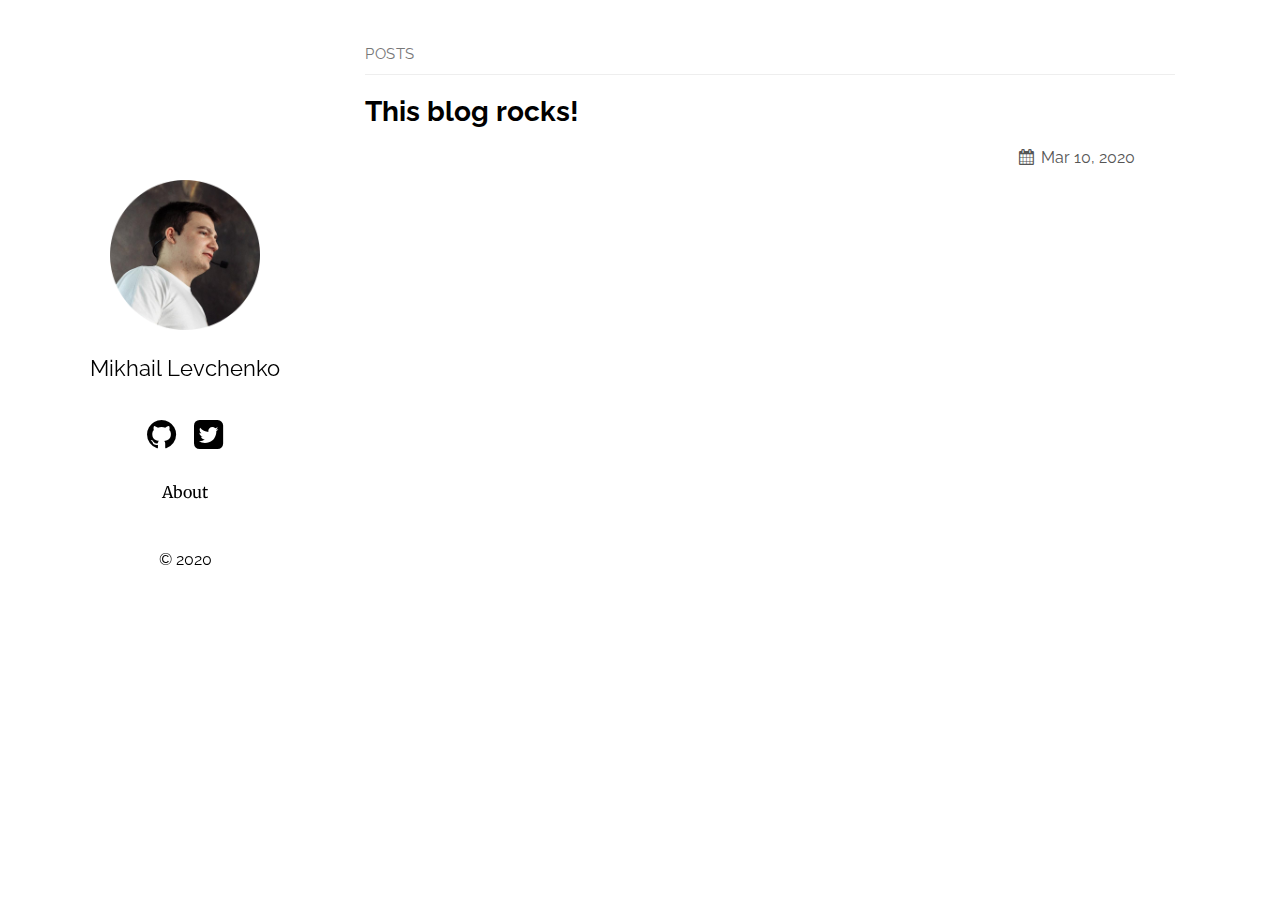
<file: index.html>
<!DOCTYPE html>
<html lang="en">
  <head><meta charset="UTF-8">
<meta name="viewport" content="width=device-width, initial-scale=1.0">
<meta http-equiv="X-UA-Compatible" content="ie=edge">
<link href="https://fonts.googleapis.com/css?family=Merriweather:300|Raleway:400,700" rel="stylesheet">
<link rel="stylesheet" href="/assets/css/style.css">
<title>Mishkun's garage</title>
<!-- Begin Jekyll SEO tag v2.6.1 -->
<title>Mishkun’s garage | A blog of functional programming cultist dedicated to spread FP truth to the Android world.</title>
<meta name="generator" content="Jekyll v4.0.0" />
<meta property="og:title" content="Mishkun’s garage" />
<meta property="og:locale" content="en_US" />
<meta name="description" content="A blog of functional programming cultist dedicated to spread FP truth to the Android world." />
<meta property="og:description" content="A blog of functional programming cultist dedicated to spread FP truth to the Android world." />
<link rel="canonical" href="http://mishkun.rocks/" />
<meta property="og:url" content="http://mishkun.rocks/" />
<meta property="og:site_name" content="Mishkun’s garage" />
<script type="application/ld+json">
{"description":"A blog of functional programming cultist dedicated to spread FP truth to the Android world.","@type":"WebSite","headline":"Mishkun’s garage","url":"http://mishkun.rocks/","name":"Mishkun’s garage","@context":"https://schema.org"}</script>
<!-- End Jekyll SEO tag -->
</head>
  <body>
    <main class="container">
      <section class="about">
        <a href="/"><img src="/assets/portfolio.png" alt="Mikhail Levchenko"></a>
        <h2 id="title">
          <a href="/">Mikhail Levchenko</a>
        </h2>
        <p class="tagline"></p>
        <ul class="social"><a href="https://github.com/Mishkun">
              <li>
                <i class="icon-github-circled"></i>
              </li>
            </a><a href="https://twitter.com/TheMishkun">
              <li>
                <i class="icon-twitter-squared"></i>
              </li>
            </a></ul><nav class="navigation">
            <ul>
              
                <li>
                  <a href="/about">About</a>
                </li>
              
            </ul>
          </nav><p>&copy;
          2020</p>
      </section>
      <section class="content">
        
<ul class="posts">
    <li>
      <h1 id="posts-label">posts</h1>
    </li><li><a class="post-link" href="/2020/03/10/First-Post.html">
          <h2 class="post-title">This blog rocks!</h2>
        </a>
        <div class="post-meta">
          <ul class="post-categories"></ul>
          <div class="post-date">
            <i class="icon-calendar"></i>
            Mar 10, 2020</div>
        </div>
        <div class="post"></div>
      </li></ul>

  <!-- <p class="feed-subscribe"><svg class="svg-icon orange">
		<use xlink:href="/assets/minima-social-icons.svg#rss"></use>
	</svg><a href="/feed.xml">Subscribe</a></p> -->
      </section>
    </main></body>
</html>
</file>
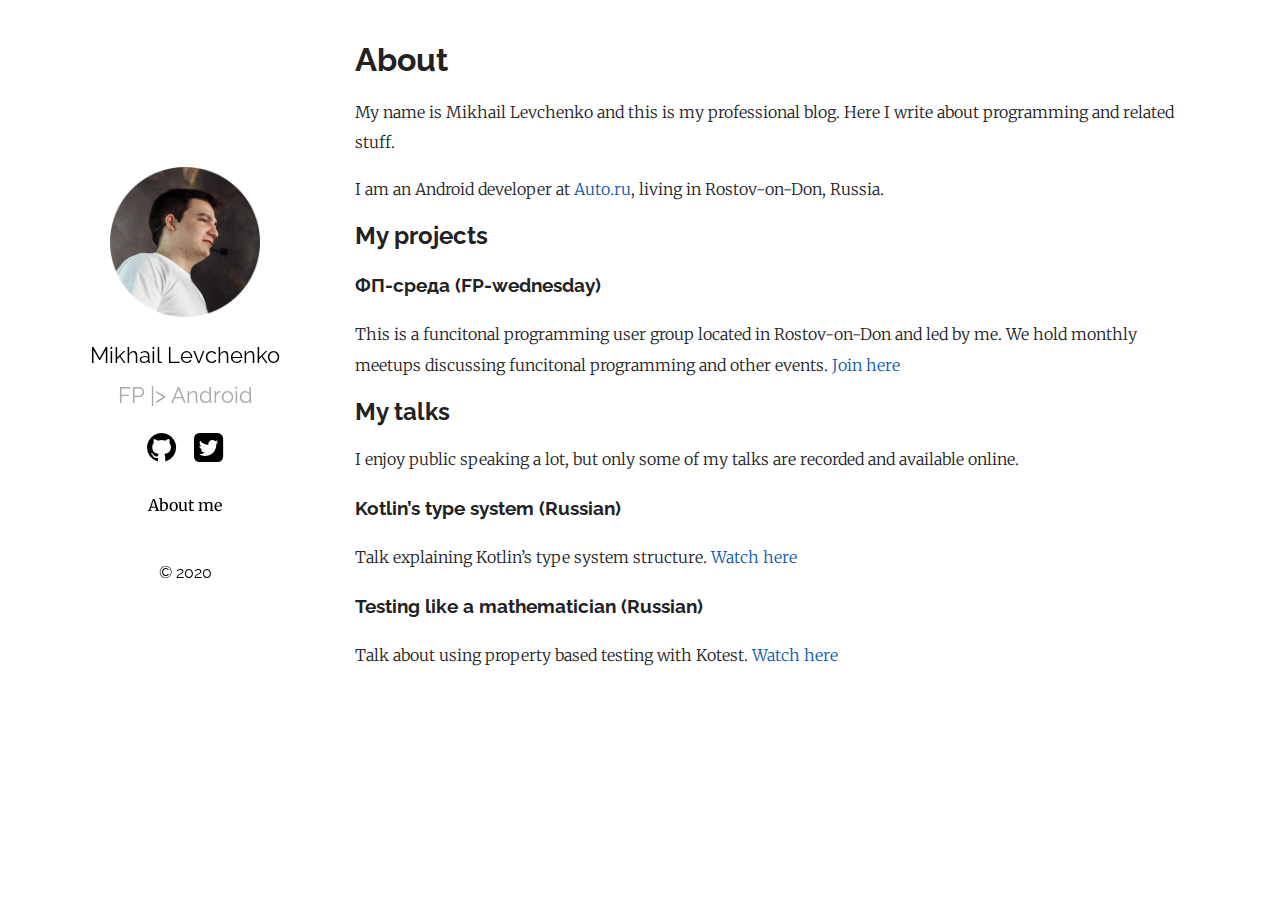
<file: about/index.html>
<!DOCTYPE html>
<html lang="en">
  <head><meta charset="UTF-8">
<meta name="viewport" content="width=device-width, initial-scale=1.0">
<meta http-equiv="X-UA-Compatible" content="ie=edge">
<link href="https://fonts.googleapis.com/css?family=Merriweather:300|Raleway:400,700" rel="stylesheet">
<link rel="stylesheet" href="/assets/css/style.css">
<title>About</title>
<!-- Begin Jekyll SEO tag v2.6.1 -->
<title>About | Mishkun’s garage</title>
<meta name="generator" content="Jekyll v4.0.0" />
<meta property="og:title" content="About" />
<meta property="og:locale" content="en_US" />
<meta name="description" content="A blog of functional programming cultist dedicated to spread FP truth to the Android world." />
<meta property="og:description" content="A blog of functional programming cultist dedicated to spread FP truth to the Android world." />
<link rel="canonical" href="http://mishkun.rocks/about/" />
<meta property="og:url" content="http://mishkun.rocks/about/" />
<meta property="og:site_name" content="Mishkun’s garage" />
<meta property="og:type" content="article" />
<meta property="article:published_time" content="2020-03-10T00:00:00-05:00" />
<script type="application/ld+json">
{"description":"A blog of functional programming cultist dedicated to spread FP truth to the Android world.","@type":"WebSite","headline":"About","url":"http://mishkun.rocks/about/","name":"Mishkun’s garage","dateModified":"2020-03-10T00:00:00-05:00","datePublished":"2020-03-10T00:00:00-05:00","@context":"https://schema.org"}</script>
<!-- End Jekyll SEO tag -->
</head>
  <body>
    <main class="container">
      <section class="about">
        <a href="/"><img src="/assets/portfolio.png" alt="Mikhail Levchenko"></a>
        <h2 id="title">
          <a href="/">Mikhail Levchenko</a>
        </h2>
        <p class="tagline">FP |> Android</p>
        <ul class="social"><a href="https://github.com/Mishkun">
              <li>
                <i class="icon-github-circled"></i>
              </li>
            </a><a href="https://twitter.com/TheMishkun">
              <li>
                <i class="icon-twitter-squared"></i>
              </li>
            </a></ul><nav class="navigation">
            <ul>
              
                <li>
                  <a href="/about">About me</a>
                </li>
              
            </ul>
          </nav><p>&copy;
          2020</p>
      </section>
      <section class="content">
        <div class="post-container">
    <div class="post">
         <h1>About</h1>
<p>My name is Mikhail Levchenko and this is my professional blog. Here I write
  about programming and related stuff.</p>
<p>I am an Android developer at <a href="auto.ru">Auto.ru</a>, living in Rostov-on-Don, Russia.</p>
<h2>My projects</h2>
<h3>ФП-среда (FP-wednesday)</h3>
<p>This is a funcitonal programming user group located in Rostov-on-Don and led by me. We
  hold monthly meetups discussing funcitonal programming and other events. <a href="https://tele.gs/lambda61">Join here</a></p>
<h2>My talks</h2>
<p>I enjoy public speaking a lot, but only some of my talks are recorded and
  available online.</p>
<h3>Kotlin&#8217;s type system (Russian)</h3>
<p>Talk explaining Kotlin&#8217;s type system structure. <a href="https://youtu.be/MorzcJq4f4g">Watch here</a></p>
<h3>Testing like a mathematician (Russian)</h3>
<p>Talk about using property based testing with Kotest. <a href="https://youtu.be/ILnY7tvjxco?t=2610">Watch here</a></p>
 
    </div>
</div>
      </section>
    </main></body>
</html>
</file>
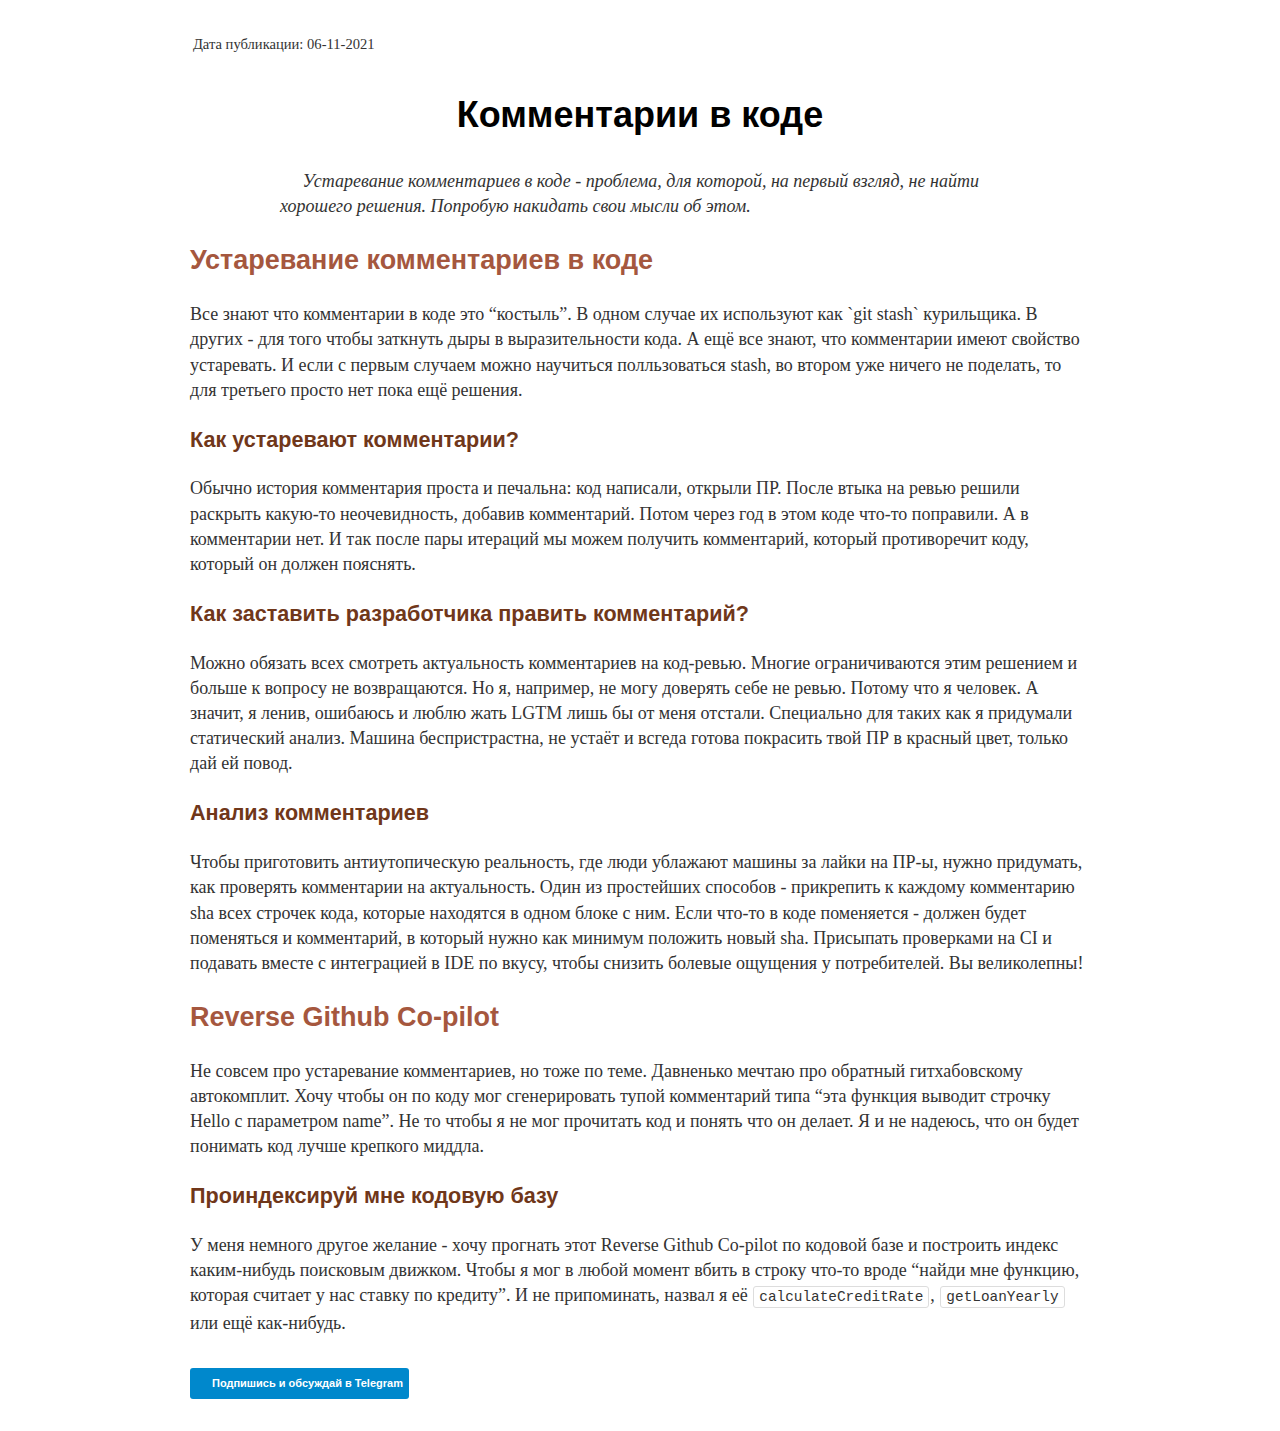
<file: docs/blog/Comments.html>
<?xml version="1.0" encoding="utf-8"?>
<!DOCTYPE html PUBLIC "-//W3C//DTD XHTML 1.0 Strict//EN"
"http://www.w3.org/TR/xhtml1/DTD/xhtml1-strict.dtd">
<html xmlns="http://www.w3.org/1999/xhtml" lang="en" xml:lang="en">
<head>
<!-- 2022-11-30 Wed 19:59 -->
<meta http-equiv="Content-Type" content="text/html;charset=utf-8" />
<meta name="viewport" content="width=device-width, initial-scale=1" />
<title>Комментарии в коде</title>
<meta name="generator" content="Org Mode" />
<style>
  #content { max-width: 60em; margin: auto; }
  .title  { text-align: center;
             margin-bottom: .2em; }
  .subtitle { text-align: center;
              font-size: medium;
              font-weight: bold;
              margin-top:0; }
  .todo   { font-family: monospace; color: red; }
  .done   { font-family: monospace; color: green; }
  .priority { font-family: monospace; color: orange; }
  .tag    { background-color: #eee; font-family: monospace;
            padding: 2px; font-size: 80%; font-weight: normal; }
  .timestamp { color: #bebebe; }
  .timestamp-kwd { color: #5f9ea0; }
  .org-right  { margin-left: auto; margin-right: 0px;  text-align: right; }
  .org-left   { margin-left: 0px;  margin-right: auto; text-align: left; }
  .org-center { margin-left: auto; margin-right: auto; text-align: center; }
  .underline { text-decoration: underline; }
  #postamble p, #preamble p { font-size: 90%; margin: .2em; }
  p.verse { margin-left: 3%; }
  pre {
    border: 1px solid #e6e6e6;
    border-radius: 3px;
    background-color: #f2f2f2;
    padding: 8pt;
    font-family: monospace;
    overflow: auto;
    margin: 1.2em;
  }
  pre.src {
    position: relative;
    overflow: auto;
  }
  pre.src:before {
    display: none;
    position: absolute;
    top: -8px;
    right: 12px;
    padding: 3px;
    color: #555;
    background-color: #f2f2f299;
  }
  pre.src:hover:before { display: inline; margin-top: 14px;}
  /* Languages per Org manual */
  pre.src-asymptote:before { content: 'Asymptote'; }
  pre.src-awk:before { content: 'Awk'; }
  pre.src-authinfo::before { content: 'Authinfo'; }
  pre.src-C:before { content: 'C'; }
  /* pre.src-C++ doesn't work in CSS */
  pre.src-clojure:before { content: 'Clojure'; }
  pre.src-css:before { content: 'CSS'; }
  pre.src-D:before { content: 'D'; }
  pre.src-ditaa:before { content: 'ditaa'; }
  pre.src-dot:before { content: 'Graphviz'; }
  pre.src-calc:before { content: 'Emacs Calc'; }
  pre.src-emacs-lisp:before { content: 'Emacs Lisp'; }
  pre.src-fortran:before { content: 'Fortran'; }
  pre.src-gnuplot:before { content: 'gnuplot'; }
  pre.src-haskell:before { content: 'Haskell'; }
  pre.src-hledger:before { content: 'hledger'; }
  pre.src-java:before { content: 'Java'; }
  pre.src-js:before { content: 'Javascript'; }
  pre.src-latex:before { content: 'LaTeX'; }
  pre.src-ledger:before { content: 'Ledger'; }
  pre.src-lisp:before { content: 'Lisp'; }
  pre.src-lilypond:before { content: 'Lilypond'; }
  pre.src-lua:before { content: 'Lua'; }
  pre.src-matlab:before { content: 'MATLAB'; }
  pre.src-mscgen:before { content: 'Mscgen'; }
  pre.src-ocaml:before { content: 'Objective Caml'; }
  pre.src-octave:before { content: 'Octave'; }
  pre.src-org:before { content: 'Org mode'; }
  pre.src-oz:before { content: 'OZ'; }
  pre.src-plantuml:before { content: 'Plantuml'; }
  pre.src-processing:before { content: 'Processing.js'; }
  pre.src-python:before { content: 'Python'; }
  pre.src-R:before { content: 'R'; }
  pre.src-ruby:before { content: 'Ruby'; }
  pre.src-sass:before { content: 'Sass'; }
  pre.src-scheme:before { content: 'Scheme'; }
  pre.src-screen:before { content: 'Gnu Screen'; }
  pre.src-sed:before { content: 'Sed'; }
  pre.src-sh:before { content: 'shell'; }
  pre.src-sql:before { content: 'SQL'; }
  pre.src-sqlite:before { content: 'SQLite'; }
  /* additional languages in org.el's org-babel-load-languages alist */
  pre.src-forth:before { content: 'Forth'; }
  pre.src-io:before { content: 'IO'; }
  pre.src-J:before { content: 'J'; }
  pre.src-makefile:before { content: 'Makefile'; }
  pre.src-maxima:before { content: 'Maxima'; }
  pre.src-perl:before { content: 'Perl'; }
  pre.src-picolisp:before { content: 'Pico Lisp'; }
  pre.src-scala:before { content: 'Scala'; }
  pre.src-shell:before { content: 'Shell Script'; }
  pre.src-ebnf2ps:before { content: 'ebfn2ps'; }
  /* additional language identifiers per "defun org-babel-execute"
       in ob-*.el */
  pre.src-cpp:before  { content: 'C++'; }
  pre.src-abc:before  { content: 'ABC'; }
  pre.src-coq:before  { content: 'Coq'; }
  pre.src-groovy:before  { content: 'Groovy'; }
  /* additional language identifiers from org-babel-shell-names in
     ob-shell.el: ob-shell is the only babel language using a lambda to put
     the execution function name together. */
  pre.src-bash:before  { content: 'bash'; }
  pre.src-csh:before  { content: 'csh'; }
  pre.src-ash:before  { content: 'ash'; }
  pre.src-dash:before  { content: 'dash'; }
  pre.src-ksh:before  { content: 'ksh'; }
  pre.src-mksh:before  { content: 'mksh'; }
  pre.src-posh:before  { content: 'posh'; }
  /* Additional Emacs modes also supported by the LaTeX listings package */
  pre.src-ada:before { content: 'Ada'; }
  pre.src-asm:before { content: 'Assembler'; }
  pre.src-caml:before { content: 'Caml'; }
  pre.src-delphi:before { content: 'Delphi'; }
  pre.src-html:before { content: 'HTML'; }
  pre.src-idl:before { content: 'IDL'; }
  pre.src-mercury:before { content: 'Mercury'; }
  pre.src-metapost:before { content: 'MetaPost'; }
  pre.src-modula-2:before { content: 'Modula-2'; }
  pre.src-pascal:before { content: 'Pascal'; }
  pre.src-ps:before { content: 'PostScript'; }
  pre.src-prolog:before { content: 'Prolog'; }
  pre.src-simula:before { content: 'Simula'; }
  pre.src-tcl:before { content: 'tcl'; }
  pre.src-tex:before { content: 'TeX'; }
  pre.src-plain-tex:before { content: 'Plain TeX'; }
  pre.src-verilog:before { content: 'Verilog'; }
  pre.src-vhdl:before { content: 'VHDL'; }
  pre.src-xml:before { content: 'XML'; }
  pre.src-nxml:before { content: 'XML'; }
  /* add a generic configuration mode; LaTeX export needs an additional
     (add-to-list 'org-latex-listings-langs '(conf " ")) in .emacs */
  pre.src-conf:before { content: 'Configuration File'; }

  table { border-collapse:collapse; }
  caption.t-above { caption-side: top; }
  caption.t-bottom { caption-side: bottom; }
  td, th { vertical-align:top;  }
  th.org-right  { text-align: center;  }
  th.org-left   { text-align: center;   }
  th.org-center { text-align: center; }
  td.org-right  { text-align: right;  }
  td.org-left   { text-align: left;   }
  td.org-center { text-align: center; }
  dt { font-weight: bold; }
  .footpara { display: inline; }
  .footdef  { margin-bottom: 1em; }
  .figure { padding: 1em; }
  .figure p { text-align: center; }
  .equation-container {
    display: table;
    text-align: center;
    width: 100%;
  }
  .equation {
    vertical-align: middle;
  }
  .equation-label {
    display: table-cell;
    text-align: right;
    vertical-align: middle;
  }
  .inlinetask {
    padding: 10px;
    border: 2px solid gray;
    margin: 10px;
    background: #ffffcc;
  }
  #org-div-home-and-up
   { text-align: right; font-size: 70%; white-space: nowrap; }
  textarea { overflow-x: auto; }
  .linenr { font-size: smaller }
  .code-highlighted { background-color: #ffff00; }
  .org-info-js_info-navigation { border-style: none; }
  #org-info-js_console-label
    { font-size: 10px; font-weight: bold; white-space: nowrap; }
  .org-info-js_search-highlight
    { background-color: #ffff00; color: #000000; font-weight: bold; }
  .org-svg { }
</style>
<style>/*! normalize.css v4.1.1 | MIT License | github.com/necolas/normalize.css */
html {
  font-family: sans-serif;
  line-height: 1.15;
  -ms-text-size-adjust: 100%;
  -webkit-text-size-adjust: 100%;
}
body {
  margin: 0;
}
article,
aside,
details,
figcaption,
figure,
footer,
header,
main,
menu,
nav,
section,
summary {
  display: block;
}
audio,
canvas,
progress,
video {
  display: inline-block;
}
audio:not([controls]) {
  display: none;
  height: 0;
}
progress {
  vertical-align: baseline;
}
[hidden],
template {
  display: none;
}
a {
  background-color: transparent;
  -webkit-text-decoration-skip: objects;
}
a:active,
a:hover {
  outline-width: 0;
}
abbr[title] {
  border-bottom: none;
  text-decoration: underline;
  -webkit-text-decoration: underline dotted;
  text-decoration: underline dotted;
}
b,
strong {
  font-weight: inherit;
  font-weight: bolder;
}
dfn {
  font-style: italic;
}
h1 {
  font-size: 2em;
  margin: 0.67em 0;
}
mark {
  background-color: #ff0;
  color: #000;
}
small {
  font-size: 80%;
}
sub,
sup {
  font-size: 75%;
  line-height: 0;
  position: relative;
  vertical-align: baseline;
}
sub {
  bottom: -0.25em;
}
sup {
  top: -0.5em;
}
img {
  border-style: none;
}
svg:not(:root) {
  overflow: hidden;
}
code,
kbd,
pre,
samp {
  font-family: monospace, monospace;
  font-size: 1em;
}
figure {
  margin: 1em 40px;
}
hr {
  box-sizing: content-box;
  height: 0;
  overflow: visible;
}
button,
input,
optgroup,
select,
textarea {
  font: inherit;
  margin: 0;
}
optgroup {
  font-weight: 700;
}
button,
input {
  overflow: visible;
}
button,
select {
  text-transform: none;
}
[type="reset"],
[type="submit"],
button,
html [type="button"] {
  -webkit-appearance: button;
}
[type="button"]::-moz-focus-inner,
[type="reset"]::-moz-focus-inner,
[type="submit"]::-moz-focus-inner,
button::-moz-focus-inner {
  border-style: none;
  padding: 0;
}
[type="button"]:-moz-focusring,
[type="reset"]:-moz-focusring,
[type="submit"]:-moz-focusring,
button:-moz-focusring {
  outline: 1px dotted ButtonText;
}
fieldset {
  border: 1px solid silver;
  margin: 0 2px;
  padding: 0.35em 0.625em 0.75em;
}
legend {
  box-sizing: border-box;
  color: inherit;
  display: table;
  max-width: 100%;
  padding: 0;
  white-space: normal;
}
textarea {
  overflow: auto;
}
[type="checkbox"],
[type="radio"] {
  box-sizing: border-box;
  padding: 0;
}
[type="number"]::-webkit-inner-spin-button,
[type="number"]::-webkit-outer-spin-button {
  height: auto;
}
[type="search"] {
  -webkit-appearance: textfield;
  outline-offset: -2px;
}
[type="search"]::-webkit-search-cancel-button,
[type="search"]::-webkit-search-decoration {
  -webkit-appearance: none;
}
::-webkit-input-placeholder {
  color: inherit;
  opacity: 0.54;
}
::-webkit-file-upload-button {
  -webkit-appearance: button;
  font: inherit;
}
body {
  color: #000;
  background-color: #fff;
}
.org-alert-high {
  color: #ff8c00;
  font-weight: 700;
}
.org-alert-low {
  color: #00008b;
}
.org-alert-moderate {
  color: gold;
  font-weight: 700;
}
.org-alert-saved-fringe {
  background-color: #f2f2f2;
}
.org-alert-trivial {
  color: Dark purple;
}
.org-alert-urgent {
  color: red;
  font-weight: 700;
}
.org-anzu-match-1 {
  color: #000;
  background-color: #7fffd4;
}
.org-anzu-match-2 {
  color: #000;
  background-color: #00ff7f;
}
.org-anzu-match-3 {
  color: #000;
  background-color: #ff0;
}
.org-anzu-mode-line,
.org-anzu-mode-line-no-match {
  color: #008b00;
  font-weight: 700;
}
.org-anzu-replace-highlight {
  color: #b0e2ff;
  background-color: #cd00cd;
}
.org-anzu-replace-to {
  color: red;
}
.org-bbdb-field-name {
  color: sienna;
}
.org-bbdb-name {
  color: #00f;
}
.org-bbdb-organization {
  color: #b22222;
}
.org-beacon-fallback-background {
  background-color: #000;
}
.org-biblio-results-header {
  color: #483d8b;
  font-size: 150%;
  font-weight: 700;
}
.org-bold {
  font-weight: 700;
}
.org-bold-italic {
  font-weight: 700;
  font-style: italic;
}
.org-bookmark-menu-bookmark {
  font-weight: 700;
}
.org-bookmark-menu-heading {
  color: #228b22;
}
.org-buffer-menu-buffer {
  font-weight: 700;
}
.org-builtin {
  color: #483d8b;
}
.org-button {
  color: #3a5fcd;
  text-decoration: underline;
}
.org-c-annotation {
  color: #008b8b;
}
.org-cal-china-x-general-holiday {
  background-color: #228b22;
}
.org-cal-china-x-important-holiday {
  background-color: #8b0000;
}
.org-calendar-iso-week {
  color: pink;
  font-weight: 700;
}
.org-calendar-iso-week-header {
  color: #0ff;
}
.org-calendar-month-header {
  color: #00f;
}
.org-calendar-today {
  text-decoration: underline;
}
.org-calendar-weekday-header {
  color: #008b8b;
}
.org-calendar-weekend-header {
  color: #b22222;
}
.org-comint-highlight-input {
  font-weight: 700;
}
.org-comint-highlight-prompt {
  color: #0000cd;
}
.org-comment,
.org-comment-delimiter {
  color: #b22222;
}
.org-compilation-column-number {
  color: #8b2252;
}
.org-compilation-error {
  color: red;
  font-weight: 700;
}
.org-compilation-info {
  color: #228b22;
  font-weight: 700;
}
.org-compilation-line-number {
  color: #a020f0;
}
.org-compilation-mode-line-exit {
  color: #228b22;
  font-weight: 700;
}
.org-compilation-mode-line-fail {
  color: red;
  font-weight: 700;
}
.org-compilation-mode-line-run,
.org-compilation-warning {
  color: #ff8c00;
  font-weight: 700;
}
.org-completions-annotations {
  font-style: italic;
}
.org-completions-first-difference {
  font-weight: 700;
}
.org-constant {
  color: #008b8b;
}
.org-cursor {
  background-color: #eead0e;
}
.org-custom-button {
  color: #000;
  background-color: #d3d3d3;
}
.org-custom-button-mouse {
  color: #000;
  background-color: #e5e5e5;
}
.org-custom-button-pressed {
  color: #000;
  background-color: #d3d3d3;
}
.org-custom-button-pressed-unraised {
  color: #8b008b;
  text-decoration: underline;
}
.org-custom-button-unraised {
  text-decoration: underline;
}
.org-custom-changed {
  color: #fff;
  background-color: #00f;
}
.org-custom-comment {
  background-color: #d9d9d9;
}
.org-custom-comment-tag {
  color: #00008b;
}
.org-custom-face-tag {
  color: #00f;
  font-weight: 700;
}
.org-custom-group-subtitle {
  font-weight: 700;
}
.org-custom-group-tag {
  color: #00f;
  font-size: 120%;
  font-weight: 700;
}
.org-custom-group-tag-1 {
  color: red;
  font-size: 120%;
  font-weight: 700;
}
.org-custom-invalid {
  color: #ff0;
  background-color: red;
}
.org-custom-link {
  color: #3a5fcd;
  text-decoration: underline;
}
.org-custom-modified {
  color: #fff;
  background-color: #00f;
}
.org-custom-rogue {
  color: pink;
  background-color: #000;
}
.org-custom-saved {
  text-decoration: underline;
}
.org-custom-set {
  color: #00f;
  background-color: #fff;
}
.org-custom-state {
  color: #006400;
}
.org-custom-themed {
  color: #fff;
  background-color: #00f;
}
.org-custom-variable-button {
  font-weight: 700;
  text-decoration: underline;
}
.org-custom-variable-tag {
  color: #00f;
  font-weight: 700;
}
.org-custom-visibility {
  color: #3a5fcd;
  font-size: 80%;
  text-decoration: underline;
}
.org-diary {
  color: red;
}
.org-diary-anniversary {
  color: #a020f0;
}
.org-diary-time {
  color: sienna;
}
.org-dired-async-failures {
  color: red;
}
.org-dired-async-message {
  color: #ff0;
}
.org-dired-async-mode-message {
  color: gold;
}
.org-dired-directory {
  color: #00f;
}
.org-dired-flagged {
  color: red;
  font-weight: 700;
}
.org-dired-header {
  color: #228b22;
}
.org-dired-ignored {
  color: #7f7f7f;
}
.org-dired-mark {
  color: #008b8b;
}
.org-dired-marked {
  color: #ff8c00;
  font-weight: 700;
}
.org-dired-perm-write {
  color: #b22222;
}
.org-dired-symlink {
  color: #a020f0;
}
.org-dired-warning {
  color: red;
  font-weight: 700;
}
.org-doc {
  color: #8b2252;
}
.org-eldoc-highlight-function-argument {
  font-weight: 700;
}
.org-epa-field-body {
  font-style: italic;
}
.org-epa-field-name,
.org-epa-mark {
  font-weight: 700;
}
.org-epa-mark {
  color: red;
}
.org-epa-string {
  color: #00008b;
}
.org-epa-validity-disabled {
  font-style: italic;
}
.org-epa-validity-high {
  font-weight: 700;
}
.org-epa-validity-low,
.org-epa-validity-medium {
  font-style: italic;
}
.org-error {
  color: red;
  font-weight: 700;
}
.org-escape-glyph {
  color: brown;
}
.org-evil-ex-commands {
  font-style: italic;
  text-decoration: underline;
}
.org-evil-ex-info {
  color: red;
  font-style: italic;
}
.org-evil-ex-lazy-highlight {
  background-color: #afeeee;
}
.org-evil-ex-search {
  color: #b0e2ff;
  background-color: #cd00cd;
}
.org-evil-ex-substitute-matches {
  background-color: #afeeee;
}
.org-evil-ex-substitute-replacement {
  color: red;
  text-decoration: underline;
}
.org-ffap {
  background-color: #b4eeb4;
}
.org-file-name-shadow {
  color: #7f7f7f;
}
.org-flycheck-error {
  text-decoration: underline;
}
.org-flycheck-error-list-checker-name {
  color: #00f;
}
.org-flycheck-error-list-column-number {
  color: #008b8b;
}
.org-flycheck-error-list-error {
  color: red;
  font-weight: 700;
}
.org-flycheck-error-list-filename {
  color: sienna;
}
.org-flycheck-error-list-highlight {
  background-color: #b4eeb4;
}
.org-flycheck-error-list-id,
.org-flycheck-error-list-id-with-explainer {
  color: #228b22;
}
.org-flycheck-error-list-info {
  color: #228b22;
  font-weight: 700;
}
.org-flycheck-error-list-line-number {
  color: #008b8b;
}
.org-flycheck-error-list-warning {
  color: #ff8c00;
  font-weight: 700;
}
.org-flycheck-fringe-error {
  color: red;
  font-weight: 700;
}
.org-flycheck-fringe-info {
  color: #228b22;
  font-weight: 700;
}
.org-flycheck-fringe-warning {
  color: #ff8c00;
  font-weight: 700;
}
.org-flycheck-info,
.org-flycheck-warning,
.org-flyspell-duplicate,
.org-flyspell-incorrect {
  text-decoration: underline;
}
.org-fringe {
  background-color: #f2f2f2;
}
.org-function-name {
  color: #00f;
}
.org-glyphless-char {
  font-size: 60%;
}
.org-golden-ratio-scroll-highlight-line {
  color: #fff;
  background-color: #53868b;
  font-weight: 700;
}
.org-header-line {
  color: #333;
  background-color: #e5e5e5;
}
.org-helm-action {
  text-decoration: underline;
}
.org-helm-bookmark-addressbook {
  color: tomato;
}
.org-helm-bookmark-directory {
  color: #8b0000;
  background-color: #d3d3d3;
}
.org-helm-bookmark-file {
  color: #00b2ee;
}
.org-helm-bookmark-file-not-found {
  color: #6c7b8b;
}
.org-helm-bookmark-gnus {
  color: #f0f;
}
.org-helm-bookmark-info {
  color: #0f0;
}
.org-helm-bookmark-man {
  color: #8b5a00;
}
.org-helm-bookmark-w3m {
  color: #ff0;
}
.org-helm-buffer-archive {
  color: gold;
}
.org-helm-buffer-directory {
  color: #8b0000;
  background-color: #d3d3d3;
}
.org-helm-buffer-file {
  color: #483d8b;
}
.org-helm-buffer-modified {
  color: #b22222;
}
.org-helm-buffer-not-saved {
  color: #ee6363;
}
.org-helm-buffer-process {
  color: #cd6839;
}
.org-helm-buffer-saved-out {
  color: red;
  background-color: #000;
}
.org-helm-buffer-size {
  color: #708090;
}
.org-helm-candidate-number,
.org-helm-candidate-number-suspended {
  color: #000;
  background-color: #faffb5;
}
.org-helm-delete-async-message {
  color: #ff0;
}
.org-helm-etags-file {
  color: #8b814c;
  text-decoration: underline;
}
.org-helm-ff-denied {
  color: red;
  background-color: #000;
}
.org-helm-ff-directory {
  color: #8b0000;
  background-color: #d3d3d3;
}
.org-helm-ff-dirs {
  color: #00f;
}
.org-helm-ff-dotted-directory {
  color: #000;
  background-color: #696969;
}
.org-helm-ff-dotted-symlink-directory {
  color: #ff8c00;
  background-color: #696969;
}
.org-helm-ff-executable {
  color: #0f0;
}
.org-helm-ff-file {
  color: #483d8b;
}
.org-helm-ff-invalid-symlink {
  color: #000;
  background-color: red;
}
.org-helm-ff-pipe {
  color: #ff0;
  background-color: #000;
}
.org-helm-ff-prefix {
  color: #000;
  background-color: #ff0;
}
.org-helm-ff-socket {
  color: #ff1493;
}
.org-helm-ff-suid {
  color: #fff;
  background-color: red;
}
.org-helm-ff-symlink {
  color: #b22222;
}
.org-helm-ff-truename {
  color: #8b2252;
}
.org-helm-grep-cmd-line {
  color: #228b22;
}
.org-helm-grep-file {
  color: #8a2be2;
  text-decoration: underline;
}
.org-helm-grep-finish {
  color: #0f0;
}
.org-helm-grep-lineno {
  color: #ff7f00;
}
.org-helm-grep-match {
  color: #b00000;
}
.org-helm-header {
  color: #333;
  background-color: #e5e5e5;
}
.org-helm-header-line-left-margin {
  color: #000;
  background-color: #ff0;
}
.org-helm-helper {
  color: #333;
  background-color: #e5e5e5;
}
.org-helm-history-deleted {
  color: #000;
  background-color: red;
}
.org-helm-history-remote {
  color: #ff6a6a;
}
.org-helm-lisp-completion-info {
  color: red;
}
.org-helm-lisp-show-completion {
  background-color: #2f4f4f;
}
.org-helm-locate-finish {
  color: #0f0;
}
.org-helm-m-x-key {
  color: orange;
  text-decoration: underline;
}
.org-helm-match {
  color: #b00000;
}
.org-helm-match-item {
  color: #b0e2ff;
  background-color: #cd00cd;
}
.org-helm-minibuffer-prompt {
  color: #0000cd;
}
.org-helm-moccur-buffer {
  color: #00ced1;
  text-decoration: underline;
}
.org-helm-non-file-buffer {
  font-style: italic;
}
.org-helm-prefarg {
  color: red;
}
.org-helm-resume-need-update {
  background-color: red;
}
.org-helm-selection {
  background-color: #097209;
}
.org-helm-selection-line {
  background-color: #b4eeb4;
}
.org-helm-separator {
  color: #ffbfb5;
}
.org-helm-source-header {
  color: #000;
  background-color: #abd7f0;
  font-size: 130%;
  font-weight: 700;
}
.org-helm-visible-mark {
  background-color: #d1f5ea;
}
.org-help-argument-name {
  font-style: italic;
}
.org-highlight {
  background-color: #b4eeb4;
}
.org-highlight-indent-guides-character {
  color: #e6e6e6;
}
.org-highlight-indent-guides-even {
  background-color: #e6e6e6;
}
.org-highlight-indent-guides-odd {
  background-color: #f3f3f3;
}
.org-highlight-indent-guides-stack-character {
  color: #ccc;
}
.org-highlight-indent-guides-stack-even {
  background-color: #ccc;
}
.org-highlight-indent-guides-stack-odd {
  background-color: #d9d9d9;
}
.org-highlight-indent-guides-top-character {
  color: #b3b3b3;
}
.org-highlight-indent-guides-top-even {
  background-color: #b3b3b3;
}
.org-highlight-indent-guides-top-odd {
  background-color: silver;
}
.org-highlight-numbers-number {
  color: #008b8b;
}
.org-hl-line {
  background-color: #b4eeb4;
}
.org-holiday {
  background-color: pink;
}
.org-hydra-face-amaranth {
  color: #e52b50;
  font-weight: 700;
}
.org-hydra-face-blue {
  color: #00f;
  font-weight: 700;
}
.org-hydra-face-pink {
  color: #ff6eb4;
  font-weight: 700;
}
.org-hydra-face-red {
  color: red;
  font-weight: 700;
}
.org-hydra-face-teal {
  color: #367588;
  font-weight: 700;
}
.org-ido-first-match {
  font-weight: 700;
}
.org-ido-incomplete-regexp {
  color: red;
  font-weight: 700;
}
.org-ido-indicator {
  color: #ff0;
  background-color: red;
}
.org-ido-only-match {
  color: #228b22;
}
.org-ido-subdir {
  color: red;
}
.org-ido-virtual {
  color: #483d8b;
}
.org-info-header-node {
  color: brown;
  font-weight: 700;
  font-style: italic;
}
.org-info-header-xref {
  color: #3a5fcd;
  text-decoration: underline;
}
.org-info-index-match {
  background-color: #ff0;
}
.org-info-menu-header {
  font-weight: 700;
}
.org-info-menu-star {
  color: red;
}
.org-info-node {
  color: brown;
  font-weight: 700;
  font-style: italic;
}
.org-info-title-1 {
  font-size: 172%;
  font-weight: 700;
}
.org-info-title-2 {
  font-size: 144%;
  font-weight: 700;
}
.org-info-title-3 {
  font-size: 120%;
  font-weight: 700;
}
.org-info-title-4 {
  font-weight: 700;
}
.org-info-xref {
  color: #3a5fcd;
  text-decoration: underline;
}
.org-isearch {
  color: #b0e2ff;
  background-color: #cd00cd;
}
.org-isearch-fail {
  background-color: #ffc1c1;
}
.org-italic {
  font-style: italic;
}
.org-keyword {
  color: #a020f0;
}
.org-lazy-highlight {
  background-color: #afeeee;
}
.org-link {
  color: #3a5fcd;
  text-decoration: underline;
}
.org-link-visited {
  color: #8b008b;
  text-decoration: underline;
}
.org-lv-separator {
  background-color: #ccc;
}
.org-match {
  background-color: #ff0;
}
.org-mcXcursor-bar {
  background-color: #000;
}
.org-mcXregion {
  background-color: gtk_selection_bg_color;
}
.org-me-dired-dim-0 {
  color: #b3b3b3;
}
.org-me-dired-dim-1 {
  color: #7f7f7f;
}
.org-me-dired-executable {
  color: #0f0;
}
.org-message-cited-text {
  color: red;
}
.org-message-header-cc {
  color: #191970;
}
.org-message-header-name {
  color: #6495ed;
}
.org-message-header-newsgroups {
  color: #00008b;
  font-weight: 700;
  font-style: italic;
}
.org-message-header-other {
  color: #4682b4;
}
.org-message-header-subject {
  color: navy;
  font-weight: 700;
}
.org-message-header-to {
  color: #191970;
  font-weight: 700;
}
.org-message-header-xheader {
  color: #00f;
}
.org-message-mml {
  color: #228b22;
}
.org-message-separator {
  color: brown;
}
.org-minibuffer-prompt {
  color: #0000cd;
}
.org-mm-command-output {
  color: #cd0000;
}
.org-mode-line {
  color: #000;
  background-color: #bfbfbf;
}
.org-mode-line-buffer-id,
.org-mode-line-buffer-id-inactive,
.org-mode-line-emphasis {
  font-weight: 700;
}
.org-mode-line-inactive {
  color: #333;
  background-color: #e5e5e5;
}
.org-mu4e-attach-number {
  color: sienna;
  font-weight: 700;
}
.org-mu4e-cited-1 {
  color: #483d8b;
  font-style: italic;
}
.org-mu4e-cited-2 {
  color: #5cacee;
  font-style: italic;
}
.org-mu4e-cited-3 {
  color: sienna;
  font-style: italic;
}
.org-mu4e-cited-4 {
  color: #a020f0;
  font-style: italic;
}
.org-mu4e-cited-5,
.org-mu4e-cited-6 {
  color: #b22222;
  font-style: italic;
}
.org-mu4e-cited-7 {
  color: #228b22;
  font-style: italic;
}
.org-mu4e-compose-header,
.org-mu4e-compose-separator {
  color: brown;
  font-style: italic;
}
.org-mu4e-contact {
  color: sienna;
}
.org-mu4e-context {
  color: #006400;
  font-weight: 700;
}
.org-mu4e-draft {
  color: #8b2252;
}
.org-mu4e-flagged {
  color: #008b8b;
  font-weight: 700;
}
.org-mu4e-footer {
  color: #b22222;
}
.org-mu4e-forwarded {
  color: #483d8b;
}
.org-mu4e-header {
  color: #000;
  background-color: #fff;
}
.org-mu4e-header-highlight {
  background-color: #000;
  font-weight: 700;
  text-decoration: underline;
}
.org-mu4e-header-key {
  color: #6495ed;
  font-weight: 700;
}
.org-mu4e-header-marks {
  color: #483d8b;
}
.org-mu4e-header-title,
.org-mu4e-header-value {
  color: #228b22;
}
.org-mu4e-highlight {
  background-color: #b4eeb4;
}
.org-mu4e-link {
  color: #3a5fcd;
  text-decoration: underline;
}
.org-mu4e-modeline {
  color: #8b4500;
  font-weight: 700;
}
.org-mu4e-moved {
  color: #b22222;
  font-style: italic;
}
.org-mu4e-ok {
  color: #b22222;
  font-weight: 700;
}
.org-mu4e-region-code {
  background-color: #2f4f4f;
}
.org-mu4e-replied,
.org-mu4e-special-header-value {
  color: #483d8b;
}
.org-mu4e-system {
  color: #b22222;
  font-style: italic;
}
.org-mu4e-title {
  color: #228b22;
  font-weight: 700;
}
.org-mu4e-trashed {
  color: #b22222;
  text-decoration: line-through;
}
.org-mu4e-unread {
  color: #a020f0;
  font-weight: 700;
}
.org-mu4e-url-number {
  color: #008b8b;
  font-weight: 700;
}
.org-mu4e-view-body {
  color: #000;
  background-color: #fff;
}
.org-mu4e-warning {
  color: red;
  font-weight: 700;
}
.org-next-error {
  background-color: gtk_selection_bg_color;
}
.org-nobreak-space {
  color: brown;
  text-decoration: underline;
}
.org-org-agenda-calendar-event,
.org-org-agenda-calendar-sexp {
  color: #000;
  background-color: #fff;
}
.org-org-agenda-clocking {
  background-color: #ff0;
}
.org-org-agenda-column-dateline {
  background-color: #e5e5e5;
}
.org-org-agenda-current-time {
  color: #b8860b;
}
.org-org-agenda-date {
  color: #00f;
}
.org-org-agenda-date-today {
  color: #00f;
  font-weight: 700;
  font-style: italic;
}
.org-org-agenda-date-weekend {
  color: #00f;
  font-weight: 700;
}
.org-org-agenda-diary {
  color: #000;
  background-color: #fff;
}
.org-org-agenda-dimmed-todo {
  color: #7f7f7f;
}
.org-org-agenda-done {
  color: #228b22;
}
.org-org-agenda-filter-category,
.org-org-agenda-filter-effort,
.org-org-agenda-filter-regexp,
.org-org-agenda-filter-tags {
  color: #000;
  background-color: #bfbfbf;
}
.org-org-agenda-restriction-lock {
  background-color: #eee;
}
.org-org-agenda-structure {
  color: #00f;
}
.org-org-archived {
  color: #7f7f7f;
}
.org-org-block {
  color: #7f7f7f;
}
.org-org-block-begin-line,
.org-org-block-end-line {
  color: #b22222;
}
.org-org-checkbox {
  font-weight: 700;
}
.org-org-checkbox-statistics-done {
  color: #228b22;
  font-weight: 700;
}
.org-org-checkbox-statistics-todo {
  color: red;
  font-weight: 700;
}
.org-org-clock-overlay {
  color: #000;
  background-color: #d3d3d3;
}
.org-org-code {
  color: #7f7f7f;
}
.org-org-column,
.org-org-column-title {
  background-color: #e5e5e5;
}
.org-org-column-title {
  font-weight: 700;
  text-decoration: underline;
}
.org-org-date {
  color: #bfaf87;
  text-decoration: underline;
}
.org-org-date-selected {
  color: red;
}
.org-org-default {
  color: #000;
  background-color: #fff;
}
.org-org-document-info {
  color: #191970;
}
.org-org-document-info-keyword {
  color: #7f7f7f;
}
.org-org-document-title {
  color: #191970;
  font-weight: 700;
}
.org-org-done {
  color: #228b22;
  font-weight: 700;
}
.org-org-drawer {
  color: #00f;
}
.org-org-ellipsis {
  color: #b8860b;
  text-decoration: underline;
}
.org-org-footnote {
  color: #96b4cd;
  text-decoration: underline;
}
.org-org-formula {
  color: #b22222;
}
.org-org-habit-alert {
  background-color: #f5f946;
}
.org-org-habit-alert-future {
  background-color: #fafca9;
}
.org-org-habit-clear {
  background-color: #8270f9;
}
.org-org-habit-clear-future {
  background-color: #d6e4fc;
}
.org-org-habit-overdue {
  background-color: #f9372d;
}
.org-org-habit-overdue-future {
  background-color: #fc9590;
}
.org-org-habit-ready {
  background-color: #4df946;
}
.org-org-habit-ready-future {
  background-color: #acfca9;
}
.org-org-headline-done {
  color: #bc8f8f;
}
.org-org-hide {
  color: #fff;
}
.org-org-latex-and-related {
  color: #8b4513;
}
.org-org-level-1 {
  color: #edd1c5;
}
.org-org-level-2 {
  color: #ebebb7;
}
.org-org-level-3 {
  color: #cce8cc;
}
.org-org-level-4 {
  color: #c9deec;
}
.org-org-level-5 {
  color: #dce3e8;
}
.org-org-level-6 {
  color: #dde6dd;
}
.org-org-level-7 {
  color: #e8e8ce;
}
.org-org-level-8 {
  color: #e8dedb;
}
.org-org-link {
  color: #c5d2dc;
  text-decoration: underline;
}
.org-org-list-dt {
  font-weight: 700;
}
.org-org-macro {
  color: #8b4513;
}
.org-org-meta-line {
  color: #b22222;
}
.org-org-mode-line-clock {
  color: #000;
  background-color: #bfbfbf;
}
.org-org-mode-line-clock-overrun {
  color: #000;
  background-color: red;
}
.org-org-priority {
  color: #a020f0;
}
.org-org-quote {
  color: #7f7f7f;
}
.org-org-ref-acronym {
  color: #ee7600;
  text-decoration: underline;
}
.org-org-ref-cite {
  color: #c3d5c3;
  text-decoration: underline;
}
.org-org-ref-glossary {
  color: #8968cd;
  text-decoration: underline;
}
.org-org-ref-label {
  color: #8b008b;
  text-decoration: underline;
}
.org-org-ref-ref {
  color: #e1cc96;
  text-decoration: underline;
}
.org-org-scheduled {
  color: #006400;
}
.org-org-scheduled-previously {
  color: #b22222;
}
.org-org-scheduled-today {
  color: #006400;
}
.org-org-sexp-date {
  color: #a020f0;
}
.org-org-special-keyword {
  color: #88949f;
}
.org-org-table {
  color: #00f;
}
.org-org-tag,
.org-org-tag-group {
  font-weight: 700;
}
.org-org-target {
  text-decoration: underline;
}
.org-org-time-grid {
  color: #b8860b;
}
.org-org-todo {
  color: red;
  font-weight: 700;
}
.org-org-upcoming-deadline {
  color: #b22222;
}
.org-org-verbatim,
.org-org-verse {
  color: #7f7f7f;
}
.org-org-warning {
  color: red;
  font-weight: 700;
}
.org-outline-1 {
  color: #00f;
}
.org-outline-2 {
  color: sienna;
}
.org-outline-3 {
  color: #a020f0;
}
.org-outline-4 {
  color: #b22222;
}
.org-outline-5 {
  color: #228b22;
}
.org-outline-6 {
  color: #008b8b;
}
.org-outline-7 {
  color: #483d8b;
}
.org-outline-8 {
  color: #8b2252;
}
.org-package-description {
  color: #000;
  background-color: #fff;
}
.org-package-name {
  color: #3a5fcd;
  text-decoration: underline;
}
.org-package-status-avail-obso {
  color: #b22222;
}
.org-package-status-available {
  color: #000;
  background-color: #fff;
}
.org-package-status-built-in {
  color: #483d8b;
}
.org-package-status-dependency {
  color: #b22222;
}
.org-package-status-disabled {
  color: red;
  font-weight: 700;
}
.org-package-status-external {
  color: #483d8b;
}
.org-package-status-held {
  color: #008b8b;
}
.org-package-status-incompat,
.org-package-status-installed {
  color: #b22222;
}
.org-package-status-unsigned {
  color: red;
  font-weight: 700;
}
.org-pdf-isearch-batch {
  background-color: #ff0;
}
.org-pdf-isearch-lazy {
  background-color: #afeeee;
}
.org-pdf-isearch-match {
  color: #b0e2ff;
  background-color: #cd00cd;
}
.org-pdf-occur-document {
  color: #8b2252;
}
.org-pdf-occur-page {
  color: #228b22;
}
.org-pdf-view-rectangle {
  background-color: #b4eeb4;
}
.org-pdf-view-region {
  background-color: gtk_selection_bg_color;
}
.org-powerline-active0 {
  color: #000;
  background-color: #bfbfbf;
}
.org-powerline-active1 {
  color: #fff;
  background-color: #2b2b2b;
}
.org-powerline-active2 {
  color: #fff;
  background-color: #666;
}
.org-powerline-inactive0 {
  color: #333;
  background-color: #e5e5e5;
}
.org-powerline-inactive1 {
  color: #333;
  background-color: #1c1c1c;
}
.org-powerline-inactive2 {
  color: #333;
  background-color: #333;
}
.org-preprocessor {
  color: #483d8b;
}
.org-query-replace {
  color: #b0e2ff;
  background-color: #cd00cd;
}
.org-rainbow-delimiters-depth-1 {
  color: #ffdead;
}
.org-rainbow-delimiters-depth-2 {
  color: #00bfff;
}
.org-rainbow-delimiters-depth-3 {
  color: #ffdead;
}
.org-rainbow-delimiters-depth-4 {
  color: #00bfff;
}
.org-rainbow-delimiters-depth-5 {
  color: #ffdead;
}
.org-rainbow-delimiters-depth-6 {
  color: #00bfff;
}
.org-rainbow-delimiters-depth-7 {
  color: #ffdead;
}
.org-rainbow-delimiters-depth-8 {
  color: #00bfff;
}
.org-rainbow-delimiters-depth-9 {
  color: #ffdead;
}
.org-rainbow-delimiters-unmatched {
  color: #88090b;
}
.org-reb-match-0 {
  background-color: #add8e6;
}
.org-reb-match-1 {
  background-color: #7fffd4;
}
.org-reb-match-2 {
  background-color: #00ff7f;
}
.org-reb-match-3 {
  background-color: #ff0;
}
.org-rectangle-preview {
  background-color: gtk_selection_bg_color;
}
.org-regexp-grouping-backslash,
.org-regexp-grouping-construct {
  font-weight: 700;
}
.org-region {
  background-color: gtk_selection_bg_color;
}
.org-secondary-selection {
  background-color: #ff0;
}
.org-semantic-highlight-edits,
.org-semantic-highlight-func-current-tag {
  background-color: #e5e5e5;
}
.org-semantic-unmatched-syntax {
  text-decoration: underline;
}
.org-sgml-namespace {
  color: #483d8b;
}
.org-sh-escaped-newline {
  color: #8b2252;
}
.org-sh-heredoc {
  color: #ee0;
}
.org-sh-quoted-exec {
  color: #f0f;
}
.org-shadow {
  color: #7f7f7f;
}
.org-show-paren-match {
  background-color: #40e0d0;
}
.org-show-paren-mismatch {
  color: #fff;
  background-color: #a020f0;
}
.org-sp-pair-overlay,
.org-sp-show-pair-enclosing {
  background-color: #b4eeb4;
}
.org-sp-show-pair-match {
  background-color: #40e0d0;
}
.org-sp-show-pair-mismatch {
  color: #fff;
  background-color: #a020f0;
}
.org-sp-wrap-overlay {
  background-color: #b4eeb4;
}
.org-sp-wrap-overlay-closing-pair {
  color: red;
  background-color: #b4eeb4;
}
.org-sp-wrap-overlay-opening-pair {
  color: #0f0;
  background-color: #b4eeb4;
}
.org-sp-wrap-tag-overlay {
  background-color: #b4eeb4;
}
.org-spaceline-flycheck-error {
  color: #fc5c94;
  background-color: #333;
}
.org-spaceline-flycheck-info {
  color: #8de6f7;
  background-color: #333;
}
.org-spaceline-flycheck-warning {
  color: #f3ea98;
  background-color: #333;
}
.org-spaceline-python-venv {
  color: #fbf;
}
.org-speedbar-button {
  color: #008b00;
}
.org-speedbar-directory {
  color: #00008b;
}
.org-speedbar-file {
  color: #008b8b;
}
.org-speedbar-highlight {
  background-color: #0f0;
}
.org-speedbar-selected {
  color: red;
  text-decoration: underline;
}
.org-speedbar-separator {
  color: #fff;
  background-color: #00f;
  text-decoration: overline;
}
.org-speedbar-tag {
  color: brown;
}
.org-string {
  color: #8b2252;
}
.org-success {
  color: #228b22;
  font-weight: 700;
}
.org-table-cell {
  color: #e5e5e5;
  background-color: #00f;
}
.org-tex-math {
  color: #8b2252;
}
.org-tool-bar {
  color: #000;
  background-color: #bfbfbf;
}
.org-tooltip {
  color: #000;
  background-color: #ffffe0;
}
.org-trailing-whitespace {
  background-color: red;
}
.org-tty-menu-disabled {
  color: #d3d3d3;
  background-color: #00f;
}
.org-tty-menu-enabled {
  color: #ff0;
  background-color: #00f;
  font-weight: 700;
}
.org-tty-menu-selected {
  background-color: red;
}
.org-type {
  color: #228b22;
}
.org-underline {
  text-decoration: underline;
}
.org-undo-tree-visualizer-active-branch {
  color: #000;
  font-weight: 700;
}
.org-undo-tree-visualizer-current {
  color: red;
}
.org-undo-tree-visualizer-default {
  color: #bebebe;
}
.org-undo-tree-visualizer-register {
  color: #ff0;
}
.org-undo-tree-visualizer-unmodified {
  color: #0ff;
}
.org-variable-name {
  color: sienna;
}
.org-vhlXdefault {
  background-color: #ff0;
}
.org-warning {
  color: #ff8c00;
  font-weight: 700;
}
.org-warning-1 {
  color: red;
  font-weight: 700;
}
.org-wgrep {
  color: #fff;
  background-color: #228b22;
}
.org-wgrep-delete {
  color: pink;
  background-color: #228b22;
}
.org-wgrep-done {
  color: #00f;
}
.org-wgrep-file {
  color: #fff;
  background-color: #228b22;
}
.org-wgrep-reject {
  color: red;
  font-weight: 700;
}
.org-which-key-command-description {
  color: #00f;
}
.org-which-key-docstring {
  color: #b22222;
}
.org-which-key-group-description {
  color: #a020f0;
}
.org-which-key-highlighted-command {
  color: #00f;
  text-decoration: underline;
}
.org-which-key-key {
  color: #008b8b;
}
.org-which-key-local-map-description {
  color: #00f;
}
.org-which-key-note,
.org-which-key-separator {
  color: #b22222;
}
.org-which-key-special-key {
  color: #008b8b;
  font-weight: 700;
}
.org-whitespace-big-indent {
  color: #b22222;
  background-color: red;
}
.org-whitespace-empty {
  color: #b22222;
  background-color: #ff0;
}
.org-whitespace-hspace {
  color: #d3d3d3;
  background-color: #cdc9a5;
}
.org-whitespace-indentation {
  color: #b22222;
  background-color: #ff0;
}
.org-whitespace-line {
  color: violet;
  background-color: #333;
}
.org-whitespace-newline {
  color: #d3d3d3;
}
.org-whitespace-space {
  color: #d3d3d3;
  background-color: #ffffe0;
}
.org-whitespace-space-after-tab {
  color: #b22222;
  background-color: #ff0;
}
.org-whitespace-space-before-tab {
  color: #b22222;
  background-color: #ff8c00;
}
.org-whitespace-tab {
  color: #d3d3d3;
  background-color: beige;
}
.org-whitespace-trailing {
  color: #ff0;
  background-color: red;
  font-weight: 700;
}
.org-widget-button {
  font-weight: 700;
}
.org-widget-button-pressed {
  color: red;
}
.org-widget-documentation {
  color: #006400;
}
.org-widget-field {
  background-color: #d9d9d9;
}
.org-widget-inactive {
  color: #7f7f7f;
}
.org-widget-single-line-field {
  background-color: #d9d9d9;
}
.org-window-divider {
  color: #999;
}
.org-window-divider-first-pixel {
  color: #ccc;
}
.org-window-divider-last-pixel {
  color: #666;
}
a {
  color: inherit;
  background-color: inherit;
  font: inherit;
  text-decoration: inherit;
}
a:hover {
  text-decoration: underline;
}
body {
  width: 95%;
  margin: 2% auto;
  font-size: 14px;
  line-height: 1.4em;
  font-family: Georgia, serif;
  color: #333;
}
@media screen and (min-width: 600px) {
  body {
    font-size: 18px;
  }
}
@media screen and (min-width: 910px) {
  body {
    width: 900px;
  }
}
::-moz-selection {
  background: #d6edff;
}
::selection {
  background: #d6edff;
}
p {
  margin: 1em auto;
}
dl,
ol,
ul {
  margin: 0 auto;
}
.title {
  margin: 0.8em auto;
  color: #000;
}
.subtitle,
.title {
  text-align: center;
}
.subtitle {
  font-size: 1.1em;
  line-height: 1.4;
  font-weight: 700;
  margin: 1em auto;
}
.abstract {
  margin: auto;
  width: 80%;
  font-style: italic;
}
.abstract p:last-of-type:before {
  content: "    ";
  white-space: pre;
}
.status {
  font-size: 90%;
  margin: 2em auto;
}
[class^="section-number-"] {
  margin-right: 0.5em;
}
[id^="orgheadline"] {
  clear: both;
}
#footnotes {
  font-size: 90%;
}
.footpara {
  display: inline;
  margin: 0.2em auto;
}
.footdef {
  margin-bottom: 1em;
}
.footdef sup {
  padding-right: 0.5em;
}
a {
  color: #527d9a;
  text-decoration: none;
}
a:hover {
  color: #035;
  border-bottom: 1px dotted;
}
figure {
  padding: 0;
  margin: 1em auto;
  text-align: center;
}
img {
  max-width: 100%;
  vertical-align: middle;
}
.MathJax_Display {
  margin: 0 !important;
  width: 90% !important;
}
h1,
h2,
h3,
h4,
h5,
h6 {
  color: #a5573e;
  line-height: 1em;
  font-family: Helvetica, sans-serif;
}
h1,
h2,
h3 {
  line-height: 1.4em;
}

h3,
h4,
h5,
h6 {
  color: #70371A;
}
h4,
h5,
h6 {
  font-size: 1em;
}
@media screen and (min-width: 600px) {
  h1 {
    font-size: 2em;
  }
  h2 {
    font-size: 1.5em;
  }
  h3 {
    font-size: 1.2em;
  }
  h1,
  h2,
  h3 {
    line-height: 1.4em;
  }
  h4,
  h5,
  h6 {
    font-size: 1.1em;
  }
}
dt {
  font-weight: 700;
}
table {
  margin: 1em auto;
  border-top: 2px solid;
  border-collapse: collapse;
}
table,
thead {
  border-bottom: 2px solid;
}
table td + td,
table th + th {
  border-left: 1px solid grey;
}
table tr {
  border-top: 1px solid #d3d3d3;
}
td,
th {
  padding: 0.3em 0.6em;
  vertical-align: middle;
}
caption.t-above {
  caption-side: top;
}
caption.t-bottom {
  caption-side: bottom;
}
caption {
  margin-bottom: 0.3em;
}
figcaption {
  margin-top: 0.3em;
}
th.org-center,
th.org-left,
th.org-right {
  text-align: center;
}
td.org-right {
  text-align: right;
}
td.org-left {
  text-align: left;
}
td.org-center {
  text-align: center;
}
blockquote {
  margin: 1em 2em;
  padding-left: 1em;
  border-left: 3px solid #ccc;
}
kbd {
  background-color: #f7f7f7;
  font-size: 80%;
  margin: 0 0.1em;
  padding: 0.1em 0.6em;
}
.todo {
  background-color: red;
}
.done,
.todo {
  color: #fff;
  padding: 0.1em 0.3em;
  border-radius: 3px;
  background-clip: padding-box;
  font-size: 80%;
  font-family: Lucida Console, monospace;
  line-height: 1;
}
.done {
  background-color: green;
}
.priority {
  color: orange;
  font-family: Lucida Console, monospace;
}
#table-of-contents li {
  clear: both;
}
.tag {
  font-family: Lucida Console, monospace;
  font-size: 0.7em;
  font-weight: 400;
}
.tag span {
  padding: 0.3em;
  float: right;
  margin-right: 0.5em;
  border: 1px solid #bbb;
  border-radius: 3px;
  background-clip: padding-box;
  color: #333;
  background-color: #eee;
  line-height: 1;
}
.timestamp {
  color: #bebebe;
  font-size: 90%;
}
.timestamp-kwd {
  color: #5f9ea0;
}
.org-right {
  margin-left: auto;
  margin-right: 0;
  text-align: right;
}
.org-left {
  margin-left: 0;
  margin-right: auto;
  text-align: left;
}
.org-center {
  margin-left: auto;
  margin-right: auto;
  text-align: center;
}
.underline {
  text-decoration: underline;
}
#postamble p,
#preamble p {
  font-size: 90%;
  margin: 0.2em;
}
p.verse {
  margin-left: 3%;
}
:not(pre) > code {
  padding: 2px 5px;
  margin: auto 1px;
  border: 1px solid #ddd;
  border-radius: 3px;
  background-clip: padding-box;
  color: #333;
  font-size: 80%;
}
.org-src-container {
  border: 1px solid #ccc;
  box-shadow: 3px 3px 3px #eee;
  font-family: Lucida Console, monospace;
  font-size: 80%;
  margin: 1em auto;
  padding: 0.1em 0.5em;
  position: relative;
}
.org-src-container > pre {
  overflow: auto;
}
.org-src-container > pre:before {
  display: block;
  position: absolute;
  background-color: #b3b3b3;
  top: 0;
  right: 0;
  padding: 0 0.5em;
  border-bottom-left-radius: 8px;
  border: 0;
  color: #fff;
  font-size: 80%;
}
.org-src-container > pre.src-sh:before {
  content: "sh";
}
.org-src-container > pre.src-bash:before {
  content: "bash";
}
.org-src-container > pre.src-emacs-lisp:before {
  content: "Emacs Lisp";
}
.org-src-container > pre.src-R:before {
  content: "R";
}
.org-src-container > pre.src-cpp:before {
  content: "C++";
}
.org-src-container > pre.src-c:before {
  content: "C";
}
.org-src-container > pre.src-html:before {
  content: "HTML";
}
.org-src-container > pre.src-javascript:before,
.org-src-container > pre.src-js:before {
  content: "Javascript";
}
.org-src-container > pre.src-abc:before {
  content: "ABC";
}
.org-src-container > pre.src-asymptote:before {
  content: "Asymptote";
}
.org-src-container > pre.src-awk:before {
  content: "Awk";
}
.org-src-container > pre.src-C:before {
  content: "C";
}
.org-src-container > pre.src-calc:before {
  content: "Calc";
}
.org-src-container > pre.src-clojure:before {
  content: "Clojure";
}
.org-src-container > pre.src-comint:before {
  content: "comint";
}
.org-src-container > pre.src-css:before {
  content: "CSS";
}
.org-src-container > pre.src-D:before {
  content: "D";
}
.org-src-container > pre.src-ditaa:before {
  content: "Ditaa";
}
.org-src-container > pre.src-dot:before {
  content: "Dot";
}
.org-src-container > pre.src-ebnf:before {
  content: "ebnf";
}
.org-src-container > pre.src-forth:before {
  content: "Forth";
}
.org-src-container > pre.src-F90:before {
  content: "Fortran";
}
.org-src-container > pre.src-gnuplot:before {
  content: "Gnuplot";
}
.org-src-container > pre.src-haskell:before {
  content: "Haskell";
}
.org-src-container > pre.src-io:before {
  content: "Io";
}
.org-src-container > pre.src-java:before {
  content: "Java";
}
.org-src-container > pre.src-latex:before {
  content: "LaTeX";
}
.org-src-container > pre.src-ledger:before {
  content: "Ledger";
}
.org-src-container > pre.src-ly:before {
  content: "Lilypond";
}
.org-src-container > pre.src-lisp:before {
  content: "Lisp";
}
.org-src-container > pre.src-makefile:before {
  content: "Make";
}
.org-src-container > pre.src-matlab:before {
  content: "Matlab";
}
.org-src-container > pre.src-max:before {
  content: "Maxima";
}
.org-src-container > pre.src-mscgen:before {
  content: "Mscgen";
}
.org-src-container > pre.src-Caml:before {
  content: "Objective";
}
.org-src-container > pre.src-octave:before {
  content: "Octave";
}
.org-src-container > pre.src-org:before {
  content: "Org";
}
.org-src-container > pre.src-perl:before {
  content: "Perl";
}
.org-src-container > pre.src-picolisp:before {
  content: "Picolisp";
}
.org-src-container > pre.src-plantuml:before {
  content: "PlantUML";
}
.org-src-container > pre.src-python:before {
  content: "Python";
}
.org-src-container > pre.src-ruby:before {
  content: "Ruby";
}
.org-src-container > pre.src-sass:before {
  content: "Sass";
}
.org-src-container > pre.src-scala:before {
  content: "Scala";
}
.org-src-container > pre.src-scheme:before {
  content: "Scheme";
}
.org-src-container > pre.src-screen:before {
  content: "Screen";
}
.org-src-container > pre.src-sed:before {
  content: "Sed";
}
.org-src-container > pre.src-shell:before {
  content: "shell";
}
.org-src-container > pre.src-shen:before {
  content: "Shen";
}
.org-src-container > pre.src-sql:before {
  content: "SQL";
}
.org-src-container > pre.src-sqlite:before {
  content: "SQLite";
}
.org-src-container > pre.src-stan:before {
  content: "Stan";
}
.org-src-container > pre.src-vala:before {
  content: "Vala";
}
.org-src-container > pre.src-axiom:before {
  content: "Axiom";
}
.org-src-container > pre.src-browser:before {
  content: "HTML";
}
.org-src-container > pre.src-cypher:before {
  content: "Neo4j";
}
.org-src-container > pre.src-elixir:before {
  content: "Elixir";
}
.org-src-container > pre.src-request:before {
  content: "http";
}
.org-src-container > pre.src-ipython:before {
  content: "iPython";
}
.org-src-container > pre.src-kotlin:before {
  content: "Kotlin";
}
.org-src-container > pre.src-Flavored Erlang lfe:before {
  content: "Lisp";
}
.org-src-container > pre.src-mongo:before {
  content: "MongoDB";
}
.org-src-container > pre.src-prolog:before {
  content: "Prolog";
}
.org-src-container > pre.src-rec:before {
  content: "rec";
}
.org-src-container > pre.src-ML sml:before {
  content: "Standard";
}
.org-src-container > pre.src-Translate translate:before {
  content: "Google";
}
.org-src-container > pre.src-typescript:before {
  content: "Typescript";
}
.org-src-container > pre.src-rust:before {
  content: "Rust";
}
.inlinetask {
  background: #ffc;
  border: 2px solid grey;
  margin: 10px;
  padding: 10px;
}
#org-div-home-and-up {
  font-size: 70%;
  text-align: right;
  white-space: nowrap;
}
.linenr {
  font-size: 90%;
}
.code-highlighted {
  background-color: #ff0;
}
#bibliography {
  font-size: 90%;
}
#bibliography table {
  width: 100%;
}
.creator {
  display: block;
}
@media screen and (min-width: 600px) {
  .creator {
    display: inline;
    float: right;
  }
}
.button {
  position: relative;
  display: inline-block;
  vertical-align: top;
  box-sizing: border-box;

  cursor: pointer;
  border-radius: 3px;
  padding: 3px 6px;

  font-family: Arial, Helvetica, sans-serif;
  font-weight: bold;
  font-size: 11px;
  color: #fff;
  text-decoration: none;
}


.github-button {
  background-color: #24292f;
}

.github-button:hover {
  background-color: #57606a;
}

.github-button:active {
  background-color: #6e7781;
}

.telegram-button {
  background-color: #0088cc;
}

.telegram-button:hover {
  background-color: #007dbb;
}

.telegram-button:active {
  background-color: #026698;
}

.button i {
  display: inline-block;
  height: 12px;
  width: 14px;
  vertical-align: middle;
  margin-right: 2px;

  background-size: contain;
}

.button:hover {
  color: #fff;
  border-bottom: 0px;
}

.button svg {
  display: inline-block;
  height: 12px;
  width: 14px;
  vertical-align: middle;
  margin-right: 2px;

}

.telegram-button i {
  background: url("https://telegram.org/img/oauth/tg_button_small.png") no-repeat;
}

.telegram-button span {
  display: inline-block;
  vertical-align: top;
}
</style>
</head>
<body>
<div id="preamble" class="status">
<p class="date">Дата публикации: 06-11-2021</p>
</div>
<div id="content" class="content">
<h1 class="title">Комментарии в коде</h1>
<div class="abstract" id="org0f6e3e6">
<p>
Устаревание комментариев в коде - проблема, для которой, на первый взгляд, не
найти хорошего решения. Попробую накидать свои мысли об этом.
</p>

</div>

<div id="outline-container-org2298ac5" class="outline-2">
<h2 id="org2298ac5">Устаревание комментариев в коде</h2>
<div class="outline-text-2" id="text-org2298ac5">
<p>
Все знают что комментарии в коде это &ldquo;костыль&rdquo;. В одном случае их используют как
`git stash` курильщика. В других - для того чтобы заткнуть дыры в выразительности
кода. А ещё все знают, что комментарии имеют свойство устаревать. И если с
первым случаем можно научиться полльзоваться stash, во втором уже ничего не
поделать, то для третьего просто нет пока ещё решения.
</p>
</div>
<div id="outline-container-org2f7232f" class="outline-3">
<h3 id="org2f7232f">Как устаревают комментарии?</h3>
<div class="outline-text-3" id="text-org2f7232f">
<p>
Обычно история комментария проста и печальна: код написали, открыли ПР. После
втыка на ревью решили раскрыть какую-то неочевидность, добавив комментарий. Потом
через год в этом коде что-то поправили. А в комментарии нет. И так после пары
итераций мы можем получить комментарий, который противоречит коду, который он
должен пояснять.
</p>
</div>
</div>
<div id="outline-container-org3442ad4" class="outline-3">
<h3 id="org3442ad4">Как заставить разработчика править комментарий?</h3>
<div class="outline-text-3" id="text-org3442ad4">
<p>
Можно обязать всех смотреть актуальность комментариев на код-ревью. Многие
ограничиваются этим решением и больше к вопросу не возвращаются. Но я, например,
не могу доверять себе не ревью. Потому что я человек. А значит, я ленив,
ошибаюсь и люблю жать LGTM лишь бы от меня отстали. Специально для таких как я
придумали статический анализ. Машина беспристрастна, не устаёт и всгеда готова
покрасить твой ПР в красный цвет, только дай ей повод.
</p>
</div>
</div>
<div id="outline-container-orgb26f5b4" class="outline-3">
<h3 id="orgb26f5b4">Анализ комментариев</h3>
<div class="outline-text-3" id="text-orgb26f5b4">
<p>
Чтобы приготовить антиутопическую реальность, где люди ублажают машины за лайки на
ПР-ы, нужно придумать, как проверять комментарии на актуальность. Один из
простейших способов - прикрепить к каждому комментарию sha всех строчек кода,
которые находятся в одном блоке с ним. Если что-то в коде поменяется - должен
будет поменяться и комментарий, в который нужно как минимум положить новый sha.
Присыпать проверками на CI и подавать вместе с интеграцией в IDE по вкусу, чтобы
снизить болевые ощущения у потребителей. Вы великолепны!
</p>
</div>
</div>
</div>
<div id="outline-container-org1d0da72" class="outline-2">
<h2 id="org1d0da72">Reverse Github Co-pilot</h2>
<div class="outline-text-2" id="text-org1d0da72">
<p>
Не совсем про устаревание комментариев, но тоже по теме. Давненько мечтаю про
обратный гитхабовскому автокомплит. Хочу чтобы он по коду мог сгенерировать
тупой комментарий типа &ldquo;эта функция выводит строчку Hello с параметром name&rdquo;. Не
то чтобы я не мог прочитать код и понять что он делает. Я и не надеюсь, что он
будет понимать код лучше крепкого миддла.
</p>
</div>
<div id="outline-container-orgef0eb0a" class="outline-3">
<h3 id="orgef0eb0a">Проиндексируй мне кодовую базу</h3>
<div class="outline-text-3" id="text-orgef0eb0a">
<p>
У меня немного другое желание - хочу прогнать этот Reverse Github Co-pilot по
кодовой базе и построить индекс каким-нибудь поисковым движком. Чтобы я мог в
любой момент вбить в строку что-то вроде &ldquo;найди мне функцию, которая считает
у нас ставку по кредиту&rdquo;. И не припоминать, назвал я её <code>calculateCreditRate</code>,
<code>getLoanYearly</code> или ещё как-нибудь.
</p>
</div>
</div>
</div>
</div>
<div id="postamble" class="status">
<a class="telegram-button button" href="https://t.me/izpodshtorki" target="_blank"><i></i><span>Подпишись и обсуждай в Telegram</span></a>
</div>
</body>
</html>
</file>
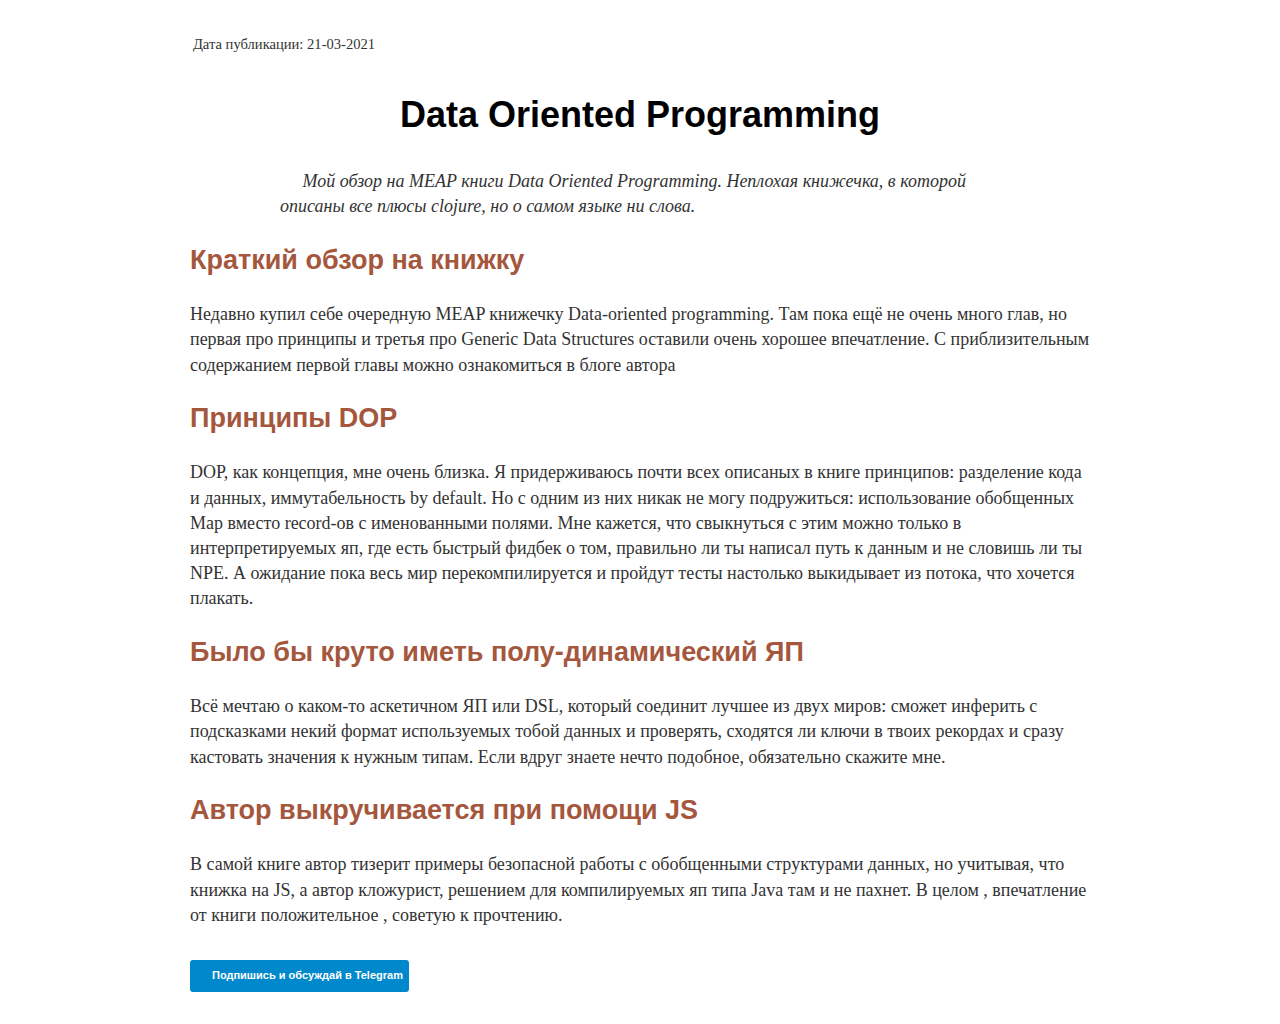
<file: docs/blog/Data-oriented-programming.html>
<?xml version="1.0" encoding="utf-8"?>
<!DOCTYPE html PUBLIC "-//W3C//DTD XHTML 1.0 Strict//EN"
"http://www.w3.org/TR/xhtml1/DTD/xhtml1-strict.dtd">
<html xmlns="http://www.w3.org/1999/xhtml" lang="en" xml:lang="en">
<head>
<!-- 2022-11-30 Wed 19:59 -->
<meta http-equiv="Content-Type" content="text/html;charset=utf-8" />
<meta name="viewport" content="width=device-width, initial-scale=1" />
<title>Data Oriented Programming</title>
<meta name="generator" content="Org Mode" />
<style>
  #content { max-width: 60em; margin: auto; }
  .title  { text-align: center;
             margin-bottom: .2em; }
  .subtitle { text-align: center;
              font-size: medium;
              font-weight: bold;
              margin-top:0; }
  .todo   { font-family: monospace; color: red; }
  .done   { font-family: monospace; color: green; }
  .priority { font-family: monospace; color: orange; }
  .tag    { background-color: #eee; font-family: monospace;
            padding: 2px; font-size: 80%; font-weight: normal; }
  .timestamp { color: #bebebe; }
  .timestamp-kwd { color: #5f9ea0; }
  .org-right  { margin-left: auto; margin-right: 0px;  text-align: right; }
  .org-left   { margin-left: 0px;  margin-right: auto; text-align: left; }
  .org-center { margin-left: auto; margin-right: auto; text-align: center; }
  .underline { text-decoration: underline; }
  #postamble p, #preamble p { font-size: 90%; margin: .2em; }
  p.verse { margin-left: 3%; }
  pre {
    border: 1px solid #e6e6e6;
    border-radius: 3px;
    background-color: #f2f2f2;
    padding: 8pt;
    font-family: monospace;
    overflow: auto;
    margin: 1.2em;
  }
  pre.src {
    position: relative;
    overflow: auto;
  }
  pre.src:before {
    display: none;
    position: absolute;
    top: -8px;
    right: 12px;
    padding: 3px;
    color: #555;
    background-color: #f2f2f299;
  }
  pre.src:hover:before { display: inline; margin-top: 14px;}
  /* Languages per Org manual */
  pre.src-asymptote:before { content: 'Asymptote'; }
  pre.src-awk:before { content: 'Awk'; }
  pre.src-authinfo::before { content: 'Authinfo'; }
  pre.src-C:before { content: 'C'; }
  /* pre.src-C++ doesn't work in CSS */
  pre.src-clojure:before { content: 'Clojure'; }
  pre.src-css:before { content: 'CSS'; }
  pre.src-D:before { content: 'D'; }
  pre.src-ditaa:before { content: 'ditaa'; }
  pre.src-dot:before { content: 'Graphviz'; }
  pre.src-calc:before { content: 'Emacs Calc'; }
  pre.src-emacs-lisp:before { content: 'Emacs Lisp'; }
  pre.src-fortran:before { content: 'Fortran'; }
  pre.src-gnuplot:before { content: 'gnuplot'; }
  pre.src-haskell:before { content: 'Haskell'; }
  pre.src-hledger:before { content: 'hledger'; }
  pre.src-java:before { content: 'Java'; }
  pre.src-js:before { content: 'Javascript'; }
  pre.src-latex:before { content: 'LaTeX'; }
  pre.src-ledger:before { content: 'Ledger'; }
  pre.src-lisp:before { content: 'Lisp'; }
  pre.src-lilypond:before { content: 'Lilypond'; }
  pre.src-lua:before { content: 'Lua'; }
  pre.src-matlab:before { content: 'MATLAB'; }
  pre.src-mscgen:before { content: 'Mscgen'; }
  pre.src-ocaml:before { content: 'Objective Caml'; }
  pre.src-octave:before { content: 'Octave'; }
  pre.src-org:before { content: 'Org mode'; }
  pre.src-oz:before { content: 'OZ'; }
  pre.src-plantuml:before { content: 'Plantuml'; }
  pre.src-processing:before { content: 'Processing.js'; }
  pre.src-python:before { content: 'Python'; }
  pre.src-R:before { content: 'R'; }
  pre.src-ruby:before { content: 'Ruby'; }
  pre.src-sass:before { content: 'Sass'; }
  pre.src-scheme:before { content: 'Scheme'; }
  pre.src-screen:before { content: 'Gnu Screen'; }
  pre.src-sed:before { content: 'Sed'; }
  pre.src-sh:before { content: 'shell'; }
  pre.src-sql:before { content: 'SQL'; }
  pre.src-sqlite:before { content: 'SQLite'; }
  /* additional languages in org.el's org-babel-load-languages alist */
  pre.src-forth:before { content: 'Forth'; }
  pre.src-io:before { content: 'IO'; }
  pre.src-J:before { content: 'J'; }
  pre.src-makefile:before { content: 'Makefile'; }
  pre.src-maxima:before { content: 'Maxima'; }
  pre.src-perl:before { content: 'Perl'; }
  pre.src-picolisp:before { content: 'Pico Lisp'; }
  pre.src-scala:before { content: 'Scala'; }
  pre.src-shell:before { content: 'Shell Script'; }
  pre.src-ebnf2ps:before { content: 'ebfn2ps'; }
  /* additional language identifiers per "defun org-babel-execute"
       in ob-*.el */
  pre.src-cpp:before  { content: 'C++'; }
  pre.src-abc:before  { content: 'ABC'; }
  pre.src-coq:before  { content: 'Coq'; }
  pre.src-groovy:before  { content: 'Groovy'; }
  /* additional language identifiers from org-babel-shell-names in
     ob-shell.el: ob-shell is the only babel language using a lambda to put
     the execution function name together. */
  pre.src-bash:before  { content: 'bash'; }
  pre.src-csh:before  { content: 'csh'; }
  pre.src-ash:before  { content: 'ash'; }
  pre.src-dash:before  { content: 'dash'; }
  pre.src-ksh:before  { content: 'ksh'; }
  pre.src-mksh:before  { content: 'mksh'; }
  pre.src-posh:before  { content: 'posh'; }
  /* Additional Emacs modes also supported by the LaTeX listings package */
  pre.src-ada:before { content: 'Ada'; }
  pre.src-asm:before { content: 'Assembler'; }
  pre.src-caml:before { content: 'Caml'; }
  pre.src-delphi:before { content: 'Delphi'; }
  pre.src-html:before { content: 'HTML'; }
  pre.src-idl:before { content: 'IDL'; }
  pre.src-mercury:before { content: 'Mercury'; }
  pre.src-metapost:before { content: 'MetaPost'; }
  pre.src-modula-2:before { content: 'Modula-2'; }
  pre.src-pascal:before { content: 'Pascal'; }
  pre.src-ps:before { content: 'PostScript'; }
  pre.src-prolog:before { content: 'Prolog'; }
  pre.src-simula:before { content: 'Simula'; }
  pre.src-tcl:before { content: 'tcl'; }
  pre.src-tex:before { content: 'TeX'; }
  pre.src-plain-tex:before { content: 'Plain TeX'; }
  pre.src-verilog:before { content: 'Verilog'; }
  pre.src-vhdl:before { content: 'VHDL'; }
  pre.src-xml:before { content: 'XML'; }
  pre.src-nxml:before { content: 'XML'; }
  /* add a generic configuration mode; LaTeX export needs an additional
     (add-to-list 'org-latex-listings-langs '(conf " ")) in .emacs */
  pre.src-conf:before { content: 'Configuration File'; }

  table { border-collapse:collapse; }
  caption.t-above { caption-side: top; }
  caption.t-bottom { caption-side: bottom; }
  td, th { vertical-align:top;  }
  th.org-right  { text-align: center;  }
  th.org-left   { text-align: center;   }
  th.org-center { text-align: center; }
  td.org-right  { text-align: right;  }
  td.org-left   { text-align: left;   }
  td.org-center { text-align: center; }
  dt { font-weight: bold; }
  .footpara { display: inline; }
  .footdef  { margin-bottom: 1em; }
  .figure { padding: 1em; }
  .figure p { text-align: center; }
  .equation-container {
    display: table;
    text-align: center;
    width: 100%;
  }
  .equation {
    vertical-align: middle;
  }
  .equation-label {
    display: table-cell;
    text-align: right;
    vertical-align: middle;
  }
  .inlinetask {
    padding: 10px;
    border: 2px solid gray;
    margin: 10px;
    background: #ffffcc;
  }
  #org-div-home-and-up
   { text-align: right; font-size: 70%; white-space: nowrap; }
  textarea { overflow-x: auto; }
  .linenr { font-size: smaller }
  .code-highlighted { background-color: #ffff00; }
  .org-info-js_info-navigation { border-style: none; }
  #org-info-js_console-label
    { font-size: 10px; font-weight: bold; white-space: nowrap; }
  .org-info-js_search-highlight
    { background-color: #ffff00; color: #000000; font-weight: bold; }
  .org-svg { }
</style>
<style>/*! normalize.css v4.1.1 | MIT License | github.com/necolas/normalize.css */
html {
  font-family: sans-serif;
  line-height: 1.15;
  -ms-text-size-adjust: 100%;
  -webkit-text-size-adjust: 100%;
}
body {
  margin: 0;
}
article,
aside,
details,
figcaption,
figure,
footer,
header,
main,
menu,
nav,
section,
summary {
  display: block;
}
audio,
canvas,
progress,
video {
  display: inline-block;
}
audio:not([controls]) {
  display: none;
  height: 0;
}
progress {
  vertical-align: baseline;
}
[hidden],
template {
  display: none;
}
a {
  background-color: transparent;
  -webkit-text-decoration-skip: objects;
}
a:active,
a:hover {
  outline-width: 0;
}
abbr[title] {
  border-bottom: none;
  text-decoration: underline;
  -webkit-text-decoration: underline dotted;
  text-decoration: underline dotted;
}
b,
strong {
  font-weight: inherit;
  font-weight: bolder;
}
dfn {
  font-style: italic;
}
h1 {
  font-size: 2em;
  margin: 0.67em 0;
}
mark {
  background-color: #ff0;
  color: #000;
}
small {
  font-size: 80%;
}
sub,
sup {
  font-size: 75%;
  line-height: 0;
  position: relative;
  vertical-align: baseline;
}
sub {
  bottom: -0.25em;
}
sup {
  top: -0.5em;
}
img {
  border-style: none;
}
svg:not(:root) {
  overflow: hidden;
}
code,
kbd,
pre,
samp {
  font-family: monospace, monospace;
  font-size: 1em;
}
figure {
  margin: 1em 40px;
}
hr {
  box-sizing: content-box;
  height: 0;
  overflow: visible;
}
button,
input,
optgroup,
select,
textarea {
  font: inherit;
  margin: 0;
}
optgroup {
  font-weight: 700;
}
button,
input {
  overflow: visible;
}
button,
select {
  text-transform: none;
}
[type="reset"],
[type="submit"],
button,
html [type="button"] {
  -webkit-appearance: button;
}
[type="button"]::-moz-focus-inner,
[type="reset"]::-moz-focus-inner,
[type="submit"]::-moz-focus-inner,
button::-moz-focus-inner {
  border-style: none;
  padding: 0;
}
[type="button"]:-moz-focusring,
[type="reset"]:-moz-focusring,
[type="submit"]:-moz-focusring,
button:-moz-focusring {
  outline: 1px dotted ButtonText;
}
fieldset {
  border: 1px solid silver;
  margin: 0 2px;
  padding: 0.35em 0.625em 0.75em;
}
legend {
  box-sizing: border-box;
  color: inherit;
  display: table;
  max-width: 100%;
  padding: 0;
  white-space: normal;
}
textarea {
  overflow: auto;
}
[type="checkbox"],
[type="radio"] {
  box-sizing: border-box;
  padding: 0;
}
[type="number"]::-webkit-inner-spin-button,
[type="number"]::-webkit-outer-spin-button {
  height: auto;
}
[type="search"] {
  -webkit-appearance: textfield;
  outline-offset: -2px;
}
[type="search"]::-webkit-search-cancel-button,
[type="search"]::-webkit-search-decoration {
  -webkit-appearance: none;
}
::-webkit-input-placeholder {
  color: inherit;
  opacity: 0.54;
}
::-webkit-file-upload-button {
  -webkit-appearance: button;
  font: inherit;
}
body {
  color: #000;
  background-color: #fff;
}
.org-alert-high {
  color: #ff8c00;
  font-weight: 700;
}
.org-alert-low {
  color: #00008b;
}
.org-alert-moderate {
  color: gold;
  font-weight: 700;
}
.org-alert-saved-fringe {
  background-color: #f2f2f2;
}
.org-alert-trivial {
  color: Dark purple;
}
.org-alert-urgent {
  color: red;
  font-weight: 700;
}
.org-anzu-match-1 {
  color: #000;
  background-color: #7fffd4;
}
.org-anzu-match-2 {
  color: #000;
  background-color: #00ff7f;
}
.org-anzu-match-3 {
  color: #000;
  background-color: #ff0;
}
.org-anzu-mode-line,
.org-anzu-mode-line-no-match {
  color: #008b00;
  font-weight: 700;
}
.org-anzu-replace-highlight {
  color: #b0e2ff;
  background-color: #cd00cd;
}
.org-anzu-replace-to {
  color: red;
}
.org-bbdb-field-name {
  color: sienna;
}
.org-bbdb-name {
  color: #00f;
}
.org-bbdb-organization {
  color: #b22222;
}
.org-beacon-fallback-background {
  background-color: #000;
}
.org-biblio-results-header {
  color: #483d8b;
  font-size: 150%;
  font-weight: 700;
}
.org-bold {
  font-weight: 700;
}
.org-bold-italic {
  font-weight: 700;
  font-style: italic;
}
.org-bookmark-menu-bookmark {
  font-weight: 700;
}
.org-bookmark-menu-heading {
  color: #228b22;
}
.org-buffer-menu-buffer {
  font-weight: 700;
}
.org-builtin {
  color: #483d8b;
}
.org-button {
  color: #3a5fcd;
  text-decoration: underline;
}
.org-c-annotation {
  color: #008b8b;
}
.org-cal-china-x-general-holiday {
  background-color: #228b22;
}
.org-cal-china-x-important-holiday {
  background-color: #8b0000;
}
.org-calendar-iso-week {
  color: pink;
  font-weight: 700;
}
.org-calendar-iso-week-header {
  color: #0ff;
}
.org-calendar-month-header {
  color: #00f;
}
.org-calendar-today {
  text-decoration: underline;
}
.org-calendar-weekday-header {
  color: #008b8b;
}
.org-calendar-weekend-header {
  color: #b22222;
}
.org-comint-highlight-input {
  font-weight: 700;
}
.org-comint-highlight-prompt {
  color: #0000cd;
}
.org-comment,
.org-comment-delimiter {
  color: #b22222;
}
.org-compilation-column-number {
  color: #8b2252;
}
.org-compilation-error {
  color: red;
  font-weight: 700;
}
.org-compilation-info {
  color: #228b22;
  font-weight: 700;
}
.org-compilation-line-number {
  color: #a020f0;
}
.org-compilation-mode-line-exit {
  color: #228b22;
  font-weight: 700;
}
.org-compilation-mode-line-fail {
  color: red;
  font-weight: 700;
}
.org-compilation-mode-line-run,
.org-compilation-warning {
  color: #ff8c00;
  font-weight: 700;
}
.org-completions-annotations {
  font-style: italic;
}
.org-completions-first-difference {
  font-weight: 700;
}
.org-constant {
  color: #008b8b;
}
.org-cursor {
  background-color: #eead0e;
}
.org-custom-button {
  color: #000;
  background-color: #d3d3d3;
}
.org-custom-button-mouse {
  color: #000;
  background-color: #e5e5e5;
}
.org-custom-button-pressed {
  color: #000;
  background-color: #d3d3d3;
}
.org-custom-button-pressed-unraised {
  color: #8b008b;
  text-decoration: underline;
}
.org-custom-button-unraised {
  text-decoration: underline;
}
.org-custom-changed {
  color: #fff;
  background-color: #00f;
}
.org-custom-comment {
  background-color: #d9d9d9;
}
.org-custom-comment-tag {
  color: #00008b;
}
.org-custom-face-tag {
  color: #00f;
  font-weight: 700;
}
.org-custom-group-subtitle {
  font-weight: 700;
}
.org-custom-group-tag {
  color: #00f;
  font-size: 120%;
  font-weight: 700;
}
.org-custom-group-tag-1 {
  color: red;
  font-size: 120%;
  font-weight: 700;
}
.org-custom-invalid {
  color: #ff0;
  background-color: red;
}
.org-custom-link {
  color: #3a5fcd;
  text-decoration: underline;
}
.org-custom-modified {
  color: #fff;
  background-color: #00f;
}
.org-custom-rogue {
  color: pink;
  background-color: #000;
}
.org-custom-saved {
  text-decoration: underline;
}
.org-custom-set {
  color: #00f;
  background-color: #fff;
}
.org-custom-state {
  color: #006400;
}
.org-custom-themed {
  color: #fff;
  background-color: #00f;
}
.org-custom-variable-button {
  font-weight: 700;
  text-decoration: underline;
}
.org-custom-variable-tag {
  color: #00f;
  font-weight: 700;
}
.org-custom-visibility {
  color: #3a5fcd;
  font-size: 80%;
  text-decoration: underline;
}
.org-diary {
  color: red;
}
.org-diary-anniversary {
  color: #a020f0;
}
.org-diary-time {
  color: sienna;
}
.org-dired-async-failures {
  color: red;
}
.org-dired-async-message {
  color: #ff0;
}
.org-dired-async-mode-message {
  color: gold;
}
.org-dired-directory {
  color: #00f;
}
.org-dired-flagged {
  color: red;
  font-weight: 700;
}
.org-dired-header {
  color: #228b22;
}
.org-dired-ignored {
  color: #7f7f7f;
}
.org-dired-mark {
  color: #008b8b;
}
.org-dired-marked {
  color: #ff8c00;
  font-weight: 700;
}
.org-dired-perm-write {
  color: #b22222;
}
.org-dired-symlink {
  color: #a020f0;
}
.org-dired-warning {
  color: red;
  font-weight: 700;
}
.org-doc {
  color: #8b2252;
}
.org-eldoc-highlight-function-argument {
  font-weight: 700;
}
.org-epa-field-body {
  font-style: italic;
}
.org-epa-field-name,
.org-epa-mark {
  font-weight: 700;
}
.org-epa-mark {
  color: red;
}
.org-epa-string {
  color: #00008b;
}
.org-epa-validity-disabled {
  font-style: italic;
}
.org-epa-validity-high {
  font-weight: 700;
}
.org-epa-validity-low,
.org-epa-validity-medium {
  font-style: italic;
}
.org-error {
  color: red;
  font-weight: 700;
}
.org-escape-glyph {
  color: brown;
}
.org-evil-ex-commands {
  font-style: italic;
  text-decoration: underline;
}
.org-evil-ex-info {
  color: red;
  font-style: italic;
}
.org-evil-ex-lazy-highlight {
  background-color: #afeeee;
}
.org-evil-ex-search {
  color: #b0e2ff;
  background-color: #cd00cd;
}
.org-evil-ex-substitute-matches {
  background-color: #afeeee;
}
.org-evil-ex-substitute-replacement {
  color: red;
  text-decoration: underline;
}
.org-ffap {
  background-color: #b4eeb4;
}
.org-file-name-shadow {
  color: #7f7f7f;
}
.org-flycheck-error {
  text-decoration: underline;
}
.org-flycheck-error-list-checker-name {
  color: #00f;
}
.org-flycheck-error-list-column-number {
  color: #008b8b;
}
.org-flycheck-error-list-error {
  color: red;
  font-weight: 700;
}
.org-flycheck-error-list-filename {
  color: sienna;
}
.org-flycheck-error-list-highlight {
  background-color: #b4eeb4;
}
.org-flycheck-error-list-id,
.org-flycheck-error-list-id-with-explainer {
  color: #228b22;
}
.org-flycheck-error-list-info {
  color: #228b22;
  font-weight: 700;
}
.org-flycheck-error-list-line-number {
  color: #008b8b;
}
.org-flycheck-error-list-warning {
  color: #ff8c00;
  font-weight: 700;
}
.org-flycheck-fringe-error {
  color: red;
  font-weight: 700;
}
.org-flycheck-fringe-info {
  color: #228b22;
  font-weight: 700;
}
.org-flycheck-fringe-warning {
  color: #ff8c00;
  font-weight: 700;
}
.org-flycheck-info,
.org-flycheck-warning,
.org-flyspell-duplicate,
.org-flyspell-incorrect {
  text-decoration: underline;
}
.org-fringe {
  background-color: #f2f2f2;
}
.org-function-name {
  color: #00f;
}
.org-glyphless-char {
  font-size: 60%;
}
.org-golden-ratio-scroll-highlight-line {
  color: #fff;
  background-color: #53868b;
  font-weight: 700;
}
.org-header-line {
  color: #333;
  background-color: #e5e5e5;
}
.org-helm-action {
  text-decoration: underline;
}
.org-helm-bookmark-addressbook {
  color: tomato;
}
.org-helm-bookmark-directory {
  color: #8b0000;
  background-color: #d3d3d3;
}
.org-helm-bookmark-file {
  color: #00b2ee;
}
.org-helm-bookmark-file-not-found {
  color: #6c7b8b;
}
.org-helm-bookmark-gnus {
  color: #f0f;
}
.org-helm-bookmark-info {
  color: #0f0;
}
.org-helm-bookmark-man {
  color: #8b5a00;
}
.org-helm-bookmark-w3m {
  color: #ff0;
}
.org-helm-buffer-archive {
  color: gold;
}
.org-helm-buffer-directory {
  color: #8b0000;
  background-color: #d3d3d3;
}
.org-helm-buffer-file {
  color: #483d8b;
}
.org-helm-buffer-modified {
  color: #b22222;
}
.org-helm-buffer-not-saved {
  color: #ee6363;
}
.org-helm-buffer-process {
  color: #cd6839;
}
.org-helm-buffer-saved-out {
  color: red;
  background-color: #000;
}
.org-helm-buffer-size {
  color: #708090;
}
.org-helm-candidate-number,
.org-helm-candidate-number-suspended {
  color: #000;
  background-color: #faffb5;
}
.org-helm-delete-async-message {
  color: #ff0;
}
.org-helm-etags-file {
  color: #8b814c;
  text-decoration: underline;
}
.org-helm-ff-denied {
  color: red;
  background-color: #000;
}
.org-helm-ff-directory {
  color: #8b0000;
  background-color: #d3d3d3;
}
.org-helm-ff-dirs {
  color: #00f;
}
.org-helm-ff-dotted-directory {
  color: #000;
  background-color: #696969;
}
.org-helm-ff-dotted-symlink-directory {
  color: #ff8c00;
  background-color: #696969;
}
.org-helm-ff-executable {
  color: #0f0;
}
.org-helm-ff-file {
  color: #483d8b;
}
.org-helm-ff-invalid-symlink {
  color: #000;
  background-color: red;
}
.org-helm-ff-pipe {
  color: #ff0;
  background-color: #000;
}
.org-helm-ff-prefix {
  color: #000;
  background-color: #ff0;
}
.org-helm-ff-socket {
  color: #ff1493;
}
.org-helm-ff-suid {
  color: #fff;
  background-color: red;
}
.org-helm-ff-symlink {
  color: #b22222;
}
.org-helm-ff-truename {
  color: #8b2252;
}
.org-helm-grep-cmd-line {
  color: #228b22;
}
.org-helm-grep-file {
  color: #8a2be2;
  text-decoration: underline;
}
.org-helm-grep-finish {
  color: #0f0;
}
.org-helm-grep-lineno {
  color: #ff7f00;
}
.org-helm-grep-match {
  color: #b00000;
}
.org-helm-header {
  color: #333;
  background-color: #e5e5e5;
}
.org-helm-header-line-left-margin {
  color: #000;
  background-color: #ff0;
}
.org-helm-helper {
  color: #333;
  background-color: #e5e5e5;
}
.org-helm-history-deleted {
  color: #000;
  background-color: red;
}
.org-helm-history-remote {
  color: #ff6a6a;
}
.org-helm-lisp-completion-info {
  color: red;
}
.org-helm-lisp-show-completion {
  background-color: #2f4f4f;
}
.org-helm-locate-finish {
  color: #0f0;
}
.org-helm-m-x-key {
  color: orange;
  text-decoration: underline;
}
.org-helm-match {
  color: #b00000;
}
.org-helm-match-item {
  color: #b0e2ff;
  background-color: #cd00cd;
}
.org-helm-minibuffer-prompt {
  color: #0000cd;
}
.org-helm-moccur-buffer {
  color: #00ced1;
  text-decoration: underline;
}
.org-helm-non-file-buffer {
  font-style: italic;
}
.org-helm-prefarg {
  color: red;
}
.org-helm-resume-need-update {
  background-color: red;
}
.org-helm-selection {
  background-color: #097209;
}
.org-helm-selection-line {
  background-color: #b4eeb4;
}
.org-helm-separator {
  color: #ffbfb5;
}
.org-helm-source-header {
  color: #000;
  background-color: #abd7f0;
  font-size: 130%;
  font-weight: 700;
}
.org-helm-visible-mark {
  background-color: #d1f5ea;
}
.org-help-argument-name {
  font-style: italic;
}
.org-highlight {
  background-color: #b4eeb4;
}
.org-highlight-indent-guides-character {
  color: #e6e6e6;
}
.org-highlight-indent-guides-even {
  background-color: #e6e6e6;
}
.org-highlight-indent-guides-odd {
  background-color: #f3f3f3;
}
.org-highlight-indent-guides-stack-character {
  color: #ccc;
}
.org-highlight-indent-guides-stack-even {
  background-color: #ccc;
}
.org-highlight-indent-guides-stack-odd {
  background-color: #d9d9d9;
}
.org-highlight-indent-guides-top-character {
  color: #b3b3b3;
}
.org-highlight-indent-guides-top-even {
  background-color: #b3b3b3;
}
.org-highlight-indent-guides-top-odd {
  background-color: silver;
}
.org-highlight-numbers-number {
  color: #008b8b;
}
.org-hl-line {
  background-color: #b4eeb4;
}
.org-holiday {
  background-color: pink;
}
.org-hydra-face-amaranth {
  color: #e52b50;
  font-weight: 700;
}
.org-hydra-face-blue {
  color: #00f;
  font-weight: 700;
}
.org-hydra-face-pink {
  color: #ff6eb4;
  font-weight: 700;
}
.org-hydra-face-red {
  color: red;
  font-weight: 700;
}
.org-hydra-face-teal {
  color: #367588;
  font-weight: 700;
}
.org-ido-first-match {
  font-weight: 700;
}
.org-ido-incomplete-regexp {
  color: red;
  font-weight: 700;
}
.org-ido-indicator {
  color: #ff0;
  background-color: red;
}
.org-ido-only-match {
  color: #228b22;
}
.org-ido-subdir {
  color: red;
}
.org-ido-virtual {
  color: #483d8b;
}
.org-info-header-node {
  color: brown;
  font-weight: 700;
  font-style: italic;
}
.org-info-header-xref {
  color: #3a5fcd;
  text-decoration: underline;
}
.org-info-index-match {
  background-color: #ff0;
}
.org-info-menu-header {
  font-weight: 700;
}
.org-info-menu-star {
  color: red;
}
.org-info-node {
  color: brown;
  font-weight: 700;
  font-style: italic;
}
.org-info-title-1 {
  font-size: 172%;
  font-weight: 700;
}
.org-info-title-2 {
  font-size: 144%;
  font-weight: 700;
}
.org-info-title-3 {
  font-size: 120%;
  font-weight: 700;
}
.org-info-title-4 {
  font-weight: 700;
}
.org-info-xref {
  color: #3a5fcd;
  text-decoration: underline;
}
.org-isearch {
  color: #b0e2ff;
  background-color: #cd00cd;
}
.org-isearch-fail {
  background-color: #ffc1c1;
}
.org-italic {
  font-style: italic;
}
.org-keyword {
  color: #a020f0;
}
.org-lazy-highlight {
  background-color: #afeeee;
}
.org-link {
  color: #3a5fcd;
  text-decoration: underline;
}
.org-link-visited {
  color: #8b008b;
  text-decoration: underline;
}
.org-lv-separator {
  background-color: #ccc;
}
.org-match {
  background-color: #ff0;
}
.org-mcXcursor-bar {
  background-color: #000;
}
.org-mcXregion {
  background-color: gtk_selection_bg_color;
}
.org-me-dired-dim-0 {
  color: #b3b3b3;
}
.org-me-dired-dim-1 {
  color: #7f7f7f;
}
.org-me-dired-executable {
  color: #0f0;
}
.org-message-cited-text {
  color: red;
}
.org-message-header-cc {
  color: #191970;
}
.org-message-header-name {
  color: #6495ed;
}
.org-message-header-newsgroups {
  color: #00008b;
  font-weight: 700;
  font-style: italic;
}
.org-message-header-other {
  color: #4682b4;
}
.org-message-header-subject {
  color: navy;
  font-weight: 700;
}
.org-message-header-to {
  color: #191970;
  font-weight: 700;
}
.org-message-header-xheader {
  color: #00f;
}
.org-message-mml {
  color: #228b22;
}
.org-message-separator {
  color: brown;
}
.org-minibuffer-prompt {
  color: #0000cd;
}
.org-mm-command-output {
  color: #cd0000;
}
.org-mode-line {
  color: #000;
  background-color: #bfbfbf;
}
.org-mode-line-buffer-id,
.org-mode-line-buffer-id-inactive,
.org-mode-line-emphasis {
  font-weight: 700;
}
.org-mode-line-inactive {
  color: #333;
  background-color: #e5e5e5;
}
.org-mu4e-attach-number {
  color: sienna;
  font-weight: 700;
}
.org-mu4e-cited-1 {
  color: #483d8b;
  font-style: italic;
}
.org-mu4e-cited-2 {
  color: #5cacee;
  font-style: italic;
}
.org-mu4e-cited-3 {
  color: sienna;
  font-style: italic;
}
.org-mu4e-cited-4 {
  color: #a020f0;
  font-style: italic;
}
.org-mu4e-cited-5,
.org-mu4e-cited-6 {
  color: #b22222;
  font-style: italic;
}
.org-mu4e-cited-7 {
  color: #228b22;
  font-style: italic;
}
.org-mu4e-compose-header,
.org-mu4e-compose-separator {
  color: brown;
  font-style: italic;
}
.org-mu4e-contact {
  color: sienna;
}
.org-mu4e-context {
  color: #006400;
  font-weight: 700;
}
.org-mu4e-draft {
  color: #8b2252;
}
.org-mu4e-flagged {
  color: #008b8b;
  font-weight: 700;
}
.org-mu4e-footer {
  color: #b22222;
}
.org-mu4e-forwarded {
  color: #483d8b;
}
.org-mu4e-header {
  color: #000;
  background-color: #fff;
}
.org-mu4e-header-highlight {
  background-color: #000;
  font-weight: 700;
  text-decoration: underline;
}
.org-mu4e-header-key {
  color: #6495ed;
  font-weight: 700;
}
.org-mu4e-header-marks {
  color: #483d8b;
}
.org-mu4e-header-title,
.org-mu4e-header-value {
  color: #228b22;
}
.org-mu4e-highlight {
  background-color: #b4eeb4;
}
.org-mu4e-link {
  color: #3a5fcd;
  text-decoration: underline;
}
.org-mu4e-modeline {
  color: #8b4500;
  font-weight: 700;
}
.org-mu4e-moved {
  color: #b22222;
  font-style: italic;
}
.org-mu4e-ok {
  color: #b22222;
  font-weight: 700;
}
.org-mu4e-region-code {
  background-color: #2f4f4f;
}
.org-mu4e-replied,
.org-mu4e-special-header-value {
  color: #483d8b;
}
.org-mu4e-system {
  color: #b22222;
  font-style: italic;
}
.org-mu4e-title {
  color: #228b22;
  font-weight: 700;
}
.org-mu4e-trashed {
  color: #b22222;
  text-decoration: line-through;
}
.org-mu4e-unread {
  color: #a020f0;
  font-weight: 700;
}
.org-mu4e-url-number {
  color: #008b8b;
  font-weight: 700;
}
.org-mu4e-view-body {
  color: #000;
  background-color: #fff;
}
.org-mu4e-warning {
  color: red;
  font-weight: 700;
}
.org-next-error {
  background-color: gtk_selection_bg_color;
}
.org-nobreak-space {
  color: brown;
  text-decoration: underline;
}
.org-org-agenda-calendar-event,
.org-org-agenda-calendar-sexp {
  color: #000;
  background-color: #fff;
}
.org-org-agenda-clocking {
  background-color: #ff0;
}
.org-org-agenda-column-dateline {
  background-color: #e5e5e5;
}
.org-org-agenda-current-time {
  color: #b8860b;
}
.org-org-agenda-date {
  color: #00f;
}
.org-org-agenda-date-today {
  color: #00f;
  font-weight: 700;
  font-style: italic;
}
.org-org-agenda-date-weekend {
  color: #00f;
  font-weight: 700;
}
.org-org-agenda-diary {
  color: #000;
  background-color: #fff;
}
.org-org-agenda-dimmed-todo {
  color: #7f7f7f;
}
.org-org-agenda-done {
  color: #228b22;
}
.org-org-agenda-filter-category,
.org-org-agenda-filter-effort,
.org-org-agenda-filter-regexp,
.org-org-agenda-filter-tags {
  color: #000;
  background-color: #bfbfbf;
}
.org-org-agenda-restriction-lock {
  background-color: #eee;
}
.org-org-agenda-structure {
  color: #00f;
}
.org-org-archived {
  color: #7f7f7f;
}
.org-org-block {
  color: #7f7f7f;
}
.org-org-block-begin-line,
.org-org-block-end-line {
  color: #b22222;
}
.org-org-checkbox {
  font-weight: 700;
}
.org-org-checkbox-statistics-done {
  color: #228b22;
  font-weight: 700;
}
.org-org-checkbox-statistics-todo {
  color: red;
  font-weight: 700;
}
.org-org-clock-overlay {
  color: #000;
  background-color: #d3d3d3;
}
.org-org-code {
  color: #7f7f7f;
}
.org-org-column,
.org-org-column-title {
  background-color: #e5e5e5;
}
.org-org-column-title {
  font-weight: 700;
  text-decoration: underline;
}
.org-org-date {
  color: #bfaf87;
  text-decoration: underline;
}
.org-org-date-selected {
  color: red;
}
.org-org-default {
  color: #000;
  background-color: #fff;
}
.org-org-document-info {
  color: #191970;
}
.org-org-document-info-keyword {
  color: #7f7f7f;
}
.org-org-document-title {
  color: #191970;
  font-weight: 700;
}
.org-org-done {
  color: #228b22;
  font-weight: 700;
}
.org-org-drawer {
  color: #00f;
}
.org-org-ellipsis {
  color: #b8860b;
  text-decoration: underline;
}
.org-org-footnote {
  color: #96b4cd;
  text-decoration: underline;
}
.org-org-formula {
  color: #b22222;
}
.org-org-habit-alert {
  background-color: #f5f946;
}
.org-org-habit-alert-future {
  background-color: #fafca9;
}
.org-org-habit-clear {
  background-color: #8270f9;
}
.org-org-habit-clear-future {
  background-color: #d6e4fc;
}
.org-org-habit-overdue {
  background-color: #f9372d;
}
.org-org-habit-overdue-future {
  background-color: #fc9590;
}
.org-org-habit-ready {
  background-color: #4df946;
}
.org-org-habit-ready-future {
  background-color: #acfca9;
}
.org-org-headline-done {
  color: #bc8f8f;
}
.org-org-hide {
  color: #fff;
}
.org-org-latex-and-related {
  color: #8b4513;
}
.org-org-level-1 {
  color: #edd1c5;
}
.org-org-level-2 {
  color: #ebebb7;
}
.org-org-level-3 {
  color: #cce8cc;
}
.org-org-level-4 {
  color: #c9deec;
}
.org-org-level-5 {
  color: #dce3e8;
}
.org-org-level-6 {
  color: #dde6dd;
}
.org-org-level-7 {
  color: #e8e8ce;
}
.org-org-level-8 {
  color: #e8dedb;
}
.org-org-link {
  color: #c5d2dc;
  text-decoration: underline;
}
.org-org-list-dt {
  font-weight: 700;
}
.org-org-macro {
  color: #8b4513;
}
.org-org-meta-line {
  color: #b22222;
}
.org-org-mode-line-clock {
  color: #000;
  background-color: #bfbfbf;
}
.org-org-mode-line-clock-overrun {
  color: #000;
  background-color: red;
}
.org-org-priority {
  color: #a020f0;
}
.org-org-quote {
  color: #7f7f7f;
}
.org-org-ref-acronym {
  color: #ee7600;
  text-decoration: underline;
}
.org-org-ref-cite {
  color: #c3d5c3;
  text-decoration: underline;
}
.org-org-ref-glossary {
  color: #8968cd;
  text-decoration: underline;
}
.org-org-ref-label {
  color: #8b008b;
  text-decoration: underline;
}
.org-org-ref-ref {
  color: #e1cc96;
  text-decoration: underline;
}
.org-org-scheduled {
  color: #006400;
}
.org-org-scheduled-previously {
  color: #b22222;
}
.org-org-scheduled-today {
  color: #006400;
}
.org-org-sexp-date {
  color: #a020f0;
}
.org-org-special-keyword {
  color: #88949f;
}
.org-org-table {
  color: #00f;
}
.org-org-tag,
.org-org-tag-group {
  font-weight: 700;
}
.org-org-target {
  text-decoration: underline;
}
.org-org-time-grid {
  color: #b8860b;
}
.org-org-todo {
  color: red;
  font-weight: 700;
}
.org-org-upcoming-deadline {
  color: #b22222;
}
.org-org-verbatim,
.org-org-verse {
  color: #7f7f7f;
}
.org-org-warning {
  color: red;
  font-weight: 700;
}
.org-outline-1 {
  color: #00f;
}
.org-outline-2 {
  color: sienna;
}
.org-outline-3 {
  color: #a020f0;
}
.org-outline-4 {
  color: #b22222;
}
.org-outline-5 {
  color: #228b22;
}
.org-outline-6 {
  color: #008b8b;
}
.org-outline-7 {
  color: #483d8b;
}
.org-outline-8 {
  color: #8b2252;
}
.org-package-description {
  color: #000;
  background-color: #fff;
}
.org-package-name {
  color: #3a5fcd;
  text-decoration: underline;
}
.org-package-status-avail-obso {
  color: #b22222;
}
.org-package-status-available {
  color: #000;
  background-color: #fff;
}
.org-package-status-built-in {
  color: #483d8b;
}
.org-package-status-dependency {
  color: #b22222;
}
.org-package-status-disabled {
  color: red;
  font-weight: 700;
}
.org-package-status-external {
  color: #483d8b;
}
.org-package-status-held {
  color: #008b8b;
}
.org-package-status-incompat,
.org-package-status-installed {
  color: #b22222;
}
.org-package-status-unsigned {
  color: red;
  font-weight: 700;
}
.org-pdf-isearch-batch {
  background-color: #ff0;
}
.org-pdf-isearch-lazy {
  background-color: #afeeee;
}
.org-pdf-isearch-match {
  color: #b0e2ff;
  background-color: #cd00cd;
}
.org-pdf-occur-document {
  color: #8b2252;
}
.org-pdf-occur-page {
  color: #228b22;
}
.org-pdf-view-rectangle {
  background-color: #b4eeb4;
}
.org-pdf-view-region {
  background-color: gtk_selection_bg_color;
}
.org-powerline-active0 {
  color: #000;
  background-color: #bfbfbf;
}
.org-powerline-active1 {
  color: #fff;
  background-color: #2b2b2b;
}
.org-powerline-active2 {
  color: #fff;
  background-color: #666;
}
.org-powerline-inactive0 {
  color: #333;
  background-color: #e5e5e5;
}
.org-powerline-inactive1 {
  color: #333;
  background-color: #1c1c1c;
}
.org-powerline-inactive2 {
  color: #333;
  background-color: #333;
}
.org-preprocessor {
  color: #483d8b;
}
.org-query-replace {
  color: #b0e2ff;
  background-color: #cd00cd;
}
.org-rainbow-delimiters-depth-1 {
  color: #ffdead;
}
.org-rainbow-delimiters-depth-2 {
  color: #00bfff;
}
.org-rainbow-delimiters-depth-3 {
  color: #ffdead;
}
.org-rainbow-delimiters-depth-4 {
  color: #00bfff;
}
.org-rainbow-delimiters-depth-5 {
  color: #ffdead;
}
.org-rainbow-delimiters-depth-6 {
  color: #00bfff;
}
.org-rainbow-delimiters-depth-7 {
  color: #ffdead;
}
.org-rainbow-delimiters-depth-8 {
  color: #00bfff;
}
.org-rainbow-delimiters-depth-9 {
  color: #ffdead;
}
.org-rainbow-delimiters-unmatched {
  color: #88090b;
}
.org-reb-match-0 {
  background-color: #add8e6;
}
.org-reb-match-1 {
  background-color: #7fffd4;
}
.org-reb-match-2 {
  background-color: #00ff7f;
}
.org-reb-match-3 {
  background-color: #ff0;
}
.org-rectangle-preview {
  background-color: gtk_selection_bg_color;
}
.org-regexp-grouping-backslash,
.org-regexp-grouping-construct {
  font-weight: 700;
}
.org-region {
  background-color: gtk_selection_bg_color;
}
.org-secondary-selection {
  background-color: #ff0;
}
.org-semantic-highlight-edits,
.org-semantic-highlight-func-current-tag {
  background-color: #e5e5e5;
}
.org-semantic-unmatched-syntax {
  text-decoration: underline;
}
.org-sgml-namespace {
  color: #483d8b;
}
.org-sh-escaped-newline {
  color: #8b2252;
}
.org-sh-heredoc {
  color: #ee0;
}
.org-sh-quoted-exec {
  color: #f0f;
}
.org-shadow {
  color: #7f7f7f;
}
.org-show-paren-match {
  background-color: #40e0d0;
}
.org-show-paren-mismatch {
  color: #fff;
  background-color: #a020f0;
}
.org-sp-pair-overlay,
.org-sp-show-pair-enclosing {
  background-color: #b4eeb4;
}
.org-sp-show-pair-match {
  background-color: #40e0d0;
}
.org-sp-show-pair-mismatch {
  color: #fff;
  background-color: #a020f0;
}
.org-sp-wrap-overlay {
  background-color: #b4eeb4;
}
.org-sp-wrap-overlay-closing-pair {
  color: red;
  background-color: #b4eeb4;
}
.org-sp-wrap-overlay-opening-pair {
  color: #0f0;
  background-color: #b4eeb4;
}
.org-sp-wrap-tag-overlay {
  background-color: #b4eeb4;
}
.org-spaceline-flycheck-error {
  color: #fc5c94;
  background-color: #333;
}
.org-spaceline-flycheck-info {
  color: #8de6f7;
  background-color: #333;
}
.org-spaceline-flycheck-warning {
  color: #f3ea98;
  background-color: #333;
}
.org-spaceline-python-venv {
  color: #fbf;
}
.org-speedbar-button {
  color: #008b00;
}
.org-speedbar-directory {
  color: #00008b;
}
.org-speedbar-file {
  color: #008b8b;
}
.org-speedbar-highlight {
  background-color: #0f0;
}
.org-speedbar-selected {
  color: red;
  text-decoration: underline;
}
.org-speedbar-separator {
  color: #fff;
  background-color: #00f;
  text-decoration: overline;
}
.org-speedbar-tag {
  color: brown;
}
.org-string {
  color: #8b2252;
}
.org-success {
  color: #228b22;
  font-weight: 700;
}
.org-table-cell {
  color: #e5e5e5;
  background-color: #00f;
}
.org-tex-math {
  color: #8b2252;
}
.org-tool-bar {
  color: #000;
  background-color: #bfbfbf;
}
.org-tooltip {
  color: #000;
  background-color: #ffffe0;
}
.org-trailing-whitespace {
  background-color: red;
}
.org-tty-menu-disabled {
  color: #d3d3d3;
  background-color: #00f;
}
.org-tty-menu-enabled {
  color: #ff0;
  background-color: #00f;
  font-weight: 700;
}
.org-tty-menu-selected {
  background-color: red;
}
.org-type {
  color: #228b22;
}
.org-underline {
  text-decoration: underline;
}
.org-undo-tree-visualizer-active-branch {
  color: #000;
  font-weight: 700;
}
.org-undo-tree-visualizer-current {
  color: red;
}
.org-undo-tree-visualizer-default {
  color: #bebebe;
}
.org-undo-tree-visualizer-register {
  color: #ff0;
}
.org-undo-tree-visualizer-unmodified {
  color: #0ff;
}
.org-variable-name {
  color: sienna;
}
.org-vhlXdefault {
  background-color: #ff0;
}
.org-warning {
  color: #ff8c00;
  font-weight: 700;
}
.org-warning-1 {
  color: red;
  font-weight: 700;
}
.org-wgrep {
  color: #fff;
  background-color: #228b22;
}
.org-wgrep-delete {
  color: pink;
  background-color: #228b22;
}
.org-wgrep-done {
  color: #00f;
}
.org-wgrep-file {
  color: #fff;
  background-color: #228b22;
}
.org-wgrep-reject {
  color: red;
  font-weight: 700;
}
.org-which-key-command-description {
  color: #00f;
}
.org-which-key-docstring {
  color: #b22222;
}
.org-which-key-group-description {
  color: #a020f0;
}
.org-which-key-highlighted-command {
  color: #00f;
  text-decoration: underline;
}
.org-which-key-key {
  color: #008b8b;
}
.org-which-key-local-map-description {
  color: #00f;
}
.org-which-key-note,
.org-which-key-separator {
  color: #b22222;
}
.org-which-key-special-key {
  color: #008b8b;
  font-weight: 700;
}
.org-whitespace-big-indent {
  color: #b22222;
  background-color: red;
}
.org-whitespace-empty {
  color: #b22222;
  background-color: #ff0;
}
.org-whitespace-hspace {
  color: #d3d3d3;
  background-color: #cdc9a5;
}
.org-whitespace-indentation {
  color: #b22222;
  background-color: #ff0;
}
.org-whitespace-line {
  color: violet;
  background-color: #333;
}
.org-whitespace-newline {
  color: #d3d3d3;
}
.org-whitespace-space {
  color: #d3d3d3;
  background-color: #ffffe0;
}
.org-whitespace-space-after-tab {
  color: #b22222;
  background-color: #ff0;
}
.org-whitespace-space-before-tab {
  color: #b22222;
  background-color: #ff8c00;
}
.org-whitespace-tab {
  color: #d3d3d3;
  background-color: beige;
}
.org-whitespace-trailing {
  color: #ff0;
  background-color: red;
  font-weight: 700;
}
.org-widget-button {
  font-weight: 700;
}
.org-widget-button-pressed {
  color: red;
}
.org-widget-documentation {
  color: #006400;
}
.org-widget-field {
  background-color: #d9d9d9;
}
.org-widget-inactive {
  color: #7f7f7f;
}
.org-widget-single-line-field {
  background-color: #d9d9d9;
}
.org-window-divider {
  color: #999;
}
.org-window-divider-first-pixel {
  color: #ccc;
}
.org-window-divider-last-pixel {
  color: #666;
}
a {
  color: inherit;
  background-color: inherit;
  font: inherit;
  text-decoration: inherit;
}
a:hover {
  text-decoration: underline;
}
body {
  width: 95%;
  margin: 2% auto;
  font-size: 14px;
  line-height: 1.4em;
  font-family: Georgia, serif;
  color: #333;
}
@media screen and (min-width: 600px) {
  body {
    font-size: 18px;
  }
}
@media screen and (min-width: 910px) {
  body {
    width: 900px;
  }
}
::-moz-selection {
  background: #d6edff;
}
::selection {
  background: #d6edff;
}
p {
  margin: 1em auto;
}
dl,
ol,
ul {
  margin: 0 auto;
}
.title {
  margin: 0.8em auto;
  color: #000;
}
.subtitle,
.title {
  text-align: center;
}
.subtitle {
  font-size: 1.1em;
  line-height: 1.4;
  font-weight: 700;
  margin: 1em auto;
}
.abstract {
  margin: auto;
  width: 80%;
  font-style: italic;
}
.abstract p:last-of-type:before {
  content: "    ";
  white-space: pre;
}
.status {
  font-size: 90%;
  margin: 2em auto;
}
[class^="section-number-"] {
  margin-right: 0.5em;
}
[id^="orgheadline"] {
  clear: both;
}
#footnotes {
  font-size: 90%;
}
.footpara {
  display: inline;
  margin: 0.2em auto;
}
.footdef {
  margin-bottom: 1em;
}
.footdef sup {
  padding-right: 0.5em;
}
a {
  color: #527d9a;
  text-decoration: none;
}
a:hover {
  color: #035;
  border-bottom: 1px dotted;
}
figure {
  padding: 0;
  margin: 1em auto;
  text-align: center;
}
img {
  max-width: 100%;
  vertical-align: middle;
}
.MathJax_Display {
  margin: 0 !important;
  width: 90% !important;
}
h1,
h2,
h3,
h4,
h5,
h6 {
  color: #a5573e;
  line-height: 1em;
  font-family: Helvetica, sans-serif;
}
h1,
h2,
h3 {
  line-height: 1.4em;
}

h3,
h4,
h5,
h6 {
  color: #70371A;
}
h4,
h5,
h6 {
  font-size: 1em;
}
@media screen and (min-width: 600px) {
  h1 {
    font-size: 2em;
  }
  h2 {
    font-size: 1.5em;
  }
  h3 {
    font-size: 1.2em;
  }
  h1,
  h2,
  h3 {
    line-height: 1.4em;
  }
  h4,
  h5,
  h6 {
    font-size: 1.1em;
  }
}
dt {
  font-weight: 700;
}
table {
  margin: 1em auto;
  border-top: 2px solid;
  border-collapse: collapse;
}
table,
thead {
  border-bottom: 2px solid;
}
table td + td,
table th + th {
  border-left: 1px solid grey;
}
table tr {
  border-top: 1px solid #d3d3d3;
}
td,
th {
  padding: 0.3em 0.6em;
  vertical-align: middle;
}
caption.t-above {
  caption-side: top;
}
caption.t-bottom {
  caption-side: bottom;
}
caption {
  margin-bottom: 0.3em;
}
figcaption {
  margin-top: 0.3em;
}
th.org-center,
th.org-left,
th.org-right {
  text-align: center;
}
td.org-right {
  text-align: right;
}
td.org-left {
  text-align: left;
}
td.org-center {
  text-align: center;
}
blockquote {
  margin: 1em 2em;
  padding-left: 1em;
  border-left: 3px solid #ccc;
}
kbd {
  background-color: #f7f7f7;
  font-size: 80%;
  margin: 0 0.1em;
  padding: 0.1em 0.6em;
}
.todo {
  background-color: red;
}
.done,
.todo {
  color: #fff;
  padding: 0.1em 0.3em;
  border-radius: 3px;
  background-clip: padding-box;
  font-size: 80%;
  font-family: Lucida Console, monospace;
  line-height: 1;
}
.done {
  background-color: green;
}
.priority {
  color: orange;
  font-family: Lucida Console, monospace;
}
#table-of-contents li {
  clear: both;
}
.tag {
  font-family: Lucida Console, monospace;
  font-size: 0.7em;
  font-weight: 400;
}
.tag span {
  padding: 0.3em;
  float: right;
  margin-right: 0.5em;
  border: 1px solid #bbb;
  border-radius: 3px;
  background-clip: padding-box;
  color: #333;
  background-color: #eee;
  line-height: 1;
}
.timestamp {
  color: #bebebe;
  font-size: 90%;
}
.timestamp-kwd {
  color: #5f9ea0;
}
.org-right {
  margin-left: auto;
  margin-right: 0;
  text-align: right;
}
.org-left {
  margin-left: 0;
  margin-right: auto;
  text-align: left;
}
.org-center {
  margin-left: auto;
  margin-right: auto;
  text-align: center;
}
.underline {
  text-decoration: underline;
}
#postamble p,
#preamble p {
  font-size: 90%;
  margin: 0.2em;
}
p.verse {
  margin-left: 3%;
}
:not(pre) > code {
  padding: 2px 5px;
  margin: auto 1px;
  border: 1px solid #ddd;
  border-radius: 3px;
  background-clip: padding-box;
  color: #333;
  font-size: 80%;
}
.org-src-container {
  border: 1px solid #ccc;
  box-shadow: 3px 3px 3px #eee;
  font-family: Lucida Console, monospace;
  font-size: 80%;
  margin: 1em auto;
  padding: 0.1em 0.5em;
  position: relative;
}
.org-src-container > pre {
  overflow: auto;
}
.org-src-container > pre:before {
  display: block;
  position: absolute;
  background-color: #b3b3b3;
  top: 0;
  right: 0;
  padding: 0 0.5em;
  border-bottom-left-radius: 8px;
  border: 0;
  color: #fff;
  font-size: 80%;
}
.org-src-container > pre.src-sh:before {
  content: "sh";
}
.org-src-container > pre.src-bash:before {
  content: "bash";
}
.org-src-container > pre.src-emacs-lisp:before {
  content: "Emacs Lisp";
}
.org-src-container > pre.src-R:before {
  content: "R";
}
.org-src-container > pre.src-cpp:before {
  content: "C++";
}
.org-src-container > pre.src-c:before {
  content: "C";
}
.org-src-container > pre.src-html:before {
  content: "HTML";
}
.org-src-container > pre.src-javascript:before,
.org-src-container > pre.src-js:before {
  content: "Javascript";
}
.org-src-container > pre.src-abc:before {
  content: "ABC";
}
.org-src-container > pre.src-asymptote:before {
  content: "Asymptote";
}
.org-src-container > pre.src-awk:before {
  content: "Awk";
}
.org-src-container > pre.src-C:before {
  content: "C";
}
.org-src-container > pre.src-calc:before {
  content: "Calc";
}
.org-src-container > pre.src-clojure:before {
  content: "Clojure";
}
.org-src-container > pre.src-comint:before {
  content: "comint";
}
.org-src-container > pre.src-css:before {
  content: "CSS";
}
.org-src-container > pre.src-D:before {
  content: "D";
}
.org-src-container > pre.src-ditaa:before {
  content: "Ditaa";
}
.org-src-container > pre.src-dot:before {
  content: "Dot";
}
.org-src-container > pre.src-ebnf:before {
  content: "ebnf";
}
.org-src-container > pre.src-forth:before {
  content: "Forth";
}
.org-src-container > pre.src-F90:before {
  content: "Fortran";
}
.org-src-container > pre.src-gnuplot:before {
  content: "Gnuplot";
}
.org-src-container > pre.src-haskell:before {
  content: "Haskell";
}
.org-src-container > pre.src-io:before {
  content: "Io";
}
.org-src-container > pre.src-java:before {
  content: "Java";
}
.org-src-container > pre.src-latex:before {
  content: "LaTeX";
}
.org-src-container > pre.src-ledger:before {
  content: "Ledger";
}
.org-src-container > pre.src-ly:before {
  content: "Lilypond";
}
.org-src-container > pre.src-lisp:before {
  content: "Lisp";
}
.org-src-container > pre.src-makefile:before {
  content: "Make";
}
.org-src-container > pre.src-matlab:before {
  content: "Matlab";
}
.org-src-container > pre.src-max:before {
  content: "Maxima";
}
.org-src-container > pre.src-mscgen:before {
  content: "Mscgen";
}
.org-src-container > pre.src-Caml:before {
  content: "Objective";
}
.org-src-container > pre.src-octave:before {
  content: "Octave";
}
.org-src-container > pre.src-org:before {
  content: "Org";
}
.org-src-container > pre.src-perl:before {
  content: "Perl";
}
.org-src-container > pre.src-picolisp:before {
  content: "Picolisp";
}
.org-src-container > pre.src-plantuml:before {
  content: "PlantUML";
}
.org-src-container > pre.src-python:before {
  content: "Python";
}
.org-src-container > pre.src-ruby:before {
  content: "Ruby";
}
.org-src-container > pre.src-sass:before {
  content: "Sass";
}
.org-src-container > pre.src-scala:before {
  content: "Scala";
}
.org-src-container > pre.src-scheme:before {
  content: "Scheme";
}
.org-src-container > pre.src-screen:before {
  content: "Screen";
}
.org-src-container > pre.src-sed:before {
  content: "Sed";
}
.org-src-container > pre.src-shell:before {
  content: "shell";
}
.org-src-container > pre.src-shen:before {
  content: "Shen";
}
.org-src-container > pre.src-sql:before {
  content: "SQL";
}
.org-src-container > pre.src-sqlite:before {
  content: "SQLite";
}
.org-src-container > pre.src-stan:before {
  content: "Stan";
}
.org-src-container > pre.src-vala:before {
  content: "Vala";
}
.org-src-container > pre.src-axiom:before {
  content: "Axiom";
}
.org-src-container > pre.src-browser:before {
  content: "HTML";
}
.org-src-container > pre.src-cypher:before {
  content: "Neo4j";
}
.org-src-container > pre.src-elixir:before {
  content: "Elixir";
}
.org-src-container > pre.src-request:before {
  content: "http";
}
.org-src-container > pre.src-ipython:before {
  content: "iPython";
}
.org-src-container > pre.src-kotlin:before {
  content: "Kotlin";
}
.org-src-container > pre.src-Flavored Erlang lfe:before {
  content: "Lisp";
}
.org-src-container > pre.src-mongo:before {
  content: "MongoDB";
}
.org-src-container > pre.src-prolog:before {
  content: "Prolog";
}
.org-src-container > pre.src-rec:before {
  content: "rec";
}
.org-src-container > pre.src-ML sml:before {
  content: "Standard";
}
.org-src-container > pre.src-Translate translate:before {
  content: "Google";
}
.org-src-container > pre.src-typescript:before {
  content: "Typescript";
}
.org-src-container > pre.src-rust:before {
  content: "Rust";
}
.inlinetask {
  background: #ffc;
  border: 2px solid grey;
  margin: 10px;
  padding: 10px;
}
#org-div-home-and-up {
  font-size: 70%;
  text-align: right;
  white-space: nowrap;
}
.linenr {
  font-size: 90%;
}
.code-highlighted {
  background-color: #ff0;
}
#bibliography {
  font-size: 90%;
}
#bibliography table {
  width: 100%;
}
.creator {
  display: block;
}
@media screen and (min-width: 600px) {
  .creator {
    display: inline;
    float: right;
  }
}
.button {
  position: relative;
  display: inline-block;
  vertical-align: top;
  box-sizing: border-box;

  cursor: pointer;
  border-radius: 3px;
  padding: 3px 6px;

  font-family: Arial, Helvetica, sans-serif;
  font-weight: bold;
  font-size: 11px;
  color: #fff;
  text-decoration: none;
}


.github-button {
  background-color: #24292f;
}

.github-button:hover {
  background-color: #57606a;
}

.github-button:active {
  background-color: #6e7781;
}

.telegram-button {
  background-color: #0088cc;
}

.telegram-button:hover {
  background-color: #007dbb;
}

.telegram-button:active {
  background-color: #026698;
}

.button i {
  display: inline-block;
  height: 12px;
  width: 14px;
  vertical-align: middle;
  margin-right: 2px;

  background-size: contain;
}

.button:hover {
  color: #fff;
  border-bottom: 0px;
}

.button svg {
  display: inline-block;
  height: 12px;
  width: 14px;
  vertical-align: middle;
  margin-right: 2px;

}

.telegram-button i {
  background: url("https://telegram.org/img/oauth/tg_button_small.png") no-repeat;
}

.telegram-button span {
  display: inline-block;
  vertical-align: top;
}
</style>
</head>
<body>
<div id="preamble" class="status">
<p class="date">Дата публикации: 21-03-2021</p>
</div>
<div id="content" class="content">
<h1 class="title">Data Oriented Programming</h1>
<div class="abstract" id="org43a8764">
<p>
Мой обзор на MEAP книги Data Oriented Programming. Неплохая книжечка, в которой
описаны все плюсы clojure, но о самом языке ни слова.
</p>

</div>

<div id="outline-container-org14245a5" class="outline-2">
<h2 id="org14245a5">Краткий обзор на книжку</h2>
<div class="outline-text-2" id="text-org14245a5">
<p>
Недавно купил себе очередную MEAP книжечку Data-oriented programming. Там пока
ещё не очень много глав, но первая про принципы и третья про Generic Data
Structures оставили очень хорошее впечатление. С приблизительным содержанием
первой главы можно ознакомиться в блоге автора
</p>
</div>
</div>
<div id="outline-container-org1d66694" class="outline-2">
<h2 id="org1d66694">Принципы DOP</h2>
<div class="outline-text-2" id="text-org1d66694">
<p>
DОР, как концепция, мне очень близка. Я придерживаюсь почти всех описаных в
книге принципов: разделение кода и данных, иммутабельность by default. Но с
одним из них никак не могу подружиться: использование обобщенных Мар вместо
record-ов с именованными полями. Мне кажется, что свыкнуться с этим можно
только в интерпретируемых яп, где есть быстрый фидбек о том, правильно ли ты
написал путь к данным и не словишь ли ты NPE. А ожидание пока весь мир
перекомпилируется и пройдут тесты настолько выкидывает из потока, что хочется
плакать.
</p>
</div>
</div>
<div id="outline-container-orgaffdbb6" class="outline-2">
<h2 id="orgaffdbb6">Было бы круто иметь полу-динамический ЯП</h2>
<div class="outline-text-2" id="text-orgaffdbb6">
<p>
Всё мечтаю о каком-то аскетичном ЯП или DSL, который соединит лучшее из двух
миров: сможет инферить с подсказками некий формат используемых тобой данных и
проверять, сходятся ли ключи в твоих рекордах и сразу кастовать значения к
нужным типам. Если вдруг знаете нечто подобное, обязательно скажите мне.
</p>
</div>
</div>
<div id="outline-container-orgbc4d73f" class="outline-2">
<h2 id="orgbc4d73f">Автор выкручивается при помощи JS</h2>
<div class="outline-text-2" id="text-orgbc4d73f">
<p>
В самой книге автор тизерит примеры безопасной работы с обобщенными структурами
данных, но учитывая, что книжка на JS, а автор кложурист, решением для
компилируемых яп типа Java там и не пахнет. В целом , впечатление от книги
положительное , советую к прочтению.
</p>
</div>
</div>
</div>
<div id="postamble" class="status">
<a class="telegram-button button" href="https://t.me/izpodshtorki" target="_blank"><i></i><span>Подпишись и обсуждай в Telegram</span></a>
</div>
</body>
</html>
</file>
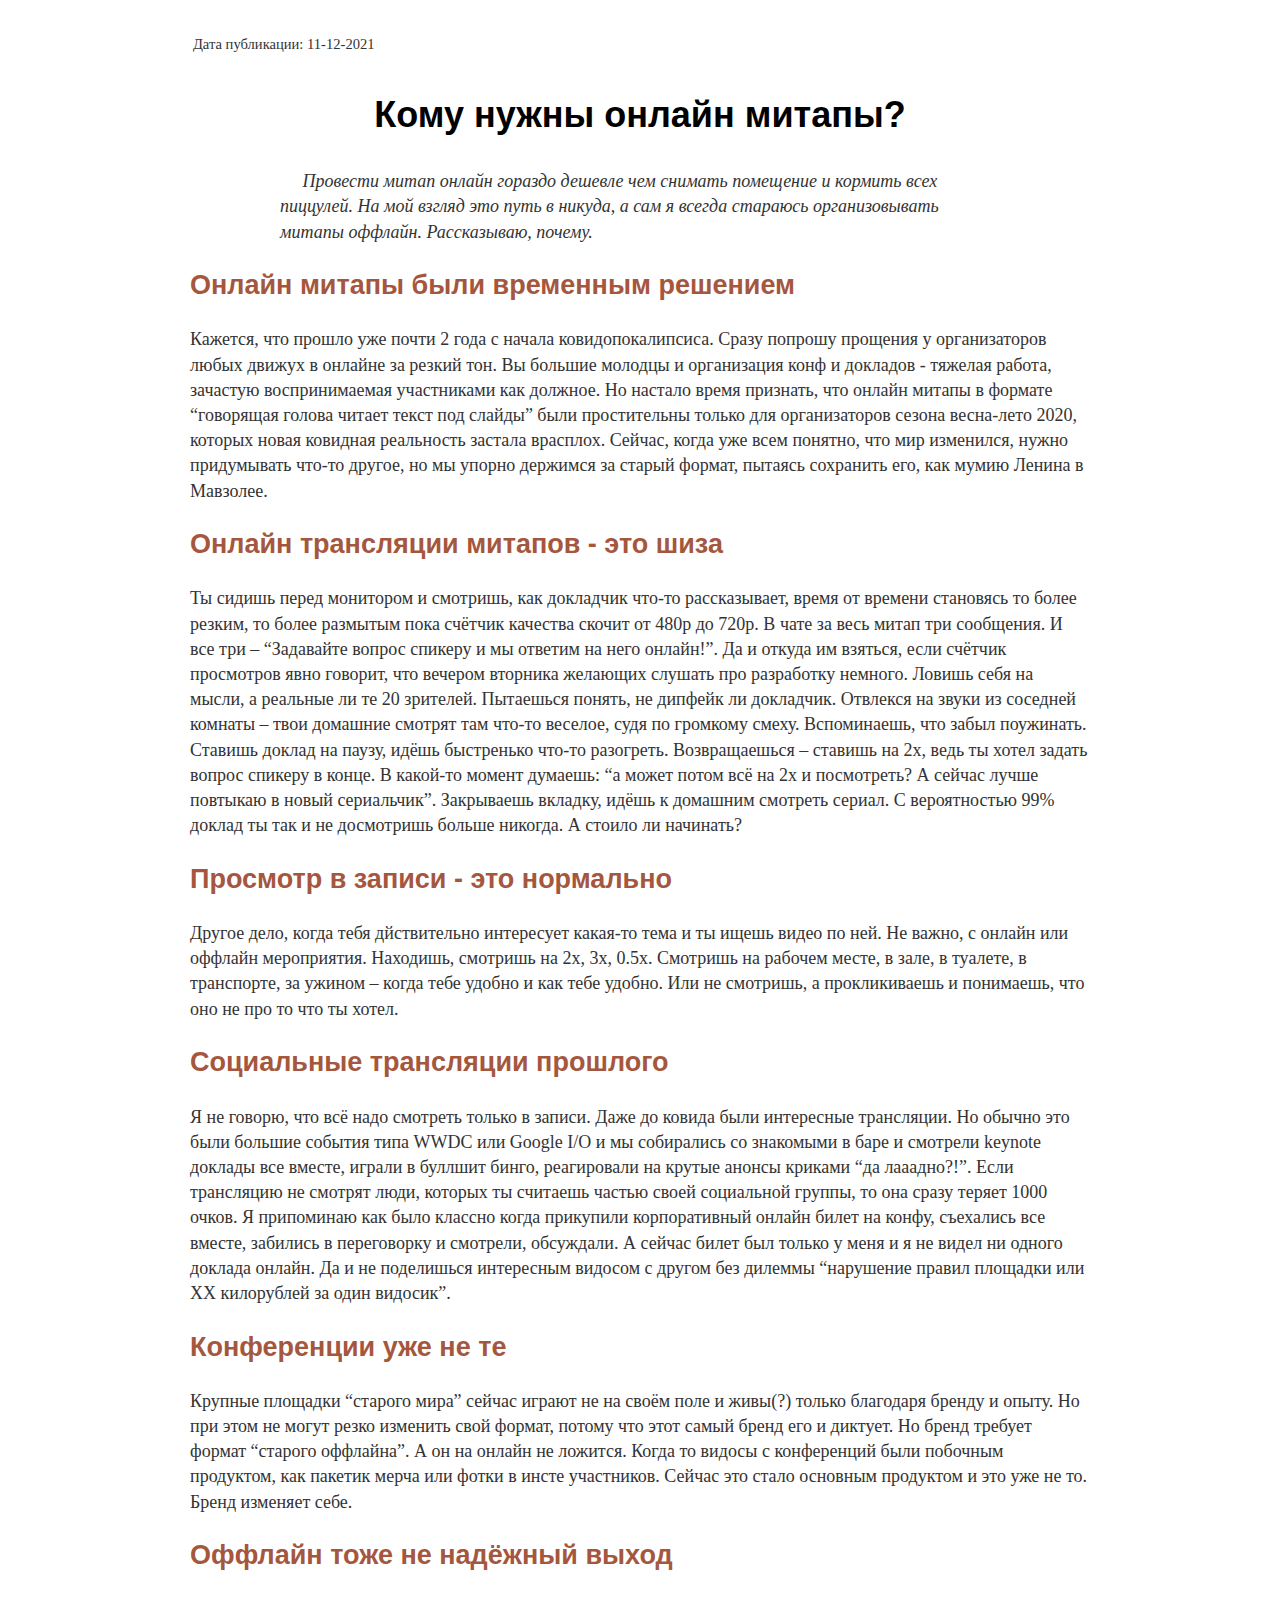
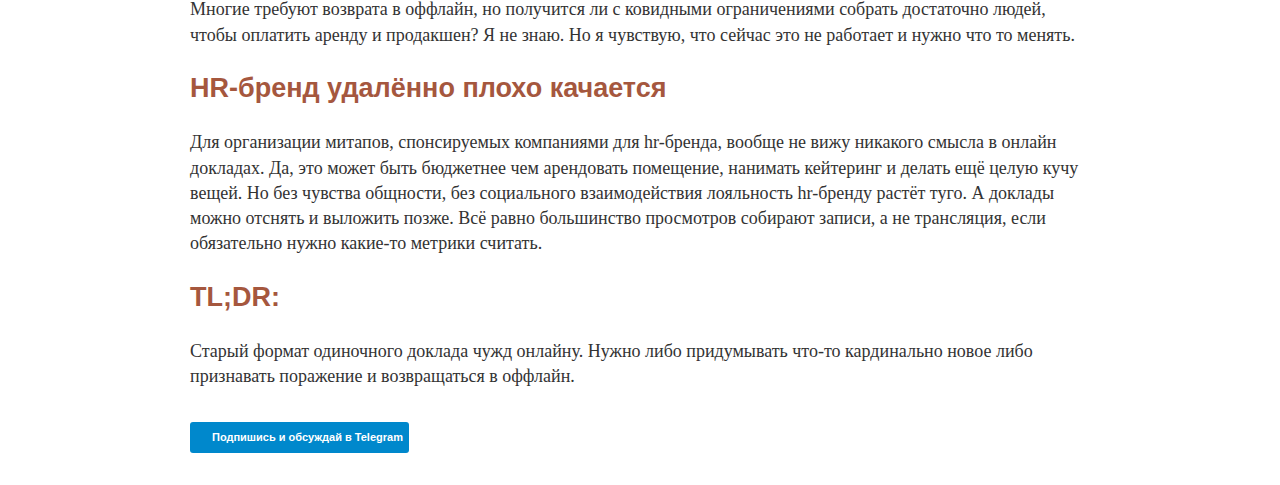
<file: docs/blog/Online-meetups.html>
<?xml version="1.0" encoding="utf-8"?>
<!DOCTYPE html PUBLIC "-//W3C//DTD XHTML 1.0 Strict//EN"
"http://www.w3.org/TR/xhtml1/DTD/xhtml1-strict.dtd">
<html xmlns="http://www.w3.org/1999/xhtml" lang="en" xml:lang="en">
<head>
<!-- 2022-11-30 Wed 19:59 -->
<meta http-equiv="Content-Type" content="text/html;charset=utf-8" />
<meta name="viewport" content="width=device-width, initial-scale=1" />
<title>Кому нужны онлайн митапы?</title>
<meta name="generator" content="Org Mode" />
<style>
  #content { max-width: 60em; margin: auto; }
  .title  { text-align: center;
             margin-bottom: .2em; }
  .subtitle { text-align: center;
              font-size: medium;
              font-weight: bold;
              margin-top:0; }
  .todo   { font-family: monospace; color: red; }
  .done   { font-family: monospace; color: green; }
  .priority { font-family: monospace; color: orange; }
  .tag    { background-color: #eee; font-family: monospace;
            padding: 2px; font-size: 80%; font-weight: normal; }
  .timestamp { color: #bebebe; }
  .timestamp-kwd { color: #5f9ea0; }
  .org-right  { margin-left: auto; margin-right: 0px;  text-align: right; }
  .org-left   { margin-left: 0px;  margin-right: auto; text-align: left; }
  .org-center { margin-left: auto; margin-right: auto; text-align: center; }
  .underline { text-decoration: underline; }
  #postamble p, #preamble p { font-size: 90%; margin: .2em; }
  p.verse { margin-left: 3%; }
  pre {
    border: 1px solid #e6e6e6;
    border-radius: 3px;
    background-color: #f2f2f2;
    padding: 8pt;
    font-family: monospace;
    overflow: auto;
    margin: 1.2em;
  }
  pre.src {
    position: relative;
    overflow: auto;
  }
  pre.src:before {
    display: none;
    position: absolute;
    top: -8px;
    right: 12px;
    padding: 3px;
    color: #555;
    background-color: #f2f2f299;
  }
  pre.src:hover:before { display: inline; margin-top: 14px;}
  /* Languages per Org manual */
  pre.src-asymptote:before { content: 'Asymptote'; }
  pre.src-awk:before { content: 'Awk'; }
  pre.src-authinfo::before { content: 'Authinfo'; }
  pre.src-C:before { content: 'C'; }
  /* pre.src-C++ doesn't work in CSS */
  pre.src-clojure:before { content: 'Clojure'; }
  pre.src-css:before { content: 'CSS'; }
  pre.src-D:before { content: 'D'; }
  pre.src-ditaa:before { content: 'ditaa'; }
  pre.src-dot:before { content: 'Graphviz'; }
  pre.src-calc:before { content: 'Emacs Calc'; }
  pre.src-emacs-lisp:before { content: 'Emacs Lisp'; }
  pre.src-fortran:before { content: 'Fortran'; }
  pre.src-gnuplot:before { content: 'gnuplot'; }
  pre.src-haskell:before { content: 'Haskell'; }
  pre.src-hledger:before { content: 'hledger'; }
  pre.src-java:before { content: 'Java'; }
  pre.src-js:before { content: 'Javascript'; }
  pre.src-latex:before { content: 'LaTeX'; }
  pre.src-ledger:before { content: 'Ledger'; }
  pre.src-lisp:before { content: 'Lisp'; }
  pre.src-lilypond:before { content: 'Lilypond'; }
  pre.src-lua:before { content: 'Lua'; }
  pre.src-matlab:before { content: 'MATLAB'; }
  pre.src-mscgen:before { content: 'Mscgen'; }
  pre.src-ocaml:before { content: 'Objective Caml'; }
  pre.src-octave:before { content: 'Octave'; }
  pre.src-org:before { content: 'Org mode'; }
  pre.src-oz:before { content: 'OZ'; }
  pre.src-plantuml:before { content: 'Plantuml'; }
  pre.src-processing:before { content: 'Processing.js'; }
  pre.src-python:before { content: 'Python'; }
  pre.src-R:before { content: 'R'; }
  pre.src-ruby:before { content: 'Ruby'; }
  pre.src-sass:before { content: 'Sass'; }
  pre.src-scheme:before { content: 'Scheme'; }
  pre.src-screen:before { content: 'Gnu Screen'; }
  pre.src-sed:before { content: 'Sed'; }
  pre.src-sh:before { content: 'shell'; }
  pre.src-sql:before { content: 'SQL'; }
  pre.src-sqlite:before { content: 'SQLite'; }
  /* additional languages in org.el's org-babel-load-languages alist */
  pre.src-forth:before { content: 'Forth'; }
  pre.src-io:before { content: 'IO'; }
  pre.src-J:before { content: 'J'; }
  pre.src-makefile:before { content: 'Makefile'; }
  pre.src-maxima:before { content: 'Maxima'; }
  pre.src-perl:before { content: 'Perl'; }
  pre.src-picolisp:before { content: 'Pico Lisp'; }
  pre.src-scala:before { content: 'Scala'; }
  pre.src-shell:before { content: 'Shell Script'; }
  pre.src-ebnf2ps:before { content: 'ebfn2ps'; }
  /* additional language identifiers per "defun org-babel-execute"
       in ob-*.el */
  pre.src-cpp:before  { content: 'C++'; }
  pre.src-abc:before  { content: 'ABC'; }
  pre.src-coq:before  { content: 'Coq'; }
  pre.src-groovy:before  { content: 'Groovy'; }
  /* additional language identifiers from org-babel-shell-names in
     ob-shell.el: ob-shell is the only babel language using a lambda to put
     the execution function name together. */
  pre.src-bash:before  { content: 'bash'; }
  pre.src-csh:before  { content: 'csh'; }
  pre.src-ash:before  { content: 'ash'; }
  pre.src-dash:before  { content: 'dash'; }
  pre.src-ksh:before  { content: 'ksh'; }
  pre.src-mksh:before  { content: 'mksh'; }
  pre.src-posh:before  { content: 'posh'; }
  /* Additional Emacs modes also supported by the LaTeX listings package */
  pre.src-ada:before { content: 'Ada'; }
  pre.src-asm:before { content: 'Assembler'; }
  pre.src-caml:before { content: 'Caml'; }
  pre.src-delphi:before { content: 'Delphi'; }
  pre.src-html:before { content: 'HTML'; }
  pre.src-idl:before { content: 'IDL'; }
  pre.src-mercury:before { content: 'Mercury'; }
  pre.src-metapost:before { content: 'MetaPost'; }
  pre.src-modula-2:before { content: 'Modula-2'; }
  pre.src-pascal:before { content: 'Pascal'; }
  pre.src-ps:before { content: 'PostScript'; }
  pre.src-prolog:before { content: 'Prolog'; }
  pre.src-simula:before { content: 'Simula'; }
  pre.src-tcl:before { content: 'tcl'; }
  pre.src-tex:before { content: 'TeX'; }
  pre.src-plain-tex:before { content: 'Plain TeX'; }
  pre.src-verilog:before { content: 'Verilog'; }
  pre.src-vhdl:before { content: 'VHDL'; }
  pre.src-xml:before { content: 'XML'; }
  pre.src-nxml:before { content: 'XML'; }
  /* add a generic configuration mode; LaTeX export needs an additional
     (add-to-list 'org-latex-listings-langs '(conf " ")) in .emacs */
  pre.src-conf:before { content: 'Configuration File'; }

  table { border-collapse:collapse; }
  caption.t-above { caption-side: top; }
  caption.t-bottom { caption-side: bottom; }
  td, th { vertical-align:top;  }
  th.org-right  { text-align: center;  }
  th.org-left   { text-align: center;   }
  th.org-center { text-align: center; }
  td.org-right  { text-align: right;  }
  td.org-left   { text-align: left;   }
  td.org-center { text-align: center; }
  dt { font-weight: bold; }
  .footpara { display: inline; }
  .footdef  { margin-bottom: 1em; }
  .figure { padding: 1em; }
  .figure p { text-align: center; }
  .equation-container {
    display: table;
    text-align: center;
    width: 100%;
  }
  .equation {
    vertical-align: middle;
  }
  .equation-label {
    display: table-cell;
    text-align: right;
    vertical-align: middle;
  }
  .inlinetask {
    padding: 10px;
    border: 2px solid gray;
    margin: 10px;
    background: #ffffcc;
  }
  #org-div-home-and-up
   { text-align: right; font-size: 70%; white-space: nowrap; }
  textarea { overflow-x: auto; }
  .linenr { font-size: smaller }
  .code-highlighted { background-color: #ffff00; }
  .org-info-js_info-navigation { border-style: none; }
  #org-info-js_console-label
    { font-size: 10px; font-weight: bold; white-space: nowrap; }
  .org-info-js_search-highlight
    { background-color: #ffff00; color: #000000; font-weight: bold; }
  .org-svg { }
</style>
<style>/*! normalize.css v4.1.1 | MIT License | github.com/necolas/normalize.css */
html {
  font-family: sans-serif;
  line-height: 1.15;
  -ms-text-size-adjust: 100%;
  -webkit-text-size-adjust: 100%;
}
body {
  margin: 0;
}
article,
aside,
details,
figcaption,
figure,
footer,
header,
main,
menu,
nav,
section,
summary {
  display: block;
}
audio,
canvas,
progress,
video {
  display: inline-block;
}
audio:not([controls]) {
  display: none;
  height: 0;
}
progress {
  vertical-align: baseline;
}
[hidden],
template {
  display: none;
}
a {
  background-color: transparent;
  -webkit-text-decoration-skip: objects;
}
a:active,
a:hover {
  outline-width: 0;
}
abbr[title] {
  border-bottom: none;
  text-decoration: underline;
  -webkit-text-decoration: underline dotted;
  text-decoration: underline dotted;
}
b,
strong {
  font-weight: inherit;
  font-weight: bolder;
}
dfn {
  font-style: italic;
}
h1 {
  font-size: 2em;
  margin: 0.67em 0;
}
mark {
  background-color: #ff0;
  color: #000;
}
small {
  font-size: 80%;
}
sub,
sup {
  font-size: 75%;
  line-height: 0;
  position: relative;
  vertical-align: baseline;
}
sub {
  bottom: -0.25em;
}
sup {
  top: -0.5em;
}
img {
  border-style: none;
}
svg:not(:root) {
  overflow: hidden;
}
code,
kbd,
pre,
samp {
  font-family: monospace, monospace;
  font-size: 1em;
}
figure {
  margin: 1em 40px;
}
hr {
  box-sizing: content-box;
  height: 0;
  overflow: visible;
}
button,
input,
optgroup,
select,
textarea {
  font: inherit;
  margin: 0;
}
optgroup {
  font-weight: 700;
}
button,
input {
  overflow: visible;
}
button,
select {
  text-transform: none;
}
[type="reset"],
[type="submit"],
button,
html [type="button"] {
  -webkit-appearance: button;
}
[type="button"]::-moz-focus-inner,
[type="reset"]::-moz-focus-inner,
[type="submit"]::-moz-focus-inner,
button::-moz-focus-inner {
  border-style: none;
  padding: 0;
}
[type="button"]:-moz-focusring,
[type="reset"]:-moz-focusring,
[type="submit"]:-moz-focusring,
button:-moz-focusring {
  outline: 1px dotted ButtonText;
}
fieldset {
  border: 1px solid silver;
  margin: 0 2px;
  padding: 0.35em 0.625em 0.75em;
}
legend {
  box-sizing: border-box;
  color: inherit;
  display: table;
  max-width: 100%;
  padding: 0;
  white-space: normal;
}
textarea {
  overflow: auto;
}
[type="checkbox"],
[type="radio"] {
  box-sizing: border-box;
  padding: 0;
}
[type="number"]::-webkit-inner-spin-button,
[type="number"]::-webkit-outer-spin-button {
  height: auto;
}
[type="search"] {
  -webkit-appearance: textfield;
  outline-offset: -2px;
}
[type="search"]::-webkit-search-cancel-button,
[type="search"]::-webkit-search-decoration {
  -webkit-appearance: none;
}
::-webkit-input-placeholder {
  color: inherit;
  opacity: 0.54;
}
::-webkit-file-upload-button {
  -webkit-appearance: button;
  font: inherit;
}
body {
  color: #000;
  background-color: #fff;
}
.org-alert-high {
  color: #ff8c00;
  font-weight: 700;
}
.org-alert-low {
  color: #00008b;
}
.org-alert-moderate {
  color: gold;
  font-weight: 700;
}
.org-alert-saved-fringe {
  background-color: #f2f2f2;
}
.org-alert-trivial {
  color: Dark purple;
}
.org-alert-urgent {
  color: red;
  font-weight: 700;
}
.org-anzu-match-1 {
  color: #000;
  background-color: #7fffd4;
}
.org-anzu-match-2 {
  color: #000;
  background-color: #00ff7f;
}
.org-anzu-match-3 {
  color: #000;
  background-color: #ff0;
}
.org-anzu-mode-line,
.org-anzu-mode-line-no-match {
  color: #008b00;
  font-weight: 700;
}
.org-anzu-replace-highlight {
  color: #b0e2ff;
  background-color: #cd00cd;
}
.org-anzu-replace-to {
  color: red;
}
.org-bbdb-field-name {
  color: sienna;
}
.org-bbdb-name {
  color: #00f;
}
.org-bbdb-organization {
  color: #b22222;
}
.org-beacon-fallback-background {
  background-color: #000;
}
.org-biblio-results-header {
  color: #483d8b;
  font-size: 150%;
  font-weight: 700;
}
.org-bold {
  font-weight: 700;
}
.org-bold-italic {
  font-weight: 700;
  font-style: italic;
}
.org-bookmark-menu-bookmark {
  font-weight: 700;
}
.org-bookmark-menu-heading {
  color: #228b22;
}
.org-buffer-menu-buffer {
  font-weight: 700;
}
.org-builtin {
  color: #483d8b;
}
.org-button {
  color: #3a5fcd;
  text-decoration: underline;
}
.org-c-annotation {
  color: #008b8b;
}
.org-cal-china-x-general-holiday {
  background-color: #228b22;
}
.org-cal-china-x-important-holiday {
  background-color: #8b0000;
}
.org-calendar-iso-week {
  color: pink;
  font-weight: 700;
}
.org-calendar-iso-week-header {
  color: #0ff;
}
.org-calendar-month-header {
  color: #00f;
}
.org-calendar-today {
  text-decoration: underline;
}
.org-calendar-weekday-header {
  color: #008b8b;
}
.org-calendar-weekend-header {
  color: #b22222;
}
.org-comint-highlight-input {
  font-weight: 700;
}
.org-comint-highlight-prompt {
  color: #0000cd;
}
.org-comment,
.org-comment-delimiter {
  color: #b22222;
}
.org-compilation-column-number {
  color: #8b2252;
}
.org-compilation-error {
  color: red;
  font-weight: 700;
}
.org-compilation-info {
  color: #228b22;
  font-weight: 700;
}
.org-compilation-line-number {
  color: #a020f0;
}
.org-compilation-mode-line-exit {
  color: #228b22;
  font-weight: 700;
}
.org-compilation-mode-line-fail {
  color: red;
  font-weight: 700;
}
.org-compilation-mode-line-run,
.org-compilation-warning {
  color: #ff8c00;
  font-weight: 700;
}
.org-completions-annotations {
  font-style: italic;
}
.org-completions-first-difference {
  font-weight: 700;
}
.org-constant {
  color: #008b8b;
}
.org-cursor {
  background-color: #eead0e;
}
.org-custom-button {
  color: #000;
  background-color: #d3d3d3;
}
.org-custom-button-mouse {
  color: #000;
  background-color: #e5e5e5;
}
.org-custom-button-pressed {
  color: #000;
  background-color: #d3d3d3;
}
.org-custom-button-pressed-unraised {
  color: #8b008b;
  text-decoration: underline;
}
.org-custom-button-unraised {
  text-decoration: underline;
}
.org-custom-changed {
  color: #fff;
  background-color: #00f;
}
.org-custom-comment {
  background-color: #d9d9d9;
}
.org-custom-comment-tag {
  color: #00008b;
}
.org-custom-face-tag {
  color: #00f;
  font-weight: 700;
}
.org-custom-group-subtitle {
  font-weight: 700;
}
.org-custom-group-tag {
  color: #00f;
  font-size: 120%;
  font-weight: 700;
}
.org-custom-group-tag-1 {
  color: red;
  font-size: 120%;
  font-weight: 700;
}
.org-custom-invalid {
  color: #ff0;
  background-color: red;
}
.org-custom-link {
  color: #3a5fcd;
  text-decoration: underline;
}
.org-custom-modified {
  color: #fff;
  background-color: #00f;
}
.org-custom-rogue {
  color: pink;
  background-color: #000;
}
.org-custom-saved {
  text-decoration: underline;
}
.org-custom-set {
  color: #00f;
  background-color: #fff;
}
.org-custom-state {
  color: #006400;
}
.org-custom-themed {
  color: #fff;
  background-color: #00f;
}
.org-custom-variable-button {
  font-weight: 700;
  text-decoration: underline;
}
.org-custom-variable-tag {
  color: #00f;
  font-weight: 700;
}
.org-custom-visibility {
  color: #3a5fcd;
  font-size: 80%;
  text-decoration: underline;
}
.org-diary {
  color: red;
}
.org-diary-anniversary {
  color: #a020f0;
}
.org-diary-time {
  color: sienna;
}
.org-dired-async-failures {
  color: red;
}
.org-dired-async-message {
  color: #ff0;
}
.org-dired-async-mode-message {
  color: gold;
}
.org-dired-directory {
  color: #00f;
}
.org-dired-flagged {
  color: red;
  font-weight: 700;
}
.org-dired-header {
  color: #228b22;
}
.org-dired-ignored {
  color: #7f7f7f;
}
.org-dired-mark {
  color: #008b8b;
}
.org-dired-marked {
  color: #ff8c00;
  font-weight: 700;
}
.org-dired-perm-write {
  color: #b22222;
}
.org-dired-symlink {
  color: #a020f0;
}
.org-dired-warning {
  color: red;
  font-weight: 700;
}
.org-doc {
  color: #8b2252;
}
.org-eldoc-highlight-function-argument {
  font-weight: 700;
}
.org-epa-field-body {
  font-style: italic;
}
.org-epa-field-name,
.org-epa-mark {
  font-weight: 700;
}
.org-epa-mark {
  color: red;
}
.org-epa-string {
  color: #00008b;
}
.org-epa-validity-disabled {
  font-style: italic;
}
.org-epa-validity-high {
  font-weight: 700;
}
.org-epa-validity-low,
.org-epa-validity-medium {
  font-style: italic;
}
.org-error {
  color: red;
  font-weight: 700;
}
.org-escape-glyph {
  color: brown;
}
.org-evil-ex-commands {
  font-style: italic;
  text-decoration: underline;
}
.org-evil-ex-info {
  color: red;
  font-style: italic;
}
.org-evil-ex-lazy-highlight {
  background-color: #afeeee;
}
.org-evil-ex-search {
  color: #b0e2ff;
  background-color: #cd00cd;
}
.org-evil-ex-substitute-matches {
  background-color: #afeeee;
}
.org-evil-ex-substitute-replacement {
  color: red;
  text-decoration: underline;
}
.org-ffap {
  background-color: #b4eeb4;
}
.org-file-name-shadow {
  color: #7f7f7f;
}
.org-flycheck-error {
  text-decoration: underline;
}
.org-flycheck-error-list-checker-name {
  color: #00f;
}
.org-flycheck-error-list-column-number {
  color: #008b8b;
}
.org-flycheck-error-list-error {
  color: red;
  font-weight: 700;
}
.org-flycheck-error-list-filename {
  color: sienna;
}
.org-flycheck-error-list-highlight {
  background-color: #b4eeb4;
}
.org-flycheck-error-list-id,
.org-flycheck-error-list-id-with-explainer {
  color: #228b22;
}
.org-flycheck-error-list-info {
  color: #228b22;
  font-weight: 700;
}
.org-flycheck-error-list-line-number {
  color: #008b8b;
}
.org-flycheck-error-list-warning {
  color: #ff8c00;
  font-weight: 700;
}
.org-flycheck-fringe-error {
  color: red;
  font-weight: 700;
}
.org-flycheck-fringe-info {
  color: #228b22;
  font-weight: 700;
}
.org-flycheck-fringe-warning {
  color: #ff8c00;
  font-weight: 700;
}
.org-flycheck-info,
.org-flycheck-warning,
.org-flyspell-duplicate,
.org-flyspell-incorrect {
  text-decoration: underline;
}
.org-fringe {
  background-color: #f2f2f2;
}
.org-function-name {
  color: #00f;
}
.org-glyphless-char {
  font-size: 60%;
}
.org-golden-ratio-scroll-highlight-line {
  color: #fff;
  background-color: #53868b;
  font-weight: 700;
}
.org-header-line {
  color: #333;
  background-color: #e5e5e5;
}
.org-helm-action {
  text-decoration: underline;
}
.org-helm-bookmark-addressbook {
  color: tomato;
}
.org-helm-bookmark-directory {
  color: #8b0000;
  background-color: #d3d3d3;
}
.org-helm-bookmark-file {
  color: #00b2ee;
}
.org-helm-bookmark-file-not-found {
  color: #6c7b8b;
}
.org-helm-bookmark-gnus {
  color: #f0f;
}
.org-helm-bookmark-info {
  color: #0f0;
}
.org-helm-bookmark-man {
  color: #8b5a00;
}
.org-helm-bookmark-w3m {
  color: #ff0;
}
.org-helm-buffer-archive {
  color: gold;
}
.org-helm-buffer-directory {
  color: #8b0000;
  background-color: #d3d3d3;
}
.org-helm-buffer-file {
  color: #483d8b;
}
.org-helm-buffer-modified {
  color: #b22222;
}
.org-helm-buffer-not-saved {
  color: #ee6363;
}
.org-helm-buffer-process {
  color: #cd6839;
}
.org-helm-buffer-saved-out {
  color: red;
  background-color: #000;
}
.org-helm-buffer-size {
  color: #708090;
}
.org-helm-candidate-number,
.org-helm-candidate-number-suspended {
  color: #000;
  background-color: #faffb5;
}
.org-helm-delete-async-message {
  color: #ff0;
}
.org-helm-etags-file {
  color: #8b814c;
  text-decoration: underline;
}
.org-helm-ff-denied {
  color: red;
  background-color: #000;
}
.org-helm-ff-directory {
  color: #8b0000;
  background-color: #d3d3d3;
}
.org-helm-ff-dirs {
  color: #00f;
}
.org-helm-ff-dotted-directory {
  color: #000;
  background-color: #696969;
}
.org-helm-ff-dotted-symlink-directory {
  color: #ff8c00;
  background-color: #696969;
}
.org-helm-ff-executable {
  color: #0f0;
}
.org-helm-ff-file {
  color: #483d8b;
}
.org-helm-ff-invalid-symlink {
  color: #000;
  background-color: red;
}
.org-helm-ff-pipe {
  color: #ff0;
  background-color: #000;
}
.org-helm-ff-prefix {
  color: #000;
  background-color: #ff0;
}
.org-helm-ff-socket {
  color: #ff1493;
}
.org-helm-ff-suid {
  color: #fff;
  background-color: red;
}
.org-helm-ff-symlink {
  color: #b22222;
}
.org-helm-ff-truename {
  color: #8b2252;
}
.org-helm-grep-cmd-line {
  color: #228b22;
}
.org-helm-grep-file {
  color: #8a2be2;
  text-decoration: underline;
}
.org-helm-grep-finish {
  color: #0f0;
}
.org-helm-grep-lineno {
  color: #ff7f00;
}
.org-helm-grep-match {
  color: #b00000;
}
.org-helm-header {
  color: #333;
  background-color: #e5e5e5;
}
.org-helm-header-line-left-margin {
  color: #000;
  background-color: #ff0;
}
.org-helm-helper {
  color: #333;
  background-color: #e5e5e5;
}
.org-helm-history-deleted {
  color: #000;
  background-color: red;
}
.org-helm-history-remote {
  color: #ff6a6a;
}
.org-helm-lisp-completion-info {
  color: red;
}
.org-helm-lisp-show-completion {
  background-color: #2f4f4f;
}
.org-helm-locate-finish {
  color: #0f0;
}
.org-helm-m-x-key {
  color: orange;
  text-decoration: underline;
}
.org-helm-match {
  color: #b00000;
}
.org-helm-match-item {
  color: #b0e2ff;
  background-color: #cd00cd;
}
.org-helm-minibuffer-prompt {
  color: #0000cd;
}
.org-helm-moccur-buffer {
  color: #00ced1;
  text-decoration: underline;
}
.org-helm-non-file-buffer {
  font-style: italic;
}
.org-helm-prefarg {
  color: red;
}
.org-helm-resume-need-update {
  background-color: red;
}
.org-helm-selection {
  background-color: #097209;
}
.org-helm-selection-line {
  background-color: #b4eeb4;
}
.org-helm-separator {
  color: #ffbfb5;
}
.org-helm-source-header {
  color: #000;
  background-color: #abd7f0;
  font-size: 130%;
  font-weight: 700;
}
.org-helm-visible-mark {
  background-color: #d1f5ea;
}
.org-help-argument-name {
  font-style: italic;
}
.org-highlight {
  background-color: #b4eeb4;
}
.org-highlight-indent-guides-character {
  color: #e6e6e6;
}
.org-highlight-indent-guides-even {
  background-color: #e6e6e6;
}
.org-highlight-indent-guides-odd {
  background-color: #f3f3f3;
}
.org-highlight-indent-guides-stack-character {
  color: #ccc;
}
.org-highlight-indent-guides-stack-even {
  background-color: #ccc;
}
.org-highlight-indent-guides-stack-odd {
  background-color: #d9d9d9;
}
.org-highlight-indent-guides-top-character {
  color: #b3b3b3;
}
.org-highlight-indent-guides-top-even {
  background-color: #b3b3b3;
}
.org-highlight-indent-guides-top-odd {
  background-color: silver;
}
.org-highlight-numbers-number {
  color: #008b8b;
}
.org-hl-line {
  background-color: #b4eeb4;
}
.org-holiday {
  background-color: pink;
}
.org-hydra-face-amaranth {
  color: #e52b50;
  font-weight: 700;
}
.org-hydra-face-blue {
  color: #00f;
  font-weight: 700;
}
.org-hydra-face-pink {
  color: #ff6eb4;
  font-weight: 700;
}
.org-hydra-face-red {
  color: red;
  font-weight: 700;
}
.org-hydra-face-teal {
  color: #367588;
  font-weight: 700;
}
.org-ido-first-match {
  font-weight: 700;
}
.org-ido-incomplete-regexp {
  color: red;
  font-weight: 700;
}
.org-ido-indicator {
  color: #ff0;
  background-color: red;
}
.org-ido-only-match {
  color: #228b22;
}
.org-ido-subdir {
  color: red;
}
.org-ido-virtual {
  color: #483d8b;
}
.org-info-header-node {
  color: brown;
  font-weight: 700;
  font-style: italic;
}
.org-info-header-xref {
  color: #3a5fcd;
  text-decoration: underline;
}
.org-info-index-match {
  background-color: #ff0;
}
.org-info-menu-header {
  font-weight: 700;
}
.org-info-menu-star {
  color: red;
}
.org-info-node {
  color: brown;
  font-weight: 700;
  font-style: italic;
}
.org-info-title-1 {
  font-size: 172%;
  font-weight: 700;
}
.org-info-title-2 {
  font-size: 144%;
  font-weight: 700;
}
.org-info-title-3 {
  font-size: 120%;
  font-weight: 700;
}
.org-info-title-4 {
  font-weight: 700;
}
.org-info-xref {
  color: #3a5fcd;
  text-decoration: underline;
}
.org-isearch {
  color: #b0e2ff;
  background-color: #cd00cd;
}
.org-isearch-fail {
  background-color: #ffc1c1;
}
.org-italic {
  font-style: italic;
}
.org-keyword {
  color: #a020f0;
}
.org-lazy-highlight {
  background-color: #afeeee;
}
.org-link {
  color: #3a5fcd;
  text-decoration: underline;
}
.org-link-visited {
  color: #8b008b;
  text-decoration: underline;
}
.org-lv-separator {
  background-color: #ccc;
}
.org-match {
  background-color: #ff0;
}
.org-mcXcursor-bar {
  background-color: #000;
}
.org-mcXregion {
  background-color: gtk_selection_bg_color;
}
.org-me-dired-dim-0 {
  color: #b3b3b3;
}
.org-me-dired-dim-1 {
  color: #7f7f7f;
}
.org-me-dired-executable {
  color: #0f0;
}
.org-message-cited-text {
  color: red;
}
.org-message-header-cc {
  color: #191970;
}
.org-message-header-name {
  color: #6495ed;
}
.org-message-header-newsgroups {
  color: #00008b;
  font-weight: 700;
  font-style: italic;
}
.org-message-header-other {
  color: #4682b4;
}
.org-message-header-subject {
  color: navy;
  font-weight: 700;
}
.org-message-header-to {
  color: #191970;
  font-weight: 700;
}
.org-message-header-xheader {
  color: #00f;
}
.org-message-mml {
  color: #228b22;
}
.org-message-separator {
  color: brown;
}
.org-minibuffer-prompt {
  color: #0000cd;
}
.org-mm-command-output {
  color: #cd0000;
}
.org-mode-line {
  color: #000;
  background-color: #bfbfbf;
}
.org-mode-line-buffer-id,
.org-mode-line-buffer-id-inactive,
.org-mode-line-emphasis {
  font-weight: 700;
}
.org-mode-line-inactive {
  color: #333;
  background-color: #e5e5e5;
}
.org-mu4e-attach-number {
  color: sienna;
  font-weight: 700;
}
.org-mu4e-cited-1 {
  color: #483d8b;
  font-style: italic;
}
.org-mu4e-cited-2 {
  color: #5cacee;
  font-style: italic;
}
.org-mu4e-cited-3 {
  color: sienna;
  font-style: italic;
}
.org-mu4e-cited-4 {
  color: #a020f0;
  font-style: italic;
}
.org-mu4e-cited-5,
.org-mu4e-cited-6 {
  color: #b22222;
  font-style: italic;
}
.org-mu4e-cited-7 {
  color: #228b22;
  font-style: italic;
}
.org-mu4e-compose-header,
.org-mu4e-compose-separator {
  color: brown;
  font-style: italic;
}
.org-mu4e-contact {
  color: sienna;
}
.org-mu4e-context {
  color: #006400;
  font-weight: 700;
}
.org-mu4e-draft {
  color: #8b2252;
}
.org-mu4e-flagged {
  color: #008b8b;
  font-weight: 700;
}
.org-mu4e-footer {
  color: #b22222;
}
.org-mu4e-forwarded {
  color: #483d8b;
}
.org-mu4e-header {
  color: #000;
  background-color: #fff;
}
.org-mu4e-header-highlight {
  background-color: #000;
  font-weight: 700;
  text-decoration: underline;
}
.org-mu4e-header-key {
  color: #6495ed;
  font-weight: 700;
}
.org-mu4e-header-marks {
  color: #483d8b;
}
.org-mu4e-header-title,
.org-mu4e-header-value {
  color: #228b22;
}
.org-mu4e-highlight {
  background-color: #b4eeb4;
}
.org-mu4e-link {
  color: #3a5fcd;
  text-decoration: underline;
}
.org-mu4e-modeline {
  color: #8b4500;
  font-weight: 700;
}
.org-mu4e-moved {
  color: #b22222;
  font-style: italic;
}
.org-mu4e-ok {
  color: #b22222;
  font-weight: 700;
}
.org-mu4e-region-code {
  background-color: #2f4f4f;
}
.org-mu4e-replied,
.org-mu4e-special-header-value {
  color: #483d8b;
}
.org-mu4e-system {
  color: #b22222;
  font-style: italic;
}
.org-mu4e-title {
  color: #228b22;
  font-weight: 700;
}
.org-mu4e-trashed {
  color: #b22222;
  text-decoration: line-through;
}
.org-mu4e-unread {
  color: #a020f0;
  font-weight: 700;
}
.org-mu4e-url-number {
  color: #008b8b;
  font-weight: 700;
}
.org-mu4e-view-body {
  color: #000;
  background-color: #fff;
}
.org-mu4e-warning {
  color: red;
  font-weight: 700;
}
.org-next-error {
  background-color: gtk_selection_bg_color;
}
.org-nobreak-space {
  color: brown;
  text-decoration: underline;
}
.org-org-agenda-calendar-event,
.org-org-agenda-calendar-sexp {
  color: #000;
  background-color: #fff;
}
.org-org-agenda-clocking {
  background-color: #ff0;
}
.org-org-agenda-column-dateline {
  background-color: #e5e5e5;
}
.org-org-agenda-current-time {
  color: #b8860b;
}
.org-org-agenda-date {
  color: #00f;
}
.org-org-agenda-date-today {
  color: #00f;
  font-weight: 700;
  font-style: italic;
}
.org-org-agenda-date-weekend {
  color: #00f;
  font-weight: 700;
}
.org-org-agenda-diary {
  color: #000;
  background-color: #fff;
}
.org-org-agenda-dimmed-todo {
  color: #7f7f7f;
}
.org-org-agenda-done {
  color: #228b22;
}
.org-org-agenda-filter-category,
.org-org-agenda-filter-effort,
.org-org-agenda-filter-regexp,
.org-org-agenda-filter-tags {
  color: #000;
  background-color: #bfbfbf;
}
.org-org-agenda-restriction-lock {
  background-color: #eee;
}
.org-org-agenda-structure {
  color: #00f;
}
.org-org-archived {
  color: #7f7f7f;
}
.org-org-block {
  color: #7f7f7f;
}
.org-org-block-begin-line,
.org-org-block-end-line {
  color: #b22222;
}
.org-org-checkbox {
  font-weight: 700;
}
.org-org-checkbox-statistics-done {
  color: #228b22;
  font-weight: 700;
}
.org-org-checkbox-statistics-todo {
  color: red;
  font-weight: 700;
}
.org-org-clock-overlay {
  color: #000;
  background-color: #d3d3d3;
}
.org-org-code {
  color: #7f7f7f;
}
.org-org-column,
.org-org-column-title {
  background-color: #e5e5e5;
}
.org-org-column-title {
  font-weight: 700;
  text-decoration: underline;
}
.org-org-date {
  color: #bfaf87;
  text-decoration: underline;
}
.org-org-date-selected {
  color: red;
}
.org-org-default {
  color: #000;
  background-color: #fff;
}
.org-org-document-info {
  color: #191970;
}
.org-org-document-info-keyword {
  color: #7f7f7f;
}
.org-org-document-title {
  color: #191970;
  font-weight: 700;
}
.org-org-done {
  color: #228b22;
  font-weight: 700;
}
.org-org-drawer {
  color: #00f;
}
.org-org-ellipsis {
  color: #b8860b;
  text-decoration: underline;
}
.org-org-footnote {
  color: #96b4cd;
  text-decoration: underline;
}
.org-org-formula {
  color: #b22222;
}
.org-org-habit-alert {
  background-color: #f5f946;
}
.org-org-habit-alert-future {
  background-color: #fafca9;
}
.org-org-habit-clear {
  background-color: #8270f9;
}
.org-org-habit-clear-future {
  background-color: #d6e4fc;
}
.org-org-habit-overdue {
  background-color: #f9372d;
}
.org-org-habit-overdue-future {
  background-color: #fc9590;
}
.org-org-habit-ready {
  background-color: #4df946;
}
.org-org-habit-ready-future {
  background-color: #acfca9;
}
.org-org-headline-done {
  color: #bc8f8f;
}
.org-org-hide {
  color: #fff;
}
.org-org-latex-and-related {
  color: #8b4513;
}
.org-org-level-1 {
  color: #edd1c5;
}
.org-org-level-2 {
  color: #ebebb7;
}
.org-org-level-3 {
  color: #cce8cc;
}
.org-org-level-4 {
  color: #c9deec;
}
.org-org-level-5 {
  color: #dce3e8;
}
.org-org-level-6 {
  color: #dde6dd;
}
.org-org-level-7 {
  color: #e8e8ce;
}
.org-org-level-8 {
  color: #e8dedb;
}
.org-org-link {
  color: #c5d2dc;
  text-decoration: underline;
}
.org-org-list-dt {
  font-weight: 700;
}
.org-org-macro {
  color: #8b4513;
}
.org-org-meta-line {
  color: #b22222;
}
.org-org-mode-line-clock {
  color: #000;
  background-color: #bfbfbf;
}
.org-org-mode-line-clock-overrun {
  color: #000;
  background-color: red;
}
.org-org-priority {
  color: #a020f0;
}
.org-org-quote {
  color: #7f7f7f;
}
.org-org-ref-acronym {
  color: #ee7600;
  text-decoration: underline;
}
.org-org-ref-cite {
  color: #c3d5c3;
  text-decoration: underline;
}
.org-org-ref-glossary {
  color: #8968cd;
  text-decoration: underline;
}
.org-org-ref-label {
  color: #8b008b;
  text-decoration: underline;
}
.org-org-ref-ref {
  color: #e1cc96;
  text-decoration: underline;
}
.org-org-scheduled {
  color: #006400;
}
.org-org-scheduled-previously {
  color: #b22222;
}
.org-org-scheduled-today {
  color: #006400;
}
.org-org-sexp-date {
  color: #a020f0;
}
.org-org-special-keyword {
  color: #88949f;
}
.org-org-table {
  color: #00f;
}
.org-org-tag,
.org-org-tag-group {
  font-weight: 700;
}
.org-org-target {
  text-decoration: underline;
}
.org-org-time-grid {
  color: #b8860b;
}
.org-org-todo {
  color: red;
  font-weight: 700;
}
.org-org-upcoming-deadline {
  color: #b22222;
}
.org-org-verbatim,
.org-org-verse {
  color: #7f7f7f;
}
.org-org-warning {
  color: red;
  font-weight: 700;
}
.org-outline-1 {
  color: #00f;
}
.org-outline-2 {
  color: sienna;
}
.org-outline-3 {
  color: #a020f0;
}
.org-outline-4 {
  color: #b22222;
}
.org-outline-5 {
  color: #228b22;
}
.org-outline-6 {
  color: #008b8b;
}
.org-outline-7 {
  color: #483d8b;
}
.org-outline-8 {
  color: #8b2252;
}
.org-package-description {
  color: #000;
  background-color: #fff;
}
.org-package-name {
  color: #3a5fcd;
  text-decoration: underline;
}
.org-package-status-avail-obso {
  color: #b22222;
}
.org-package-status-available {
  color: #000;
  background-color: #fff;
}
.org-package-status-built-in {
  color: #483d8b;
}
.org-package-status-dependency {
  color: #b22222;
}
.org-package-status-disabled {
  color: red;
  font-weight: 700;
}
.org-package-status-external {
  color: #483d8b;
}
.org-package-status-held {
  color: #008b8b;
}
.org-package-status-incompat,
.org-package-status-installed {
  color: #b22222;
}
.org-package-status-unsigned {
  color: red;
  font-weight: 700;
}
.org-pdf-isearch-batch {
  background-color: #ff0;
}
.org-pdf-isearch-lazy {
  background-color: #afeeee;
}
.org-pdf-isearch-match {
  color: #b0e2ff;
  background-color: #cd00cd;
}
.org-pdf-occur-document {
  color: #8b2252;
}
.org-pdf-occur-page {
  color: #228b22;
}
.org-pdf-view-rectangle {
  background-color: #b4eeb4;
}
.org-pdf-view-region {
  background-color: gtk_selection_bg_color;
}
.org-powerline-active0 {
  color: #000;
  background-color: #bfbfbf;
}
.org-powerline-active1 {
  color: #fff;
  background-color: #2b2b2b;
}
.org-powerline-active2 {
  color: #fff;
  background-color: #666;
}
.org-powerline-inactive0 {
  color: #333;
  background-color: #e5e5e5;
}
.org-powerline-inactive1 {
  color: #333;
  background-color: #1c1c1c;
}
.org-powerline-inactive2 {
  color: #333;
  background-color: #333;
}
.org-preprocessor {
  color: #483d8b;
}
.org-query-replace {
  color: #b0e2ff;
  background-color: #cd00cd;
}
.org-rainbow-delimiters-depth-1 {
  color: #ffdead;
}
.org-rainbow-delimiters-depth-2 {
  color: #00bfff;
}
.org-rainbow-delimiters-depth-3 {
  color: #ffdead;
}
.org-rainbow-delimiters-depth-4 {
  color: #00bfff;
}
.org-rainbow-delimiters-depth-5 {
  color: #ffdead;
}
.org-rainbow-delimiters-depth-6 {
  color: #00bfff;
}
.org-rainbow-delimiters-depth-7 {
  color: #ffdead;
}
.org-rainbow-delimiters-depth-8 {
  color: #00bfff;
}
.org-rainbow-delimiters-depth-9 {
  color: #ffdead;
}
.org-rainbow-delimiters-unmatched {
  color: #88090b;
}
.org-reb-match-0 {
  background-color: #add8e6;
}
.org-reb-match-1 {
  background-color: #7fffd4;
}
.org-reb-match-2 {
  background-color: #00ff7f;
}
.org-reb-match-3 {
  background-color: #ff0;
}
.org-rectangle-preview {
  background-color: gtk_selection_bg_color;
}
.org-regexp-grouping-backslash,
.org-regexp-grouping-construct {
  font-weight: 700;
}
.org-region {
  background-color: gtk_selection_bg_color;
}
.org-secondary-selection {
  background-color: #ff0;
}
.org-semantic-highlight-edits,
.org-semantic-highlight-func-current-tag {
  background-color: #e5e5e5;
}
.org-semantic-unmatched-syntax {
  text-decoration: underline;
}
.org-sgml-namespace {
  color: #483d8b;
}
.org-sh-escaped-newline {
  color: #8b2252;
}
.org-sh-heredoc {
  color: #ee0;
}
.org-sh-quoted-exec {
  color: #f0f;
}
.org-shadow {
  color: #7f7f7f;
}
.org-show-paren-match {
  background-color: #40e0d0;
}
.org-show-paren-mismatch {
  color: #fff;
  background-color: #a020f0;
}
.org-sp-pair-overlay,
.org-sp-show-pair-enclosing {
  background-color: #b4eeb4;
}
.org-sp-show-pair-match {
  background-color: #40e0d0;
}
.org-sp-show-pair-mismatch {
  color: #fff;
  background-color: #a020f0;
}
.org-sp-wrap-overlay {
  background-color: #b4eeb4;
}
.org-sp-wrap-overlay-closing-pair {
  color: red;
  background-color: #b4eeb4;
}
.org-sp-wrap-overlay-opening-pair {
  color: #0f0;
  background-color: #b4eeb4;
}
.org-sp-wrap-tag-overlay {
  background-color: #b4eeb4;
}
.org-spaceline-flycheck-error {
  color: #fc5c94;
  background-color: #333;
}
.org-spaceline-flycheck-info {
  color: #8de6f7;
  background-color: #333;
}
.org-spaceline-flycheck-warning {
  color: #f3ea98;
  background-color: #333;
}
.org-spaceline-python-venv {
  color: #fbf;
}
.org-speedbar-button {
  color: #008b00;
}
.org-speedbar-directory {
  color: #00008b;
}
.org-speedbar-file {
  color: #008b8b;
}
.org-speedbar-highlight {
  background-color: #0f0;
}
.org-speedbar-selected {
  color: red;
  text-decoration: underline;
}
.org-speedbar-separator {
  color: #fff;
  background-color: #00f;
  text-decoration: overline;
}
.org-speedbar-tag {
  color: brown;
}
.org-string {
  color: #8b2252;
}
.org-success {
  color: #228b22;
  font-weight: 700;
}
.org-table-cell {
  color: #e5e5e5;
  background-color: #00f;
}
.org-tex-math {
  color: #8b2252;
}
.org-tool-bar {
  color: #000;
  background-color: #bfbfbf;
}
.org-tooltip {
  color: #000;
  background-color: #ffffe0;
}
.org-trailing-whitespace {
  background-color: red;
}
.org-tty-menu-disabled {
  color: #d3d3d3;
  background-color: #00f;
}
.org-tty-menu-enabled {
  color: #ff0;
  background-color: #00f;
  font-weight: 700;
}
.org-tty-menu-selected {
  background-color: red;
}
.org-type {
  color: #228b22;
}
.org-underline {
  text-decoration: underline;
}
.org-undo-tree-visualizer-active-branch {
  color: #000;
  font-weight: 700;
}
.org-undo-tree-visualizer-current {
  color: red;
}
.org-undo-tree-visualizer-default {
  color: #bebebe;
}
.org-undo-tree-visualizer-register {
  color: #ff0;
}
.org-undo-tree-visualizer-unmodified {
  color: #0ff;
}
.org-variable-name {
  color: sienna;
}
.org-vhlXdefault {
  background-color: #ff0;
}
.org-warning {
  color: #ff8c00;
  font-weight: 700;
}
.org-warning-1 {
  color: red;
  font-weight: 700;
}
.org-wgrep {
  color: #fff;
  background-color: #228b22;
}
.org-wgrep-delete {
  color: pink;
  background-color: #228b22;
}
.org-wgrep-done {
  color: #00f;
}
.org-wgrep-file {
  color: #fff;
  background-color: #228b22;
}
.org-wgrep-reject {
  color: red;
  font-weight: 700;
}
.org-which-key-command-description {
  color: #00f;
}
.org-which-key-docstring {
  color: #b22222;
}
.org-which-key-group-description {
  color: #a020f0;
}
.org-which-key-highlighted-command {
  color: #00f;
  text-decoration: underline;
}
.org-which-key-key {
  color: #008b8b;
}
.org-which-key-local-map-description {
  color: #00f;
}
.org-which-key-note,
.org-which-key-separator {
  color: #b22222;
}
.org-which-key-special-key {
  color: #008b8b;
  font-weight: 700;
}
.org-whitespace-big-indent {
  color: #b22222;
  background-color: red;
}
.org-whitespace-empty {
  color: #b22222;
  background-color: #ff0;
}
.org-whitespace-hspace {
  color: #d3d3d3;
  background-color: #cdc9a5;
}
.org-whitespace-indentation {
  color: #b22222;
  background-color: #ff0;
}
.org-whitespace-line {
  color: violet;
  background-color: #333;
}
.org-whitespace-newline {
  color: #d3d3d3;
}
.org-whitespace-space {
  color: #d3d3d3;
  background-color: #ffffe0;
}
.org-whitespace-space-after-tab {
  color: #b22222;
  background-color: #ff0;
}
.org-whitespace-space-before-tab {
  color: #b22222;
  background-color: #ff8c00;
}
.org-whitespace-tab {
  color: #d3d3d3;
  background-color: beige;
}
.org-whitespace-trailing {
  color: #ff0;
  background-color: red;
  font-weight: 700;
}
.org-widget-button {
  font-weight: 700;
}
.org-widget-button-pressed {
  color: red;
}
.org-widget-documentation {
  color: #006400;
}
.org-widget-field {
  background-color: #d9d9d9;
}
.org-widget-inactive {
  color: #7f7f7f;
}
.org-widget-single-line-field {
  background-color: #d9d9d9;
}
.org-window-divider {
  color: #999;
}
.org-window-divider-first-pixel {
  color: #ccc;
}
.org-window-divider-last-pixel {
  color: #666;
}
a {
  color: inherit;
  background-color: inherit;
  font: inherit;
  text-decoration: inherit;
}
a:hover {
  text-decoration: underline;
}
body {
  width: 95%;
  margin: 2% auto;
  font-size: 14px;
  line-height: 1.4em;
  font-family: Georgia, serif;
  color: #333;
}
@media screen and (min-width: 600px) {
  body {
    font-size: 18px;
  }
}
@media screen and (min-width: 910px) {
  body {
    width: 900px;
  }
}
::-moz-selection {
  background: #d6edff;
}
::selection {
  background: #d6edff;
}
p {
  margin: 1em auto;
}
dl,
ol,
ul {
  margin: 0 auto;
}
.title {
  margin: 0.8em auto;
  color: #000;
}
.subtitle,
.title {
  text-align: center;
}
.subtitle {
  font-size: 1.1em;
  line-height: 1.4;
  font-weight: 700;
  margin: 1em auto;
}
.abstract {
  margin: auto;
  width: 80%;
  font-style: italic;
}
.abstract p:last-of-type:before {
  content: "    ";
  white-space: pre;
}
.status {
  font-size: 90%;
  margin: 2em auto;
}
[class^="section-number-"] {
  margin-right: 0.5em;
}
[id^="orgheadline"] {
  clear: both;
}
#footnotes {
  font-size: 90%;
}
.footpara {
  display: inline;
  margin: 0.2em auto;
}
.footdef {
  margin-bottom: 1em;
}
.footdef sup {
  padding-right: 0.5em;
}
a {
  color: #527d9a;
  text-decoration: none;
}
a:hover {
  color: #035;
  border-bottom: 1px dotted;
}
figure {
  padding: 0;
  margin: 1em auto;
  text-align: center;
}
img {
  max-width: 100%;
  vertical-align: middle;
}
.MathJax_Display {
  margin: 0 !important;
  width: 90% !important;
}
h1,
h2,
h3,
h4,
h5,
h6 {
  color: #a5573e;
  line-height: 1em;
  font-family: Helvetica, sans-serif;
}
h1,
h2,
h3 {
  line-height: 1.4em;
}

h3,
h4,
h5,
h6 {
  color: #70371A;
}
h4,
h5,
h6 {
  font-size: 1em;
}
@media screen and (min-width: 600px) {
  h1 {
    font-size: 2em;
  }
  h2 {
    font-size: 1.5em;
  }
  h3 {
    font-size: 1.2em;
  }
  h1,
  h2,
  h3 {
    line-height: 1.4em;
  }
  h4,
  h5,
  h6 {
    font-size: 1.1em;
  }
}
dt {
  font-weight: 700;
}
table {
  margin: 1em auto;
  border-top: 2px solid;
  border-collapse: collapse;
}
table,
thead {
  border-bottom: 2px solid;
}
table td + td,
table th + th {
  border-left: 1px solid grey;
}
table tr {
  border-top: 1px solid #d3d3d3;
}
td,
th {
  padding: 0.3em 0.6em;
  vertical-align: middle;
}
caption.t-above {
  caption-side: top;
}
caption.t-bottom {
  caption-side: bottom;
}
caption {
  margin-bottom: 0.3em;
}
figcaption {
  margin-top: 0.3em;
}
th.org-center,
th.org-left,
th.org-right {
  text-align: center;
}
td.org-right {
  text-align: right;
}
td.org-left {
  text-align: left;
}
td.org-center {
  text-align: center;
}
blockquote {
  margin: 1em 2em;
  padding-left: 1em;
  border-left: 3px solid #ccc;
}
kbd {
  background-color: #f7f7f7;
  font-size: 80%;
  margin: 0 0.1em;
  padding: 0.1em 0.6em;
}
.todo {
  background-color: red;
}
.done,
.todo {
  color: #fff;
  padding: 0.1em 0.3em;
  border-radius: 3px;
  background-clip: padding-box;
  font-size: 80%;
  font-family: Lucida Console, monospace;
  line-height: 1;
}
.done {
  background-color: green;
}
.priority {
  color: orange;
  font-family: Lucida Console, monospace;
}
#table-of-contents li {
  clear: both;
}
.tag {
  font-family: Lucida Console, monospace;
  font-size: 0.7em;
  font-weight: 400;
}
.tag span {
  padding: 0.3em;
  float: right;
  margin-right: 0.5em;
  border: 1px solid #bbb;
  border-radius: 3px;
  background-clip: padding-box;
  color: #333;
  background-color: #eee;
  line-height: 1;
}
.timestamp {
  color: #bebebe;
  font-size: 90%;
}
.timestamp-kwd {
  color: #5f9ea0;
}
.org-right {
  margin-left: auto;
  margin-right: 0;
  text-align: right;
}
.org-left {
  margin-left: 0;
  margin-right: auto;
  text-align: left;
}
.org-center {
  margin-left: auto;
  margin-right: auto;
  text-align: center;
}
.underline {
  text-decoration: underline;
}
#postamble p,
#preamble p {
  font-size: 90%;
  margin: 0.2em;
}
p.verse {
  margin-left: 3%;
}
:not(pre) > code {
  padding: 2px 5px;
  margin: auto 1px;
  border: 1px solid #ddd;
  border-radius: 3px;
  background-clip: padding-box;
  color: #333;
  font-size: 80%;
}
.org-src-container {
  border: 1px solid #ccc;
  box-shadow: 3px 3px 3px #eee;
  font-family: Lucida Console, monospace;
  font-size: 80%;
  margin: 1em auto;
  padding: 0.1em 0.5em;
  position: relative;
}
.org-src-container > pre {
  overflow: auto;
}
.org-src-container > pre:before {
  display: block;
  position: absolute;
  background-color: #b3b3b3;
  top: 0;
  right: 0;
  padding: 0 0.5em;
  border-bottom-left-radius: 8px;
  border: 0;
  color: #fff;
  font-size: 80%;
}
.org-src-container > pre.src-sh:before {
  content: "sh";
}
.org-src-container > pre.src-bash:before {
  content: "bash";
}
.org-src-container > pre.src-emacs-lisp:before {
  content: "Emacs Lisp";
}
.org-src-container > pre.src-R:before {
  content: "R";
}
.org-src-container > pre.src-cpp:before {
  content: "C++";
}
.org-src-container > pre.src-c:before {
  content: "C";
}
.org-src-container > pre.src-html:before {
  content: "HTML";
}
.org-src-container > pre.src-javascript:before,
.org-src-container > pre.src-js:before {
  content: "Javascript";
}
.org-src-container > pre.src-abc:before {
  content: "ABC";
}
.org-src-container > pre.src-asymptote:before {
  content: "Asymptote";
}
.org-src-container > pre.src-awk:before {
  content: "Awk";
}
.org-src-container > pre.src-C:before {
  content: "C";
}
.org-src-container > pre.src-calc:before {
  content: "Calc";
}
.org-src-container > pre.src-clojure:before {
  content: "Clojure";
}
.org-src-container > pre.src-comint:before {
  content: "comint";
}
.org-src-container > pre.src-css:before {
  content: "CSS";
}
.org-src-container > pre.src-D:before {
  content: "D";
}
.org-src-container > pre.src-ditaa:before {
  content: "Ditaa";
}
.org-src-container > pre.src-dot:before {
  content: "Dot";
}
.org-src-container > pre.src-ebnf:before {
  content: "ebnf";
}
.org-src-container > pre.src-forth:before {
  content: "Forth";
}
.org-src-container > pre.src-F90:before {
  content: "Fortran";
}
.org-src-container > pre.src-gnuplot:before {
  content: "Gnuplot";
}
.org-src-container > pre.src-haskell:before {
  content: "Haskell";
}
.org-src-container > pre.src-io:before {
  content: "Io";
}
.org-src-container > pre.src-java:before {
  content: "Java";
}
.org-src-container > pre.src-latex:before {
  content: "LaTeX";
}
.org-src-container > pre.src-ledger:before {
  content: "Ledger";
}
.org-src-container > pre.src-ly:before {
  content: "Lilypond";
}
.org-src-container > pre.src-lisp:before {
  content: "Lisp";
}
.org-src-container > pre.src-makefile:before {
  content: "Make";
}
.org-src-container > pre.src-matlab:before {
  content: "Matlab";
}
.org-src-container > pre.src-max:before {
  content: "Maxima";
}
.org-src-container > pre.src-mscgen:before {
  content: "Mscgen";
}
.org-src-container > pre.src-Caml:before {
  content: "Objective";
}
.org-src-container > pre.src-octave:before {
  content: "Octave";
}
.org-src-container > pre.src-org:before {
  content: "Org";
}
.org-src-container > pre.src-perl:before {
  content: "Perl";
}
.org-src-container > pre.src-picolisp:before {
  content: "Picolisp";
}
.org-src-container > pre.src-plantuml:before {
  content: "PlantUML";
}
.org-src-container > pre.src-python:before {
  content: "Python";
}
.org-src-container > pre.src-ruby:before {
  content: "Ruby";
}
.org-src-container > pre.src-sass:before {
  content: "Sass";
}
.org-src-container > pre.src-scala:before {
  content: "Scala";
}
.org-src-container > pre.src-scheme:before {
  content: "Scheme";
}
.org-src-container > pre.src-screen:before {
  content: "Screen";
}
.org-src-container > pre.src-sed:before {
  content: "Sed";
}
.org-src-container > pre.src-shell:before {
  content: "shell";
}
.org-src-container > pre.src-shen:before {
  content: "Shen";
}
.org-src-container > pre.src-sql:before {
  content: "SQL";
}
.org-src-container > pre.src-sqlite:before {
  content: "SQLite";
}
.org-src-container > pre.src-stan:before {
  content: "Stan";
}
.org-src-container > pre.src-vala:before {
  content: "Vala";
}
.org-src-container > pre.src-axiom:before {
  content: "Axiom";
}
.org-src-container > pre.src-browser:before {
  content: "HTML";
}
.org-src-container > pre.src-cypher:before {
  content: "Neo4j";
}
.org-src-container > pre.src-elixir:before {
  content: "Elixir";
}
.org-src-container > pre.src-request:before {
  content: "http";
}
.org-src-container > pre.src-ipython:before {
  content: "iPython";
}
.org-src-container > pre.src-kotlin:before {
  content: "Kotlin";
}
.org-src-container > pre.src-Flavored Erlang lfe:before {
  content: "Lisp";
}
.org-src-container > pre.src-mongo:before {
  content: "MongoDB";
}
.org-src-container > pre.src-prolog:before {
  content: "Prolog";
}
.org-src-container > pre.src-rec:before {
  content: "rec";
}
.org-src-container > pre.src-ML sml:before {
  content: "Standard";
}
.org-src-container > pre.src-Translate translate:before {
  content: "Google";
}
.org-src-container > pre.src-typescript:before {
  content: "Typescript";
}
.org-src-container > pre.src-rust:before {
  content: "Rust";
}
.inlinetask {
  background: #ffc;
  border: 2px solid grey;
  margin: 10px;
  padding: 10px;
}
#org-div-home-and-up {
  font-size: 70%;
  text-align: right;
  white-space: nowrap;
}
.linenr {
  font-size: 90%;
}
.code-highlighted {
  background-color: #ff0;
}
#bibliography {
  font-size: 90%;
}
#bibliography table {
  width: 100%;
}
.creator {
  display: block;
}
@media screen and (min-width: 600px) {
  .creator {
    display: inline;
    float: right;
  }
}
.button {
  position: relative;
  display: inline-block;
  vertical-align: top;
  box-sizing: border-box;

  cursor: pointer;
  border-radius: 3px;
  padding: 3px 6px;

  font-family: Arial, Helvetica, sans-serif;
  font-weight: bold;
  font-size: 11px;
  color: #fff;
  text-decoration: none;
}


.github-button {
  background-color: #24292f;
}

.github-button:hover {
  background-color: #57606a;
}

.github-button:active {
  background-color: #6e7781;
}

.telegram-button {
  background-color: #0088cc;
}

.telegram-button:hover {
  background-color: #007dbb;
}

.telegram-button:active {
  background-color: #026698;
}

.button i {
  display: inline-block;
  height: 12px;
  width: 14px;
  vertical-align: middle;
  margin-right: 2px;

  background-size: contain;
}

.button:hover {
  color: #fff;
  border-bottom: 0px;
}

.button svg {
  display: inline-block;
  height: 12px;
  width: 14px;
  vertical-align: middle;
  margin-right: 2px;

}

.telegram-button i {
  background: url("https://telegram.org/img/oauth/tg_button_small.png") no-repeat;
}

.telegram-button span {
  display: inline-block;
  vertical-align: top;
}
</style>
</head>
<body>
<div id="preamble" class="status">
<p class="date">Дата публикации: 11-12-2021</p>
</div>
<div id="content" class="content">
<h1 class="title">Кому нужны онлайн митапы?</h1>
<div class="abstract" id="org5806192">
<p>
Провести митап онлайн гораздо дешевле чем снимать помещение и кормить всех
пиццулей. На мой взгляд это путь в никуда, а сам я всегда стараюсь
организовывать митапы оффлайн. Рассказываю, почему.
</p>

</div>

<div id="outline-container-orge673a1e" class="outline-2">
<h2 id="orge673a1e">Онлайн митапы были временным решением</h2>
<div class="outline-text-2" id="text-orge673a1e">
<p>
Кажется, что прошло уже почти 2 года с начала ковидопокалипсиса. Сразу попрошу
прощения у организаторов любых движух в онлайне за резкий тон. Вы большие
молодцы и организация конф и докладов - тяжелая работа, зачастую воспринимаемая
участниками как должное. Но настало время признать, что онлайн митапы в формате
&ldquo;говорящая голова читает текст под слайды&rdquo; были простительны только для
организаторов сезона весна-лето 2020, которых новая ковидная реальность застала
врасплох. Сейчас, когда уже всем понятно, что мир изменился, нужно придумывать
что-то другое, но мы упорно держимся за старый формат, пытаясь сохранить его,
как мумию Ленина в Мавзолее.
</p>
</div>
</div>
<div id="outline-container-orge73c690" class="outline-2">
<h2 id="orge73c690">Онлайн трансляции митапов - это шиза</h2>
<div class="outline-text-2" id="text-orge73c690">
<p>
Ты сидишь перед монитором и смотришь, как докладчик что-то рассказывает, время
от времени становясь то более резким, то более размытым пока счётчик качества
скочит от 480p до 720p. В чате за весь митап три сообщения. И все три –
&ldquo;Задавайте вопрос спикеру и мы ответим на него онлайн!&rdquo;. Да и откуда им взяться,
если счётчик просмотров явно говорит, что вечером вторника желающих слушать про
разработку немного. Ловишь себя на мысли, а реальные ли те 20 зрителей.
Пытаешься понять, не дипфейк ли докладчик. Отвлекся на звуки из соседней комнаты –
твои домашние смотрят там что-то веселое, судя по громкому смеху. Вспоминаешь,
что забыл поужинать. Ставишь доклад на паузу, идёшь быстренько что-то разогреть.
Возвращаешься – ставишь на 2х, ведь ты хотел задать вопрос спикеру в конце. В
какой-то момент думаешь: &ldquo;а может потом всё на 2х и посмотреть? А сейчас лучше
повтыкаю в новый сериальчик&rdquo;. Закрываешь вкладку, идёшь к домашним смотреть
сериал. С вероятностью 99% доклад ты так и не досмотришь больше никогда. А
стоило ли начинать?
</p>
</div>
</div>
<div id="outline-container-org4b8b009" class="outline-2">
<h2 id="org4b8b009">Просмотр в записи - это нормально</h2>
<div class="outline-text-2" id="text-org4b8b009">
<p>
Другое дело, когда тебя дйствительно интересует какая-то тема и ты ищешь видео
по ней. Не важно, с онлайн или оффлайн мероприятия. Находишь, смотришь на 2х,
3х, 0.5х. Смотришь на рабочем месте, в зале, в туалете, в транспорте, за ужином
– когда тебе удобно и как тебе удобно. Или не смотришь, а прокликиваешь и
понимаешь, что оно не про то что ты хотел.
</p>
</div>
</div>
<div id="outline-container-orgc4529d4" class="outline-2">
<h2 id="orgc4529d4">Социальные трансляции прошлого</h2>
<div class="outline-text-2" id="text-orgc4529d4">
<p>
Я не говорю, что всё надо смотреть только в записи. Даже до ковида были
интересные трансляции. Но обычно это были большие события типа WWDC или Google
I/O и мы собирались со знакомыми в баре и смотрели keynote доклады все вместе,
играли в буллшит бинго, реагировали на крутые анонсы криками &ldquo;да лааадно?!&rdquo;.
Если трансляцию не смотрят люди, которых ты считаешь частью своей социальной
группы, то она сразу теряет 1000 очков. Я припоминаю как было классно когда
прикупили корпоративный онлайн билет на конфу, съехались все вместе, забились в
переговорку и смотрели, обсуждали. А сейчас билет был только у меня и я не видел
ни одного доклада онлайн. Да и не поделишься интересным видосом с другом без
дилеммы &ldquo;нарушение правил площадки или ХХ килорублей за один видосик&rdquo;.
</p>
</div>
</div>
<div id="outline-container-org4b0a6ca" class="outline-2">
<h2 id="org4b0a6ca">Конференции уже не те</h2>
<div class="outline-text-2" id="text-org4b0a6ca">
<p>
Крупные площадки &ldquo;старого мира&rdquo; сейчас играют не на своём поле и живы(?) только
благодаря бренду и опыту. Но при этом не могут резко изменить свой формат,
потому что этот самый бренд его и диктует. Но бренд требует формат &ldquo;старого
оффлайна&rdquo;. А он на онлайн не ложится. Когда то видосы с конференций были
побочным продуктом, как пакетик мерча или фотки в инсте участников. Сейчас это
стало основным продуктом и это уже не то. Бренд изменяет себе.
</p>
</div>
</div>
<div id="outline-container-org0084745" class="outline-2">
<h2 id="org0084745">Оффлайн тоже не надёжный выход</h2>
<div class="outline-text-2" id="text-org0084745">
<p>
Многие требуют возврата в оффлайн, но получится ли с ковидными ограничениями
собрать достаточно людей, чтобы оплатить аренду и продакшен? Я не знаю. Но я
чувствую, что сейчас это не работает и нужно что то менять.
</p>
</div>
</div>
<div id="outline-container-org1343560" class="outline-2">
<h2 id="org1343560">HR-бренд удалённо плохо качается</h2>
<div class="outline-text-2" id="text-org1343560">
<p>
Для организации митапов, спонсируемых компаниями для hr-бренда, вообще не вижу
никакого смысла в онлайн докладах. Да, это может быть бюджетнее чем арендовать
помещение, нанимать кейтеринг и делать ещё целую кучу вещей. Но без чувства
общности, без социального взаимодействия лояльность hr-бренду растёт туго. А
доклады можно отснять и выложить позже. Всё равно большинство просмотров
собирают записи, а не трансляция, если обязательно нужно какие-то метрики
считать.
</p>
</div>
</div>
<div id="outline-container-org1cb04fb" class="outline-2">
<h2 id="org1cb04fb">TL;DR:</h2>
<div class="outline-text-2" id="text-org1cb04fb">
<p>
Старый формат одиночного доклада чужд онлайну. Нужно либо придумывать что-то
кардинально новое либо признавать поражение и возвращаться в оффлайн.
</p>
</div>
</div>
</div>
<div id="postamble" class="status">
<a class="telegram-button button" href="https://t.me/izpodshtorki" target="_blank"><i></i><span>Подпишись и обсуждай в Telegram</span></a>
</div>
</body>
</html>
</file>
<file: assets/css/style.css>
@charset "UTF-8";
@font-face { font-family: 'fontello'; src: url("../font/fontello.eot?26793073"); src: url("../font/fontello.eot?26793073#iefix") format("embedded-opentype"), url("../font/fontello.woff2?26793073") format("woff2"), url("../font/fontello.woff?26793073") format("woff"), url("../font/fontello.ttf?26793073") format("truetype"), url("../font/fontello.svg?26793073#fontello") format("svg"); font-weight: normal; font-style: normal; }

/* Chrome hack: SVG is rendered more smooth in Windozze. 100% magic, uncomment if you need it. */
/* Note, that will break hinting! In other OS-es font will be not as sharp as it could be */
/* @media screen and (-webkit-min-device-pixel-ratio:0) { @font-face { font-family: 'fontello'; src: url('../font/fontello.svg?26793073#fontello') format('svg'); } } */
[class^="icon-"]:before, [class*=" icon-"]:before { font-family: "fontello"; font-style: normal; font-weight: normal; speak: none; display: inline-block; text-decoration: inherit; width: 1em; margin-right: .2em; text-align: center; /* opacity: .8; */ /* For safety - reset parent styles, that can break glyph codes*/ font-variant: normal; text-transform: none; /* fix buttons height, for twitter bootstrap */ line-height: 1em; /* Animation center compensation - margins should be symmetric */ /* remove if not needed */ margin-left: .2em; /* you can be more comfortable with increased icons size */ /* font-size: 120%; */ /* Font smoothing. That was taken from TWBS */ -webkit-font-smoothing: antialiased; -moz-osx-font-smoothing: grayscale; /* Uncomment for 3D effect */ /* text-shadow: 1px 1px 1px rgba(127, 127, 127, 0.3); */ }

.icon-calendar:before { content: '\e800'; }

/* '' */
.icon-github-circled:before { content: '\f09b'; }

/* '' */
.icon-twitter-squared:before { content: '\f304'; }

/* '' */
.icon-linkedin-squared:before { content: '\f30c'; }

/* '' */
/*! normalize.css v3.0.2 | MIT License | git.io/normalize */
html { font-family: sans-serif; -ms-text-size-adjust: 100%; -webkit-text-size-adjust: 100%; }

body { margin: 0; }

article, aside, details, figcaption, figure, footer, header, hgroup, main, menu, nav, section, summary { display: block; }

audio, canvas, progress, video { display: inline-block; vertical-align: baseline; }

audio:not([controls]) { display: none; height: 0; }

[hidden], template { display: none; }

a { background-color: transparent; }

a:active, a:hover { outline: 0; }

abbr[title] { border-bottom: 1px dotted; }

b, strong { font-weight: bold; }

dfn { font-style: italic; }

h1 { font-size: 2em; margin: 0.67em 0; }

mark { background: #ff0; color: #000; }

small { font-size: 80%; }

sub, sup { font-size: 75%; line-height: 0; position: relative; vertical-align: baseline; }

sup { top: -0.5em; }

sub { bottom: -0.25em; }

img { border: 0; }

svg:not(:root) { overflow: hidden; }

figure { margin: 1em 40px; }

hr { -moz-box-sizing: content-box; box-sizing: content-box; height: 0; }

pre { overflow: auto; }

code, kbd, pre, samp { font-family: monospace, monospace; font-size: 1em; }

button, input, optgroup, select, textarea { color: inherit; font: inherit; margin: 0; }

button { overflow: visible; }

button, select { text-transform: none; }

button, html input[type="button"], input[type="reset"], input[type="submit"] { -webkit-appearance: button; cursor: pointer; }

button[disabled], html input[disabled] { cursor: default; }

button::-moz-focus-inner, input::-moz-focus-inner { border: 0; padding: 0; }

input { line-height: normal; }

input[type="checkbox"], input[type="radio"] { box-sizing: border-box; padding: 0; }

input[type="number"]::-webkit-inner-spin-button, input[type="number"]::-webkit-outer-spin-button { height: auto; }

input[type="search"] { -webkit-appearance: textfield; -moz-box-sizing: content-box; -webkit-box-sizing: content-box; box-sizing: content-box; }

input[type="search"]::-webkit-search-cancel-button, input[type="search"]::-webkit-search-decoration { -webkit-appearance: none; }

fieldset { border: 1px solid #c0c0c0; margin: 0 2px; padding: 0.35em 0.625em 0.75em; }

legend { border: 0; padding: 0; }

textarea { overflow: auto; }

optgroup { font-weight: bold; }

table { border-collapse: collapse; border-spacing: 0; }

td, th { padding: 0; }

/* Solarized Light 
For use with Jekyll and Pygments
http://ethanschoonover.com/solarized
SOLARIZED HEX      ROLE
--------- -------- ------------------------------------------
base01    #586e75  body text / default code / primary content
base1     #93a1a1  comments / secondary content
base3     #fdf6e3  background
orange    #cb4b16  constants
red       #dc322f  regex, special keywords
blue      #268bd2  reserved keywords
cyan      #2aa198  strings, numbers
green     #859900  operators, other keywords
*/
.highlight { background-color: #fdf6e3; color: #586e75; }

.highlight .c { color: #93a1a1; }

/* Comment */
.highlight .err { color: #586e75; }

/* Error */
.highlight .g { color: #586e75; }

/* Generic */
.highlight .k { color: #859900; }

/* Keyword */
.highlight .l { color: #586e75; }

/* Literal */
.highlight .n { color: #586e75; }

/* Name */
.highlight .o { color: #859900; }

/* Operator */
.highlight .x { color: #cb4b16; }

/* Other */
.highlight .p { color: #586e75; }

/* Punctuation */
.highlight .cm { color: #93a1a1; }

/* Comment.Multiline */
.highlight .cp { color: #859900; }

/* Comment.Preproc */
.highlight .c1 { color: #93a1a1; }

/* Comment.Single */
.highlight .cs { color: #859900; }

/* Comment.Special */
.highlight .gd { color: #2aa198; }

/* Generic.Deleted */
.highlight .ge { color: #586e75; font-style: italic; }

/* Generic.Emph */
.highlight .gr { color: #dc322f; }

/* Generic.Error */
.highlight .gh { color: #cb4b16; }

/* Generic.Heading */
.highlight .gi { color: #859900; }

/* Generic.Inserted */
.highlight .go { color: #586e75; }

/* Generic.Output */
.highlight .gp { color: #586e75; }

/* Generic.Prompt */
.highlight .gs { color: #586e75; font-weight: bold; }

/* Generic.Strong */
.highlight .gu { color: #cb4b16; }

/* Generic.Subheading */
.highlight .gt { color: #586e75; }

/* Generic.Traceback */
.highlight .kc { color: #cb4b16; }

/* Keyword.Constant */
.highlight .kd { color: #268bd2; }

/* Keyword.Declaration */
.highlight .kn { color: #859900; }

/* Keyword.Namespace */
.highlight .kp { color: #859900; }

/* Keyword.Pseudo */
.highlight .kr { color: #268bd2; }

/* Keyword.Reserved */
.highlight .kt { color: #dc322f; }

/* Keyword.Type */
.highlight .ld { color: #586e75; }

/* Literal.Date */
.highlight .m { color: #2aa198; }

/* Literal.Number */
.highlight .s { color: #2aa198; }

/* Literal.String */
.highlight .na { color: #586e75; }

/* Name.Attribute */
.highlight .nb { color: #B58900; }

/* Name.Builtin */
.highlight .nc { color: #268bd2; }

/* Name.Class */
.highlight .no { color: #cb4b16; }

/* Name.Constant */
.highlight .nd { color: #268bd2; }

/* Name.Decorator */
.highlight .ni { color: #cb4b16; }

/* Name.Entity */
.highlight .ne { color: #cb4b16; }

/* Name.Exception */
.highlight .nf { color: #268bd2; }

/* Name.Function */
.highlight .nl { color: #586e75; }

/* Name.Label */
.highlight .nn { color: #586e75; }

/* Name.Namespace */
.highlight .nx { color: #586e75; }

/* Name.Other */
.highlight .py { color: #586e75; }

/* Name.Property */
.highlight .nt { color: #268bd2; }

/* Name.Tag */
.highlight .nv { color: #268bd2; }

/* Name.Variable */
.highlight .ow { color: #859900; }

/* Operator.Word */
.highlight .w { color: #586e75; }

/* Text.Whitespace */
.highlight .mf { color: #2aa198; }

/* Literal.Number.Float */
.highlight .mh { color: #2aa198; }

/* Literal.Number.Hex */
.highlight .mi { color: #2aa198; }

/* Literal.Number.Integer */
.highlight .mo { color: #2aa198; }

/* Literal.Number.Oct */
.highlight .sb { color: #93a1a1; }

/* Literal.String.Backtick */
.highlight .sc { color: #2aa198; }

/* Literal.String.Char */
.highlight .sd { color: #586e75; }

/* Literal.String.Doc */
.highlight .s2 { color: #2aa198; }

/* Literal.String.Double */
.highlight .se { color: #cb4b16; }

/* Literal.String.Escape */
.highlight .sh { color: #586e75; }

/* Literal.String.Heredoc */
.highlight .si { color: #2aa198; }

/* Literal.String.Interpol */
.highlight .sx { color: #2aa198; }

/* Literal.String.Other */
.highlight .sr { color: #dc322f; }

/* Literal.String.Regex */
.highlight .s1 { color: #2aa198; }

/* Literal.String.Single */
.highlight .ss { color: #2aa198; }

/* Literal.String.Symbol */
.highlight .bp { color: #268bd2; }

/* Name.Builtin.Pseudo */
.highlight .vc { color: #268bd2; }

/* Name.Variable.Class */
.highlight .vg { color: #268bd2; }

/* Name.Variable.Global */
.highlight .vi { color: #268bd2; }

/* Name.Variable.Instance */
.highlight .il { color: #2aa198; }

/* Literal.Number.Integer.Long */
.highlight { background-color: #f4f4f4; }

div.highlight { padding: 5px 20px; }

pre.highlight, code { font-family: 'Consolas', Menlo, monospace; line-height: 1.4em; tab-size: 4; }

*, *:before, *:after { box-sizing: border-box; }

body { font-family: "Raleway", sans-serif; font-size: 16px; line-height: 1.2em; margin: 0; -webkit-font-smoothing: antialiased; -moz-osx-font-smoothing: grayscale; }

img, embed, object, video { max-width: 100%; }

a { color: #000; transition: color 0.3s; }

a:hover { color: #0a59b0; }

h2 { margin: 0.7em 0; }

main { margin: 0 90px; display: flex; height: 100%; }

@media screen and (min-width: 1600px) { main { margin: 0 auto; max-width: 1440px; } }

@media screen and (max-width: 1280px) { main { margin: 0 75px; } }

@media screen and (max-width: 1024px) { main { margin: 0 35px; } }

@media screen and (max-width: 768px) { main { margin: 0 10px; flex-direction: column; } }

@media screen and (max-width: 480px) { main { margin: 0; } }

@media screen and (min-width: 769px) { main .content { max-width: calc(100% - 220px); margin-left: 220px; width: 100%; } }

main .about { display: flex; height: 100vh; padding-bottom: 15vh; min-width: 220px; justify-content: center; flex-direction: column; align-items: center; }

@media screen and (max-width: 768px) { main .about { height: auto; padding: 10vh 0; } }

@media screen and (min-width: 769px) { main .about { position: fixed; } }

main .about h2 { font-size: 22px; margin-top: 25px; margin-bottom: 0; color: #222222; font-weight: normal; }

main .about .tagline { font-size: 22px; margin-top: 17px; color: #aaa; white-space: pre-wrap; line-height: normal; }

main .about img { max-width: 150px; }

#title a { text-decoration: none; }

.social { list-style-type: none; padding: 0; margin-top: 0; }

.social li { float: left; }

.social li i { font-size: 34px; }

.navigation { width: 80%; }

.navigation ul { list-style-type: none; padding: 0; margin-top: 0; }

.navigation ul li:last-child a { border-bottom: 0; }

.navigation ul a { display: block; font-family: 'Merriweather'; text-align: center; padding: 1rem 0; text-decoration: none; border-bottom: 1px solid #ececec; }

@media screen and (max-width: 768px) { .navigation ul a { padding: 2rem 0; } }

.post-wrapper { border-bottom: 1px solid #ececec; margin-bottom: 1rem; padding-bottom: 1rem; }

.post-categories { list-style-type: none; margin: 0; padding: 0; }

.post-categories li { font-size: 14px; float: left; background-color: #e3e3e3; padding: 5px 20px; border-radius: 2px; margin-right: 10px; margin-bottom: 10px; }

@media screen and (max-width: 768px) { .post-categories li { margin-top: 5px; } }

.post-date { margin-right: 10px; color: #555; min-width: 150px; }

.post-meta { display: flex; justify-content: space-between; align-items: center; }

@media screen and (max-width: 768px) { .post-meta { flex-direction: column-reverse; align-items: baseline; }
  .post-meta .post-date { margin-bottom: 16px; } }

.post-link { text-decoration: none; }

.post-title { line-height: 1.2em; font-size: 28px; }

.posts, .post-container { list-style-type: none; margin: 45px 30px; }

@media screen and (max-width: 480px) { .posts, .post-container { margin-left: 20px; margin-right: 20px; } }

@media screen and (max-width: 768px) { .posts, .post-container { padding: 0 !important; margin-top: 0; } }

.post-container { padding-left: 30px; }

.post { font-family: "Merriweather", sans-serif; font-weight: 300; color: #222; line-height: 1.9em; }

.post a { color: #0a59b0; text-decoration: none; transition: border-bottom 0.4s; }

.post a:hover { border-bottom: 0.5px solid #0a59b0; }

.post h1, .post h2, .post h3, .post h4, .post h5, .post h6 { font-family: Raleway, sans-serif; }

#posts-label { border-bottom: 1px solid #eee; font-size: 15px; color: #777; text-transform: uppercase; letter-spacing: 0.5px; padding-bottom: 10px; font-weight: normal; }

/*# sourceMappingURL=style.css.map */
</file>
